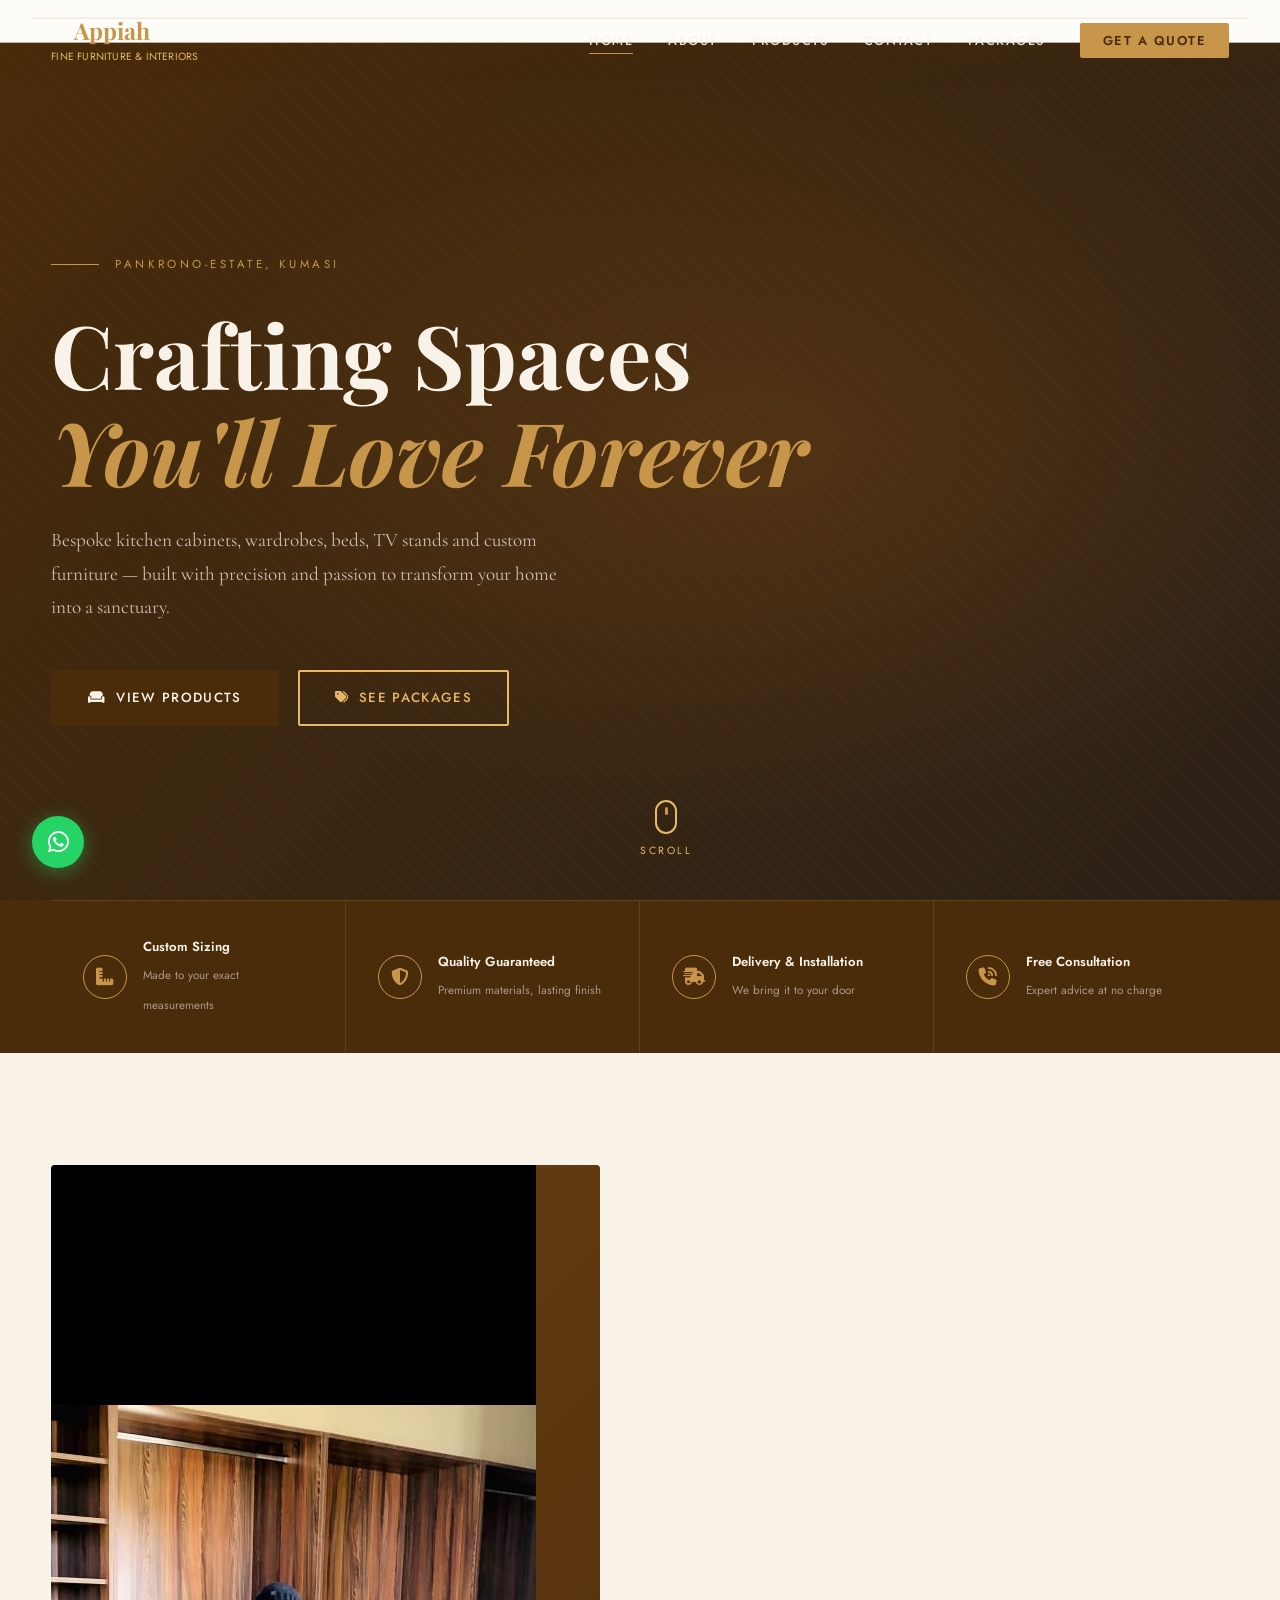
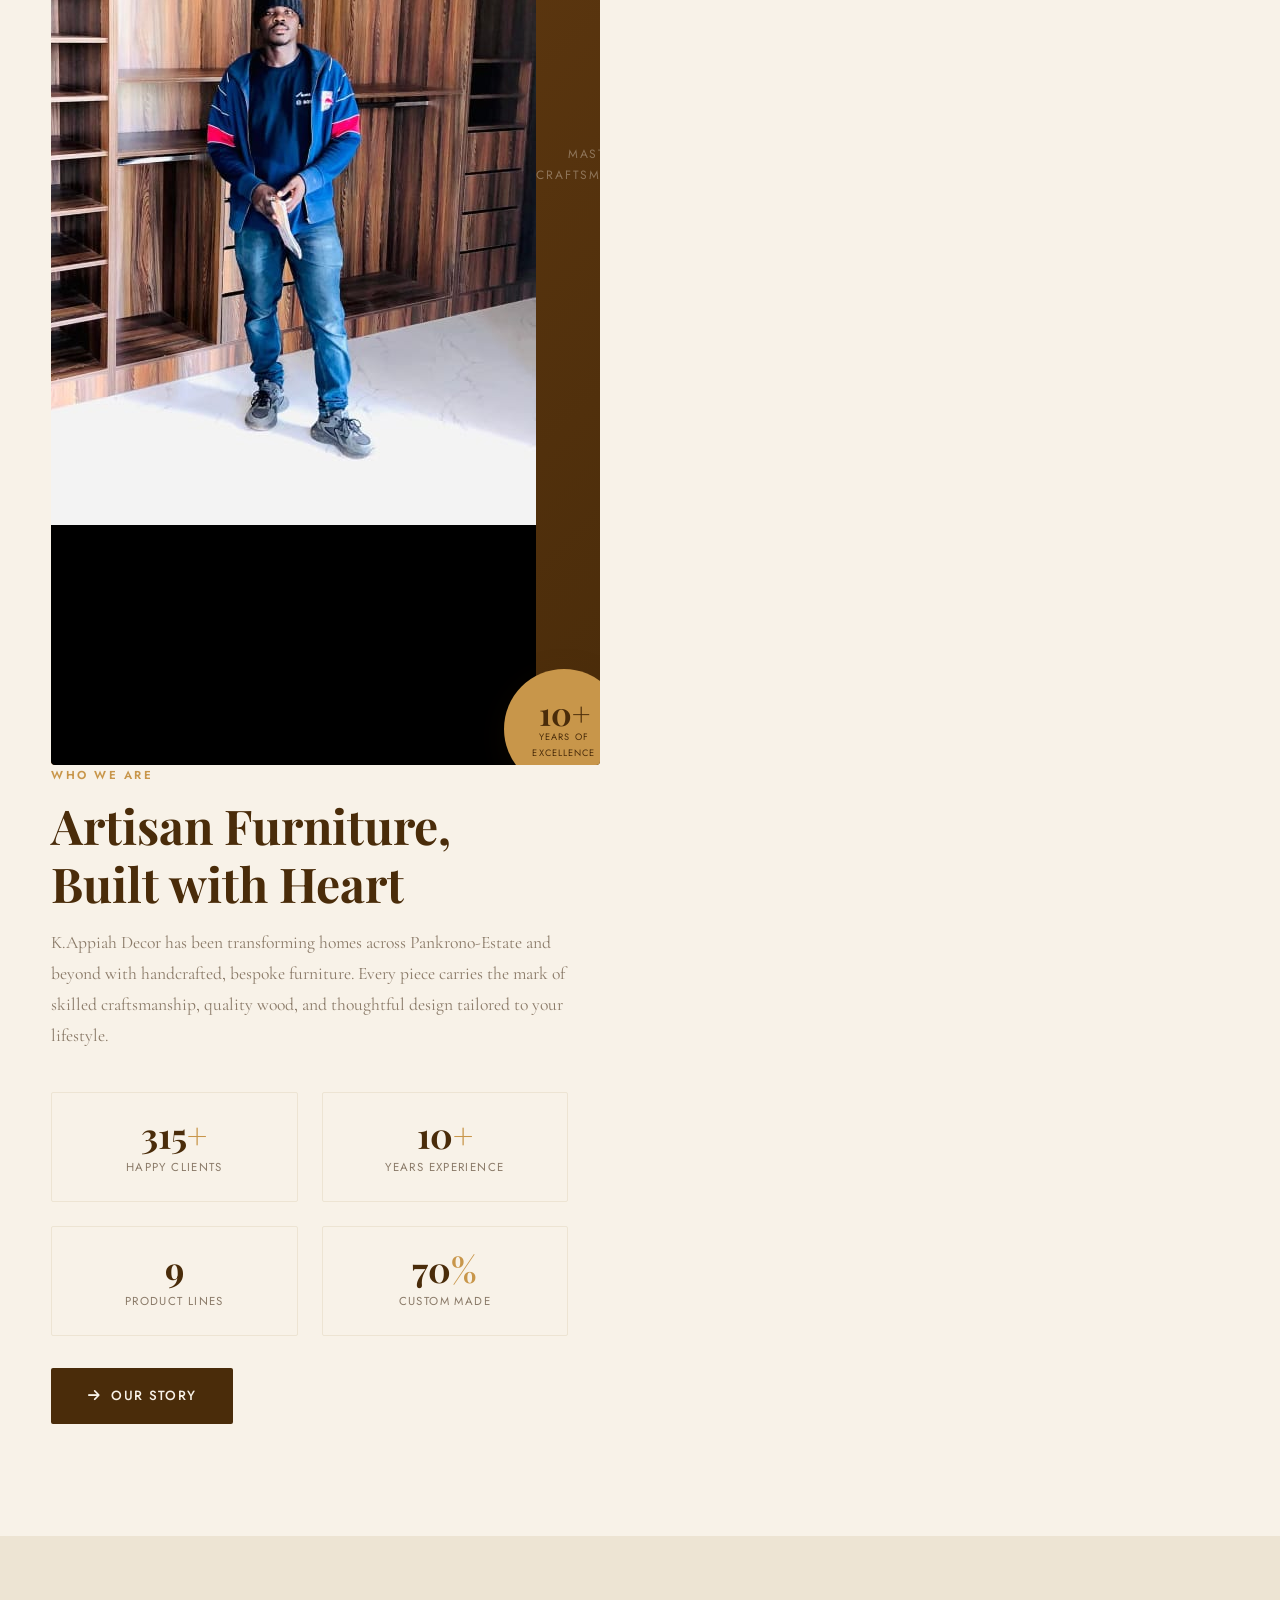
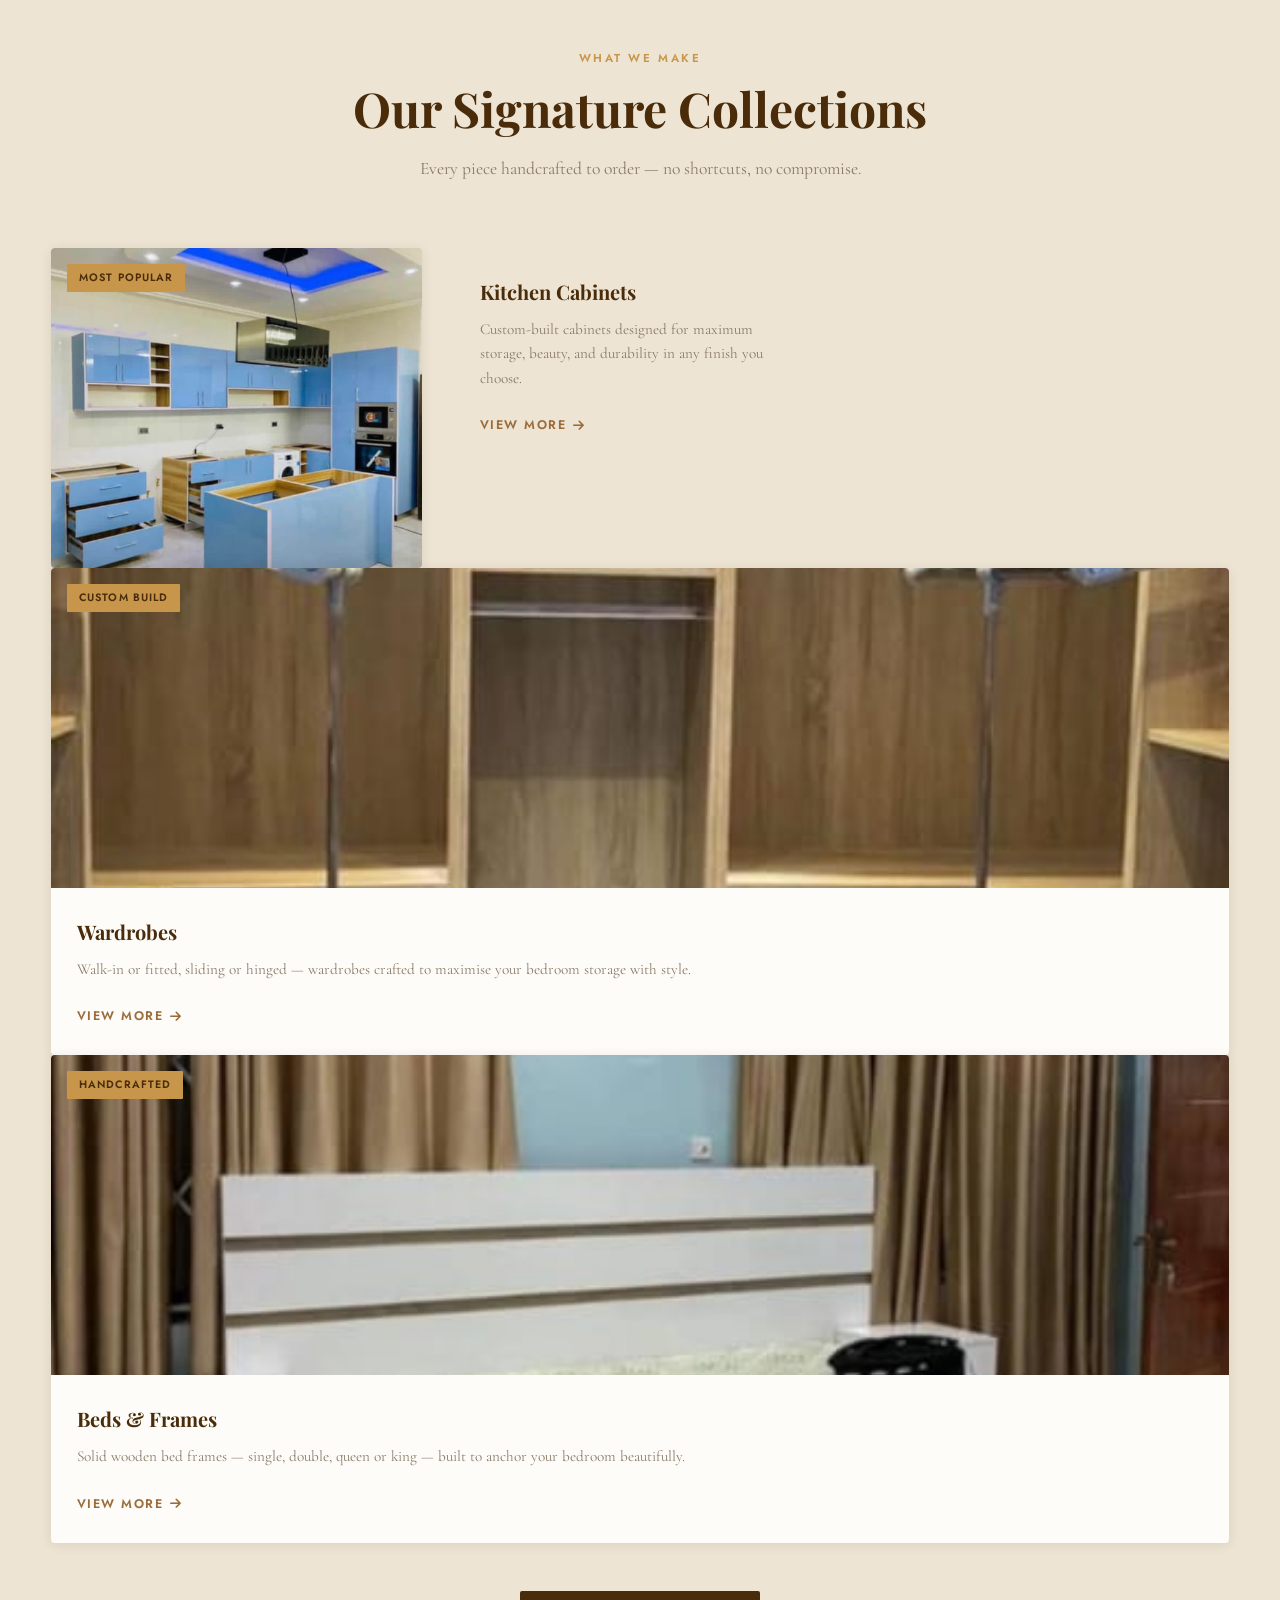
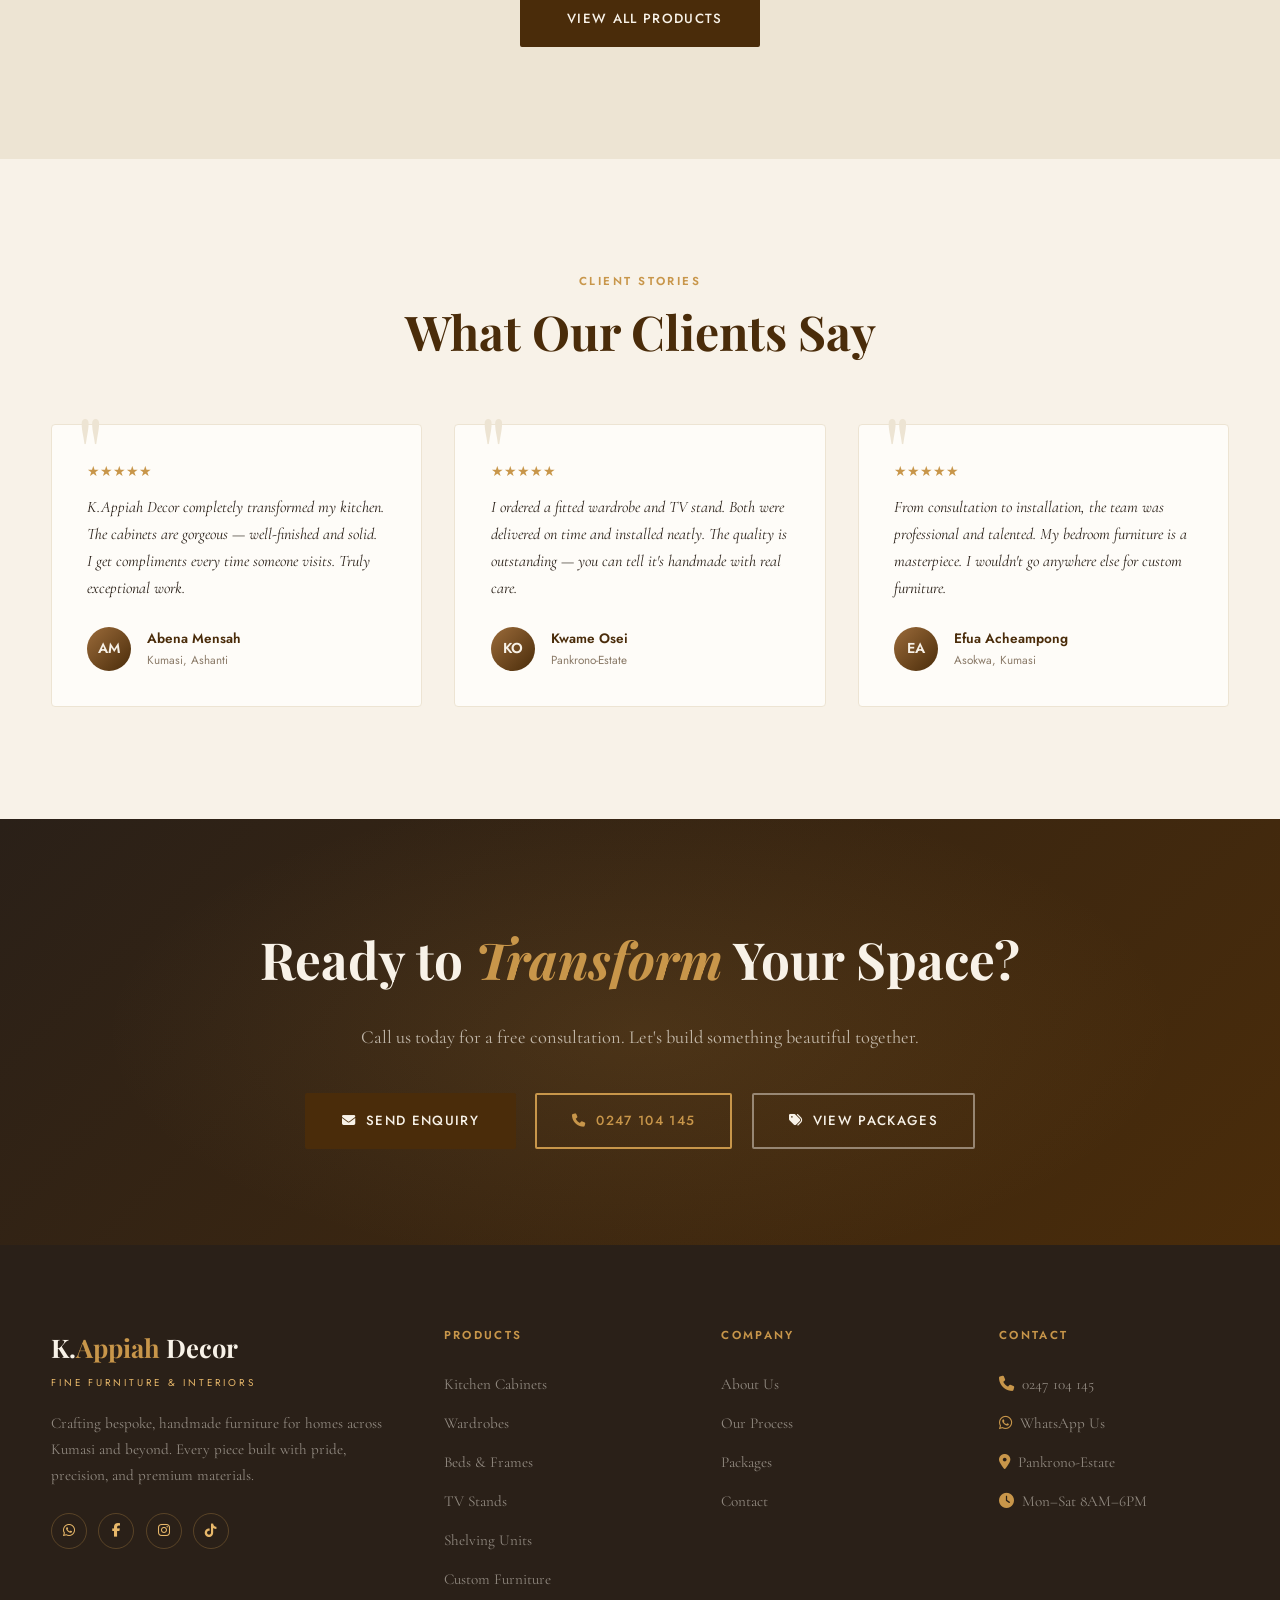
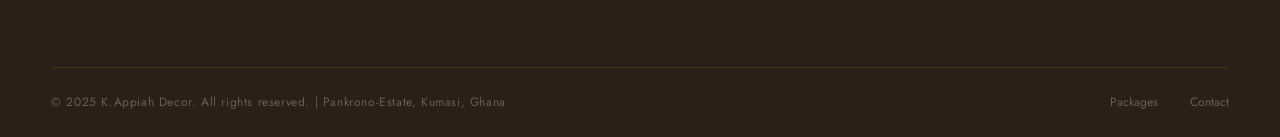
<file: index.html>
<!DOCTYPE html>
<html lang="en">
<head>
  <meta charset="UTF-8" />
  <meta name="viewport" content="width=device-width, initial-scale=1.0"/>
  <title>K.Appiah Decor | Premium Furniture — Pankrono-Estate</title>
  <meta name="description" content="K.Appiah Decor offers bespoke kitchen cabinets, wardrobes, beds, TV stands and custom furniture at Pankrono-Estate. Call 0247104145."/>
  <link rel="icon" type="image/svg+xml" href="data:image/svg+xml,<svg xmlns='http://www.w3.org/2000/svg' viewBox='0 0 100 100'><text y='.9em' font-size='90'>🪵</text></svg>"/>
  <link rel="stylesheet" href="https://cdnjs.cloudflare.com/ajax/libs/font-awesome/6.5.0/css/all.min.css"/>
  <link rel="stylesheet" href="style.css"/>
  <link rel="stylesheet" href="pages.css"/>
</head>
<body>

<!-- PRELOADER -->
<div id="preloader">
  <div class="pre-logo">K.<span>Appiah</span> Decor</div>
  <div class="pre-bar"></div>
</div>

<!-- NAVBAR -->
<nav id="navbar">
  <div class="container nav-inner">
    <a href="index.html" class="nav-logo">
      <span class="nav-logo-main">K.<span>Appiah</span> Decor</span>
      <span class="nav-logo-sub">Fine Furniture &amp; Interiors</span>
    </a>
    <ul class="nav-links">
      <li><a href="index.html"    class="active" data-sec="hero">Home</a></li>
      <li><a href="about.html"    data-sec="about">About</a></li>
      <li><a href="products.html" data-sec="products">Products</a></li>
      <li><a href="contact.html"  data-sec="contact">Contact</a></li>
      <li><a href="packages.html">Packages</a></li>
      <li><a href="contact.html" class="nav-cta">Get a Quote</a></li>
    </ul>
    <div class="nav-toggle" id="navToggle"><span></span><span></span><span></span></div>
  </div>
</nav>
<div class="nav-mobile" id="mobileNav">
  <a href="index.html">Home</a>
  <a href="about.html">About</a>
  <a href="products.html">Products</a>
  <a href="contact.html">Contact</a>
  <a href="packages.html">Packages</a>
  <a href="contact.html">Get a Quote</a>
</div>

<!-- HERO -->
<section id="hero">
  <div class="hero-bg"></div>
  <div class="hero-pattern"></div>
  <div class="container hero-content">
    <div class="hero-eyebrow"><span>Pankrono-Estate, Kumasi</span></div>
    <h1 class="hero-title">
      Crafting Spaces<br/>
      <em>You'll Love Forever</em>
    </h1>
    <p class="hero-desc">
      Bespoke kitchen cabinets, wardrobes, beds, TV stands and custom furniture —
      built with precision and passion to transform your home into a sanctuary.
    </p>
    <div class="hero-actions">
      <a href="products.html" class="btn-primary"><i class="fa-solid fa-couch"></i> View Products</a>
      <a href="packages.html" class="btn-outline" style="color:var(--gold-light);border-color:var(--gold-light);">
        <i class="fa-solid fa-tags"></i> See Packages
      </a>
    </div>
  </div>
  <div class="hero-scroll">
    <div class="scroll-mouse"><div class="scroll-dot"></div></div>
    <span>Scroll</span>
  </div>
</section>

<!-- FEATURES STRIP -->
<div id="features-strip">
  <div class="container">
    <div class="strip-inner">
      <div class="strip-item">
        <div class="strip-icon"><i class="fa-solid fa-ruler-combined"></i></div>
        <div class="strip-text"><strong>Custom Sizing</strong><span>Made to your exact measurements</span></div>
      </div>
      <div class="strip-item">
        <div class="strip-icon"><i class="fa-solid fa-shield-halved"></i></div>
        <div class="strip-text"><strong>Quality Guaranteed</strong><span>Premium materials, lasting finish</span></div>
      </div>
      <div class="strip-item">
        <div class="strip-icon"><i class="fa-solid fa-truck-fast"></i></div>
        <div class="strip-text"><strong>Delivery &amp; Installation</strong><span>We bring it to your door</span></div>
      </div>
      <div class="strip-item">
        <div class="strip-icon"><i class="fa-solid fa-phone-volume"></i></div>
        <div class="strip-text"><strong>Free Consultation</strong><span>Expert advice at no charge</span></div>
      </div>
    </div>
  </div>
</div>

<!-- WELCOME / ABOUT SNIPPET -->
<section id="welcome">
  <div class="container">
    <div class="welcome-grid">
      <div class="welcome-visual reveal">
        <div class="welcome-img">
          <div class="welcome-img-placeholder">
            <div class="welcome-img">
             <img src="master.jpeg" alt="Master Craftmanship" class="welcome-image">
              <div class-"welcome-img-overlay">
            <p>Master Craftsmanship</p>
            </div>
          </div>
        </div>
        <div class="welcome-badge">
          <span class="yr">10+</span>
          <span class="yl">Years of<br/>Excellence</span>
        </div>
      </div>
      <div class="welcome-content">
        <span class="section-label reveal">Who We Are</span>
        <h2 class="section-title reveal rd1">Artisan Furniture,<br/>Built with Heart</h2>
        <p class="section-sub reveal rd2">
          K.Appiah Decor has been transforming homes across Pankrono-Estate and beyond with
          handcrafted, bespoke furniture. Every piece carries the mark of skilled craftsmanship,
          quality wood, and thoughtful design tailored to your lifestyle.
        </p>
        <div class="welcome-stats reveal rd3">
          <div class="stat-box">
            <div class="stat-num" data-count="500" data-suffix="+">0<span>+</span></div>
            <div class="stat-lbl">Happy Clients</div>
          </div>
          <div class="stat-box">
            <div class="stat-num" data-count="10" data-suffix="+">0<span>+</span></div>
            <div class="stat-lbl">Years Experience</div>
          </div>
          <div class="stat-box">
            <div class="stat-num" data-count="9" data-suffix="">0</div>
            <div class="stat-lbl">Product Lines</div>
          </div>
          <div class="stat-box">
            <div class="stat-num" data-count="100" data-suffix="%">0<span>%</span></div>
            <div class="stat-lbl">Custom Made</div>
          </div>
        </div>
        <div style="margin-top:2rem;" class="reveal rd4">
          <a href="about.html" class="btn-primary"><i class="fa-solid fa-arrow-right"></i> Our Story</a>
        </div>
      </div>
    </div>
  </div>
</section>

<!-- FEATURED PRODUCTS -->
<section id="featured">
  <div class="container">
    <div class="featured-header">
      <span class="section-label reveal">What We Make</span>
      <h2 class="section-title reveal rd1">Our Signature Collections</h2>
      <p class="section-sub reveal rd2">Every piece handcrafted to order — no shortcuts, no compromise.</p>
    </div>
    <div class="featured-grid">
      <div class="prod-card reveal">
        <div class="prod-img">
  <img src="kitchen.jpeg" alt="kitchen cabinet" class="prod-image">
</div>
          <span class="prod-tag">Most Popular</span>
        </div>
        <div class="prod-body">
          <h3 class="prod-title">Kitchen Cabinets</h3>
          <p class="prod-desc">Custom-built cabinets designed for maximum storage, beauty, and durability in any finish you choose.</p>
          <a href="products.html" class="prod-link">View More <i class="fa-solid fa-arrow-right"></i></a>
        </div>
      </div>
      <div class="prod-card reveal rd1">
        <div class="prod-img">
           <img src="wardrobe1.jpeg" alt="wardrobes" class="prod-image">
          <span class="prod-tag">Custom Build</span>
        </div>
        <div class="prod-body">
          <h3 class="prod-title">Wardrobes</h3>
          <p class="prod-desc">Walk-in or fitted, sliding or hinged — wardrobes crafted to maximise your bedroom storage with style.</p>
          <a href="products.html" class="prod-link">View More <i class="fa-solid fa-arrow-right"></i></a>
        </div>
      </div>
      <div class="prod-card reveal rd2">
        <div class="prod-img">
           <img src="bed.jpeg" alt="Beds" class="prod-image">
          <span class="prod-tag">Handcrafted</span>
        </div>
        <div class="prod-body">
          <h3 class="prod-title">Beds &amp; Frames</h3>
          <p class="prod-desc">Solid wooden bed frames — single, double, queen or king — built to anchor your bedroom beautifully.</p>
          <a href="products.html" class="prod-link">View More <i class="fa-solid fa-arrow-right"></i></a>
        </div>
      </div>
    </div>
    <div style="text-align:center;margin-top:3rem;" class="reveal">
      <a href="products.html" class="btn-primary"><i class="fa-solid fa-grid-2"></i> View All Products</a>
    </div>
  </div>
</section>

<!-- TESTIMONIALS -->
<section id="testimonials">
  <div class="container">
    <div class="testi-header">
      <span class="section-label reveal">Client Stories</span>
      <h2 class="section-title reveal rd1">What Our Clients Say</h2>
    </div>
    <div class="testi-grid">
      <div class="testi-card reveal">
        <div class="stars">★★★★★</div>
        <p class="testi-text">K.Appiah Decor completely transformed my kitchen. The cabinets are gorgeous — well-finished and solid. I get compliments every time someone visits. Truly exceptional work.</p>
        <div class="testi-author">
          <div class="author-av">AM</div>
          <div><div class="author-name">Abena Mensah</div><div class="author-loc">Kumasi, Ashanti</div></div>
        </div>
      </div>
      <div class="testi-card reveal rd1">
        <div class="stars">★★★★★</div>
        <p class="testi-text">I ordered a fitted wardrobe and TV stand. Both were delivered on time and installed neatly. The quality is outstanding — you can tell it's handmade with real care.</p>
        <div class="testi-author">
          <div class="author-av">KO</div>
          <div><div class="author-name">Kwame Osei</div><div class="author-loc">Pankrono-Estate</div></div>
        </div>
      </div>
      <div class="testi-card reveal rd2">
        <div class="stars">★★★★★</div>
        <p class="testi-text">From consultation to installation, the team was professional and talented. My bedroom furniture is a masterpiece. I wouldn't go anywhere else for custom furniture.</p>
        <div class="testi-author">
          <div class="author-av">EA</div>
          <div><div class="author-name">Efua Acheampong</div><div class="author-loc">Asokwa, Kumasi</div></div>
        </div>
      </div>
    </div>
  </div>
</section>

<!-- HOME CTA -->
<section id="home-cta">
  <div class="container home-cta-inner">
    <h2 class="cta-title reveal">Ready to <em>Transform</em> Your Space?</h2>
    <p class="cta-sub reveal rd1">Call us today for a free consultation. Let's build something beautiful together.</p>
    <div class="cta-actions reveal rd2">
      <a href="contact.html" class="btn-primary"><i class="fa-solid fa-envelope"></i> Send Enquiry</a>
      <a href="tel:0247104145" class="cta-phone"><i class="fa-solid fa-phone"></i> 0247 104 145</a>
      <a href="packages.html" class="btn-outline" style="color:var(--cream);border-color:rgba(248,242,232,0.45);">
        <i class="fa-solid fa-tags"></i> View Packages
      </a>
    </div>
  </div>
</section>

<!-- FOOTER -->
<footer id="footer">
  <div class="container">
    <div class="footer-grid">
      <div>
        <div class="footer-brand-name">K.<span>Appiah</span> Decor</div>
        <div class="footer-brand-tag">Fine Furniture &amp; Interiors</div>
        <p class="footer-about">Crafting bespoke, handmade furniture for homes across Kumasi and beyond. Every piece built with pride, precision, and premium materials.</p>
        <div class="footer-socials">
          <a href="https://wa.me/233247104145" target="_blank" class="social-btn"><i class="fa-brands fa-whatsapp"></i></a>
          <a href="#" class="social-btn"><i class="fa-brands fa-facebook-f"></i></a>
          <a href="#" class="social-btn"><i class="fa-brands fa-instagram"></i></a>
          <a href="#" class="social-btn"><i class="fa-brands fa-tiktok"></i></a>
        </div>
      </div>
      <div class="footer-col">
        <h4 class="footer-col-title">Products</h4>
        <ul>
          <li><a href="products.html">Kitchen Cabinets</a></li>
          <li><a href="products.html">Wardrobes</a></li>
          <li><a href="products.html">Beds &amp; Frames</a></li>
          <li><a href="products.html">TV Stands</a></li>
          <li><a href="products.html">Shelving Units</a></li>
          <li><a href="products.html">Custom Furniture</a></li>
        </ul>
      </div>
      <div class="footer-col">
        <h4 class="footer-col-title">Company</h4>
        <ul>
          <li><a href="about.html">About Us</a></li>
          <li><a href="about.html#about-process">Our Process</a></li>
          <li><a href="packages.html">Packages</a></li>
          <li><a href="contact.html">Contact</a></li>
        </ul>
      </div>
      <div class="footer-col">
        <h4 class="footer-col-title">Contact</h4>
        <ul>
          <li><a href="tel:0247104145"><i class="fa-solid fa-phone" style="color:var(--gold);margin-right:.5rem"></i>0247 104 145</a></li>
          <li><a href="https://wa.me/233247104145" target="_blank"><i class="fa-brands fa-whatsapp" style="color:var(--gold);margin-right:.5rem"></i>WhatsApp Us</a></li>
          <li><a href="contact.html"><i class="fa-solid fa-location-dot" style="color:var(--gold);margin-right:.5rem"></i>Pankrono-Estate</a></li>
          <li><a href="contact.html"><i class="fa-solid fa-clock" style="color:var(--gold);margin-right:.5rem"></i>Mon–Sat 8AM–6PM</a></li>
        </ul>
      </div>
    </div>
    <div class="footer-bottom">
      <p class="footer-copy">&copy; 2025 K.Appiah Decor. All rights reserved. | Pankrono-Estate, Kumasi, Ghana</p>
      <div class="footer-bottom-links">
        <a href="packages.html">Packages</a>
        <a href="contact.html">Contact</a>
      </div>
    </div>
  </div>
</footer>

<button id="wa-float" aria-label="WhatsApp"><i class="fa-brands fa-whatsapp"></i></button>
<button id="back-top" aria-label="Back to top"><i class="fa-solid fa-arrow-up"></i></button>
<script src="main.js"></script>
</body>
</html>
</file>
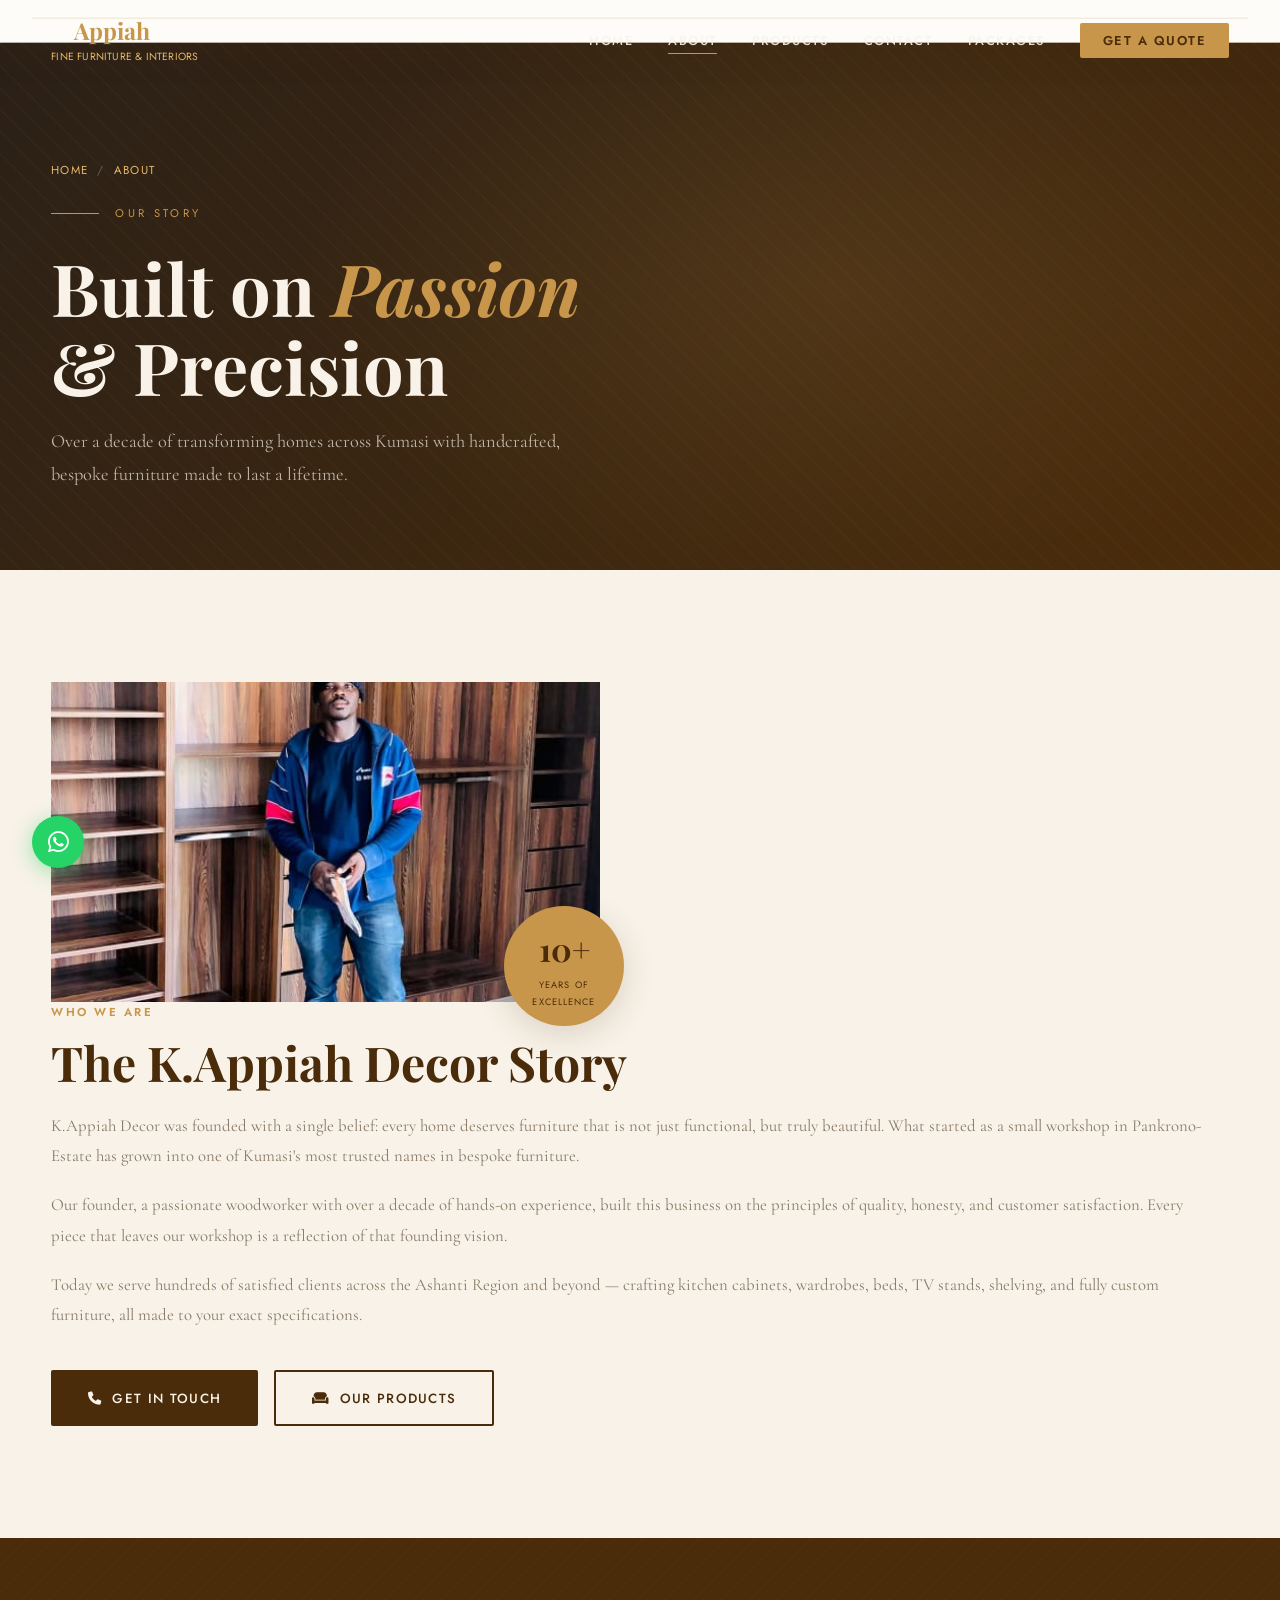
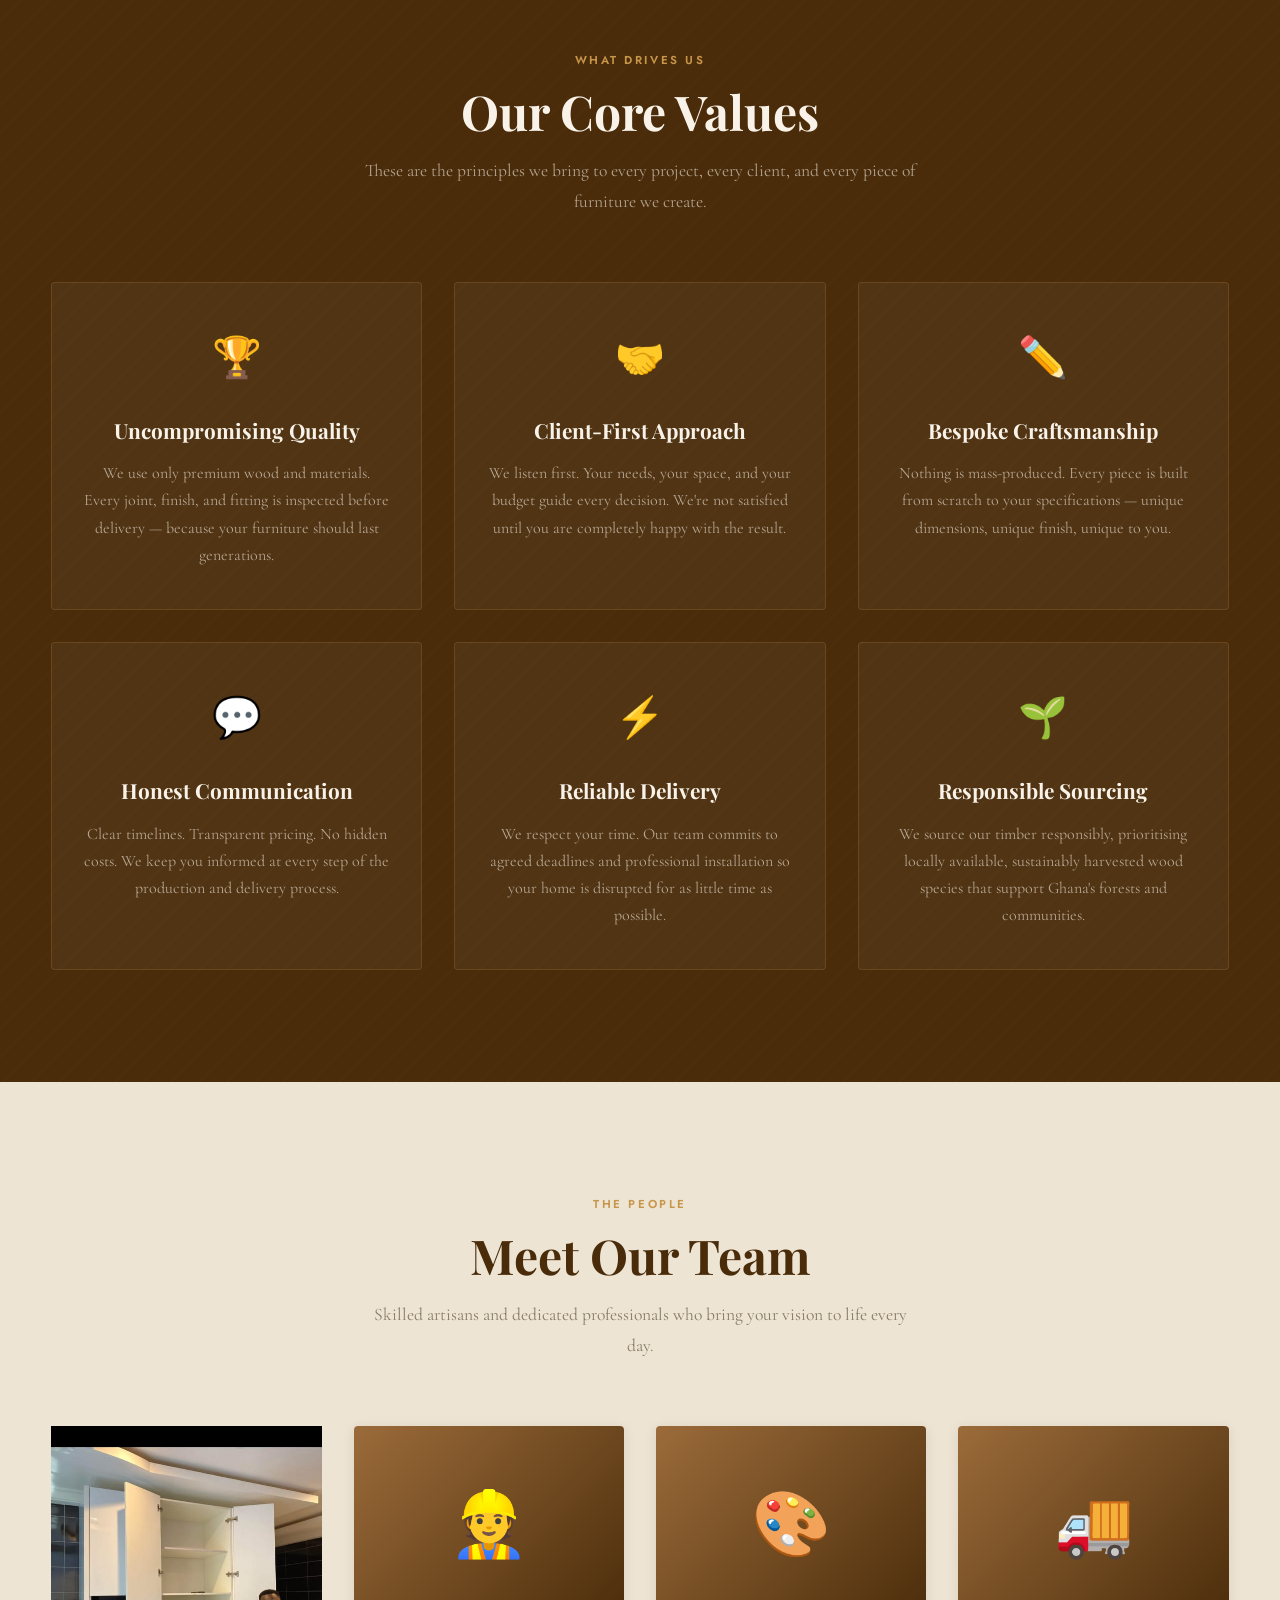
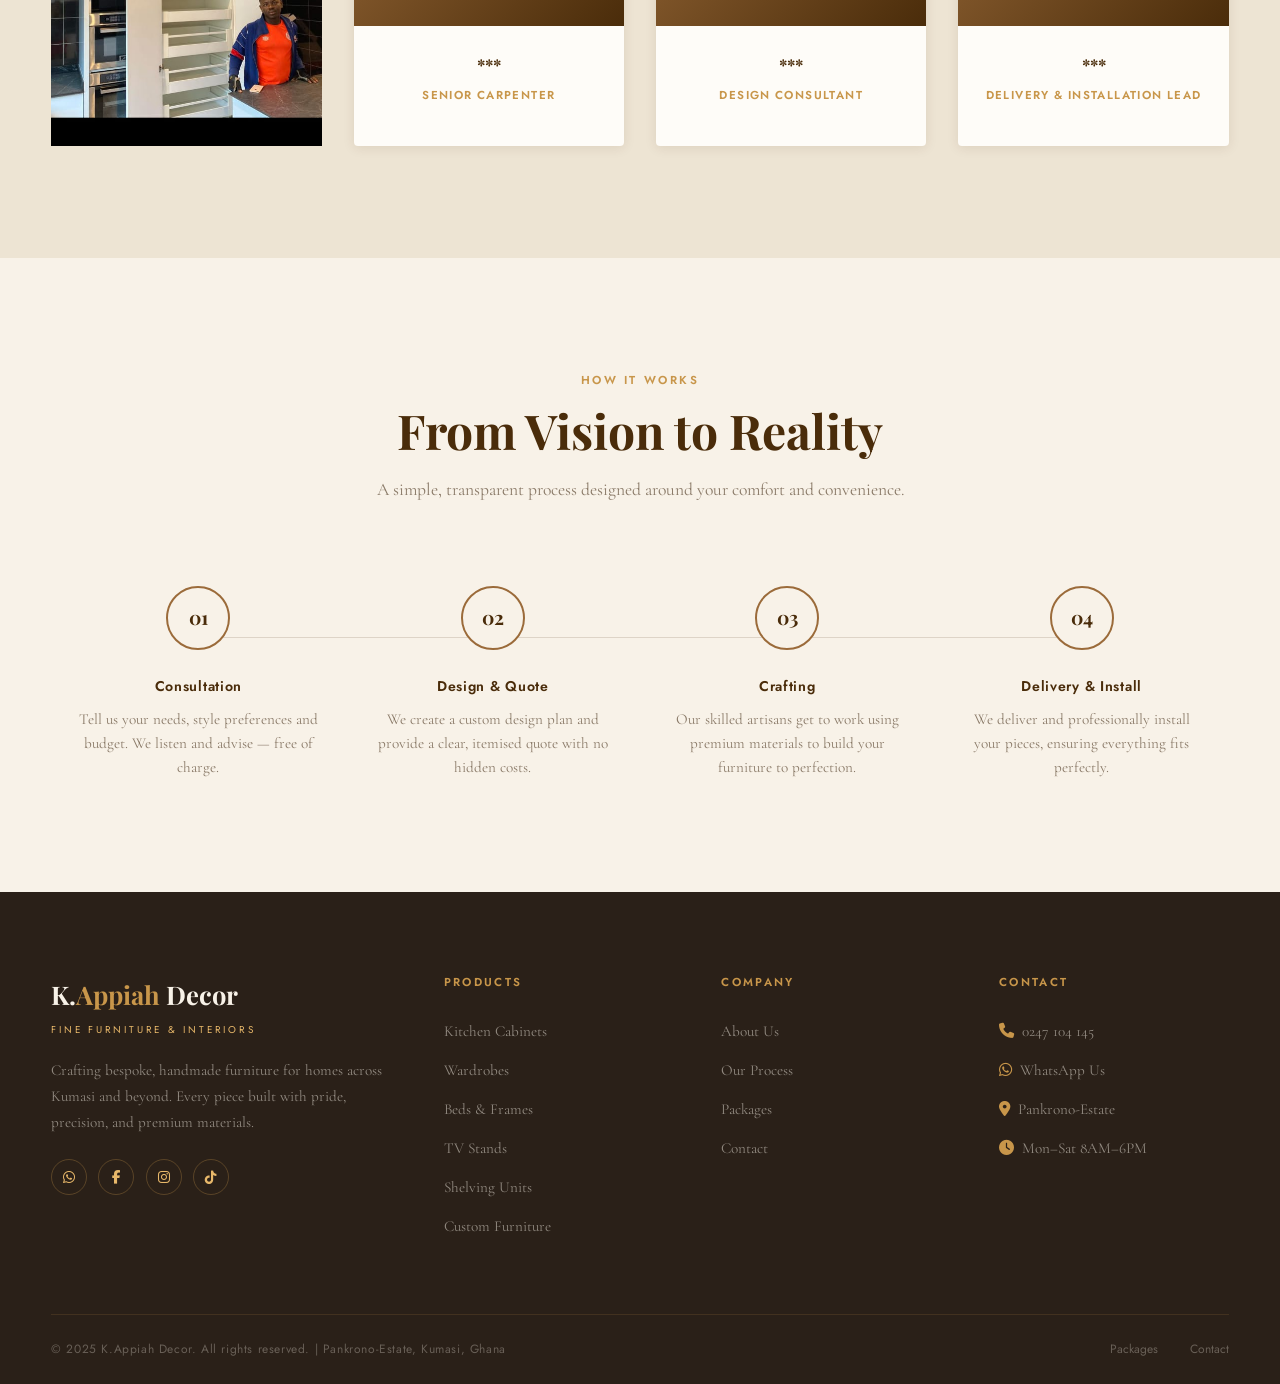
<file: about.html>
<!DOCTYPE html>
<html lang="en">
<head>
  <meta charset="UTF-8"/>
  <meta name="viewport" content="width=device-width, initial-scale=1.0"/>
  <title>About Us | K.Appiah Decor</title>
  <meta name="description" content="Learn the story behind K.Appiah Decor — our craftsmanship, values, team, and process. Based at Pankrono-Estate, Kumasi."/>
  <link rel="icon" type="image/svg+xml" href="data:image/svg+xml,<svg xmlns='http://www.w3.org/2000/svg' viewBox='0 0 100 100'><text y='.9em' font-size='90'>🪵</text></svg>"/>
  <link rel="stylesheet" href="https://cdnjs.cloudflare.com/ajax/libs/font-awesome/6.5.0/css/all.min.css"/>
  <link rel="stylesheet" href="style.css"/>
  <link rel="stylesheet" href="pages.css"/>
</head>
<body>


<nav id="navbar">
  <div class="container nav-inner">
    <a href="index.html" class="nav-logo">
      <span class="nav-logo-main">K.<span>Appiah</span> Decor</span>
      <span class="nav-logo-sub">Fine Furniture &amp; Interiors</span>
    </a>
    <ul class="nav-links">
      <li><a href="index.html">Home</a></li>
      <li><a href="about.html" class="active">About</a></li>
      <li><a href="products.html">Products</a></li>
      <li><a href="contact.html">Contact</a></li>
      <li><a href="packages.html">Packages</a></li>
      <li><a href="contact.html" class="nav-cta">Get a Quote</a></li>
    </ul>
    <div class="nav-toggle" id="navToggle"><span></span><span></span><span></span></div>
  </div>
</nav>
<div class="nav-mobile" id="mobileNav">
  <a href="index.html">Home</a>
  <a href="about.html">About</a>
  <a href="products.html">Products</a>
  <a href="contact.html">Contact</a>
  <a href="packages.html">Packages</a>
  <a href="contact.html">Get a Quote</a>
</div>

<!-- PAGE HERO -->
<section class="page-hero">
  <div class="container">
    <div class="page-hero-inner">
      <div class="breadcrumb">
        <a href="index.html">Home</a><span>/</span><span style="color:var(--gold-light)">About</span>
      </div>
      <div class="page-hero-eyebrow"><span>Our Story</span></div>
      <h1 class="page-hero-title">Built on <em>Passion</em><br/>& Precision</h1>
      <p class="page-hero-sub">Over a decade of transforming homes across Kumasi with handcrafted, bespoke furniture made to last a lifetime.</p>
    </div>
  </div>
</section>

<!-- OUR STORY -->
<section id="about-story">
  <div class="container">
    <div class="story-grid">
      <div class="reveal">
        <div class="prod-img">
     <img src="master.jpeg" alt="founder" class="prod-image">
      </div>
       
          <div class="story-badge"><span class="yr">10+</span><span class="yl">Years of<br/>Excellence</span></div>
        </div>
      </div>
      <div class="story-content">
        <span class="section-label reveal">Who We Are</span>
        <h2 class="section-title reveal rd1">The K.Appiah Decor Story</h2>
        <p class="reveal rd2">K.Appiah Decor was founded with a single belief: every home deserves furniture that is not just functional, but truly beautiful. What started as a small workshop in Pankrono-Estate has grown into one of Kumasi's most trusted names in bespoke furniture.</p>
        <p class="reveal rd3">Our founder, a passionate woodworker with over a decade of hands-on experience, built this business on the principles of quality, honesty, and customer satisfaction. Every piece that leaves our workshop is a reflection of that founding vision.</p>
        <p class="reveal rd4">Today we serve hundreds of satisfied clients across the Ashanti Region and beyond — crafting kitchen cabinets, wardrobes, beds, TV stands, shelving, and fully custom furniture, all made to your exact specifications.</p>
        <div style="margin-top:2.5rem;display:flex;gap:1rem;flex-wrap:wrap;" class="reveal">
          <a href="contact.html" class="btn-primary"><i class="fa-solid fa-phone"></i> Get in Touch</a>
          <a href="products.html" class="btn-outline"><i class="fa-solid fa-couch"></i> Our Products</a>
        </div>
      </div>
    </div>
  </div>
</section>

<!-- VALUES -->
<section id="about-values">
  <div class="container">
    <div class="values-header">
      <span class="section-label reveal">What Drives Us</span>
      <h2 class="section-title reveal rd1">Our Core Values</h2>
      <p class="section-sub reveal rd2">These are the principles we bring to every project, every client, and every piece of furniture we create.</p>
    </div>
    <div class="values-grid">
      <div class="value-card reveal">
        <div class="value-icon">🏆</div>
        <h3 class="value-title">Uncompromising Quality</h3>
        <p class="value-desc">We use only premium wood and materials. Every joint, finish, and fitting is inspected before delivery — because your furniture should last generations.</p>
      </div>
      <div class="value-card reveal rd1">
        <div class="value-icon">🤝</div>
        <h3 class="value-title">Client-First Approach</h3>
        <p class="value-desc">We listen first. Your needs, your space, and your budget guide every decision. We're not satisfied until you are completely happy with the result.</p>
      </div>
      <div class="value-card reveal rd2">
        <div class="value-icon">✏️</div>
        <h3 class="value-title">Bespoke Craftsmanship</h3>
        <p class="value-desc">Nothing is mass-produced. Every piece is built from scratch to your specifications — unique dimensions, unique finish, unique to you.</p>
      </div>
      <div class="value-card reveal">
        <div class="value-icon">💬</div>
        <h3 class="value-title">Honest Communication</h3>
        <p class="value-desc">Clear timelines. Transparent pricing. No hidden costs. We keep you informed at every step of the production and delivery process.</p>
      </div>
      <div class="value-card reveal rd1">
        <div class="value-icon">⚡</div>
        <h3 class="value-title">Reliable Delivery</h3>
        <p class="value-desc">We respect your time. Our team commits to agreed deadlines and professional installation so your home is disrupted for as little time as possible.</p>
      </div>
      <div class="value-card reveal rd2">
        <div class="value-icon">🌱</div>
        <h3 class="value-title">Responsible Sourcing</h3>
        <p class="value-desc">We source our timber responsibly, prioritising locally available, sustainably harvested wood species that support Ghana's forests and communities.</p>
      </div>
    </div>
  </div>
</section>

<!-- TEAM -->
<section id="about-team">
  <div class="container">
    <div class="team-header">
      <span class="section-label reveal">The People</span>
      <h2 class="section-title reveal rd1">Meet Our Team</h2>
      <p class="section-sub reveal rd2" style="margin-inline:auto;">Skilled artisans and dedicated professionals who bring your vision to life every day.</p>
    </div>
    <div class="team-grid">
      <div class="prod-img">
     <img src="wardrobe3.jpeg" alt="founder" class="prod-image">
      
        <div class="team-body">
          <div class="team-name">K. Appiah</div>
          <div class="team-role">Founder &amp; Master Craftsman</div>
        </div>
      </div>
      <div class="team-card reveal rd1">
        <div class="team-avatar">👷</div>
        <div class="team-body">
          <div class="team-name">***</div>
          <div class="team-role">Senior Carpenter</div>
        </div>
      </div>
      <div class="team-card reveal rd2">
        <div class="team-avatar">🎨</div>
        <div class="team-body">
          <div class="team-name">***</div>
          <div class="team-role">Design Consultant</div>
        </div>
      </div>
      <div class="team-card reveal rd3">
        <div class="team-avatar">🚚</div>
        <div class="team-body">
          <div class="team-name">***</div>
          <div class="team-role">Delivery &amp; Installation Lead</div>
        </div>
      </div>
    </div>
  </div>
</section>

<!-- OUR PROCESS -->
<section id="about-process">
  <div class="container">
    <div class="process-header">
      <span class="section-label reveal">How It Works</span>
      <h2 class="section-title reveal rd1">From Vision to Reality</h2>
      <p class="section-sub reveal rd2" style="margin-inline:auto;">A simple, transparent process designed around your comfort and convenience.</p>
    </div>
    <div class="process-steps">
      <div class="proc-step reveal">
        <div class="proc-num">01</div>
        <h3 class="proc-title">Consultation</h3>
        <p class="proc-desc">Tell us your needs, style preferences and budget. We listen and advise — free of charge.</p>
      </div>
      <div class="proc-step reveal rd1">
        <div class="proc-num">02</div>
        <h3 class="proc-title">Design &amp; Quote</h3>
        <p class="proc-desc">We create a custom design plan and provide a clear, itemised quote with no hidden costs.</p>
      </div>
      <div class="proc-step reveal rd2">
        <div class="proc-num">03</div>
        <h3 class="proc-title">Crafting</h3>
        <p class="proc-desc">Our skilled artisans get to work using premium materials to build your furniture to perfection.</p>
      </div>
      <div class="proc-step reveal rd3">
        <div class="proc-num">04</div>
        <h3 class="proc-title">Delivery &amp; Install</h3>
        <p class="proc-desc">We deliver and professionally install your pieces, ensuring everything fits perfectly.</p>
      </div>
    </div>
  </div>
</section>

<!-- FOOTER -->
<footer id="footer">
  <div class="container">
    <div class="footer-grid">
      <div>
        <div class="footer-brand-name">K.<span>Appiah</span> Decor</div>
        <div class="footer-brand-tag">Fine Furniture &amp; Interiors</div>
        <p class="footer-about">Crafting bespoke, handmade furniture for homes across Kumasi and beyond. Every piece built with pride, precision, and premium materials.</p>
        <div class="footer-socials">
          <a href="https://wa.me/233247104145" target="_blank" class="social-btn"><i class="fa-brands fa-whatsapp"></i></a>
          <a href="#" class="social-btn"><i class="fa-brands fa-facebook-f"></i></a>
          <a href="#" class="social-btn"><i class="fa-brands fa-instagram"></i></a>
          <a href="#" class="social-btn"><i class="fa-brands fa-tiktok"></i></a>
        </div>
      </div>
      <div class="footer-col">
        <h4 class="footer-col-title">Products</h4>
        <ul>
          <li><a href="products.html">Kitchen Cabinets</a></li>
          <li><a href="products.html">Wardrobes</a></li>
          <li><a href="products.html">Beds &amp; Frames</a></li>
          <li><a href="products.html">TV Stands</a></li>
          <li><a href="products.html">Shelving Units</a></li>
          <li><a href="products.html">Custom Furniture</a></li>
        </ul>
      </div>
      <div class="footer-col">
        <h4 class="footer-col-title">Company</h4>
        <ul>
          <li><a href="about.html">About Us</a></li>
          <li><a href="about.html#about-process">Our Process</a></li>
          <li><a href="packages.html">Packages</a></li>
          <li><a href="contact.html">Contact</a></li>
        </ul>
      </div>
      <div class="footer-col">
        <h4 class="footer-col-title">Contact</h4>
        <ul>
          <li><a href="tel:0247104145"><i class="fa-solid fa-phone" style="color:var(--gold);margin-right:.5rem"></i>0247 104 145</a></li>
          <li><a href="https://wa.me/233247104145" target="_blank"><i class="fa-brands fa-whatsapp" style="color:var(--gold);margin-right:.5rem"></i>WhatsApp Us</a></li>
          <li><a href="contact.html"><i class="fa-solid fa-location-dot" style="color:var(--gold);margin-right:.5rem"></i>Pankrono-Estate</a></li>
          <li><a href="contact.html"><i class="fa-solid fa-clock" style="color:var(--gold);margin-right:.5rem"></i>Mon–Sat 8AM–6PM</a></li>
        </ul>
      </div>
    </div>
    <div class="footer-bottom">
      <p class="footer-copy">&copy; 2025 K.Appiah Decor. All rights reserved. | Pankrono-Estate, Kumasi, Ghana</p>
      <div class="footer-bottom-links"><a href="packages.html">Packages</a><a href="contact.html">Contact</a></div>
    </div>
  </div>
</footer>

<button id="wa-float" aria-label="WhatsApp"><i class="fa-brands fa-whatsapp"></i></button>
<button id="back-top" aria-label="Back to top"><i class="fa-solid fa-arrow-up"></i></button>
<script src="main.js"></script>
</body>
</html>
</file>
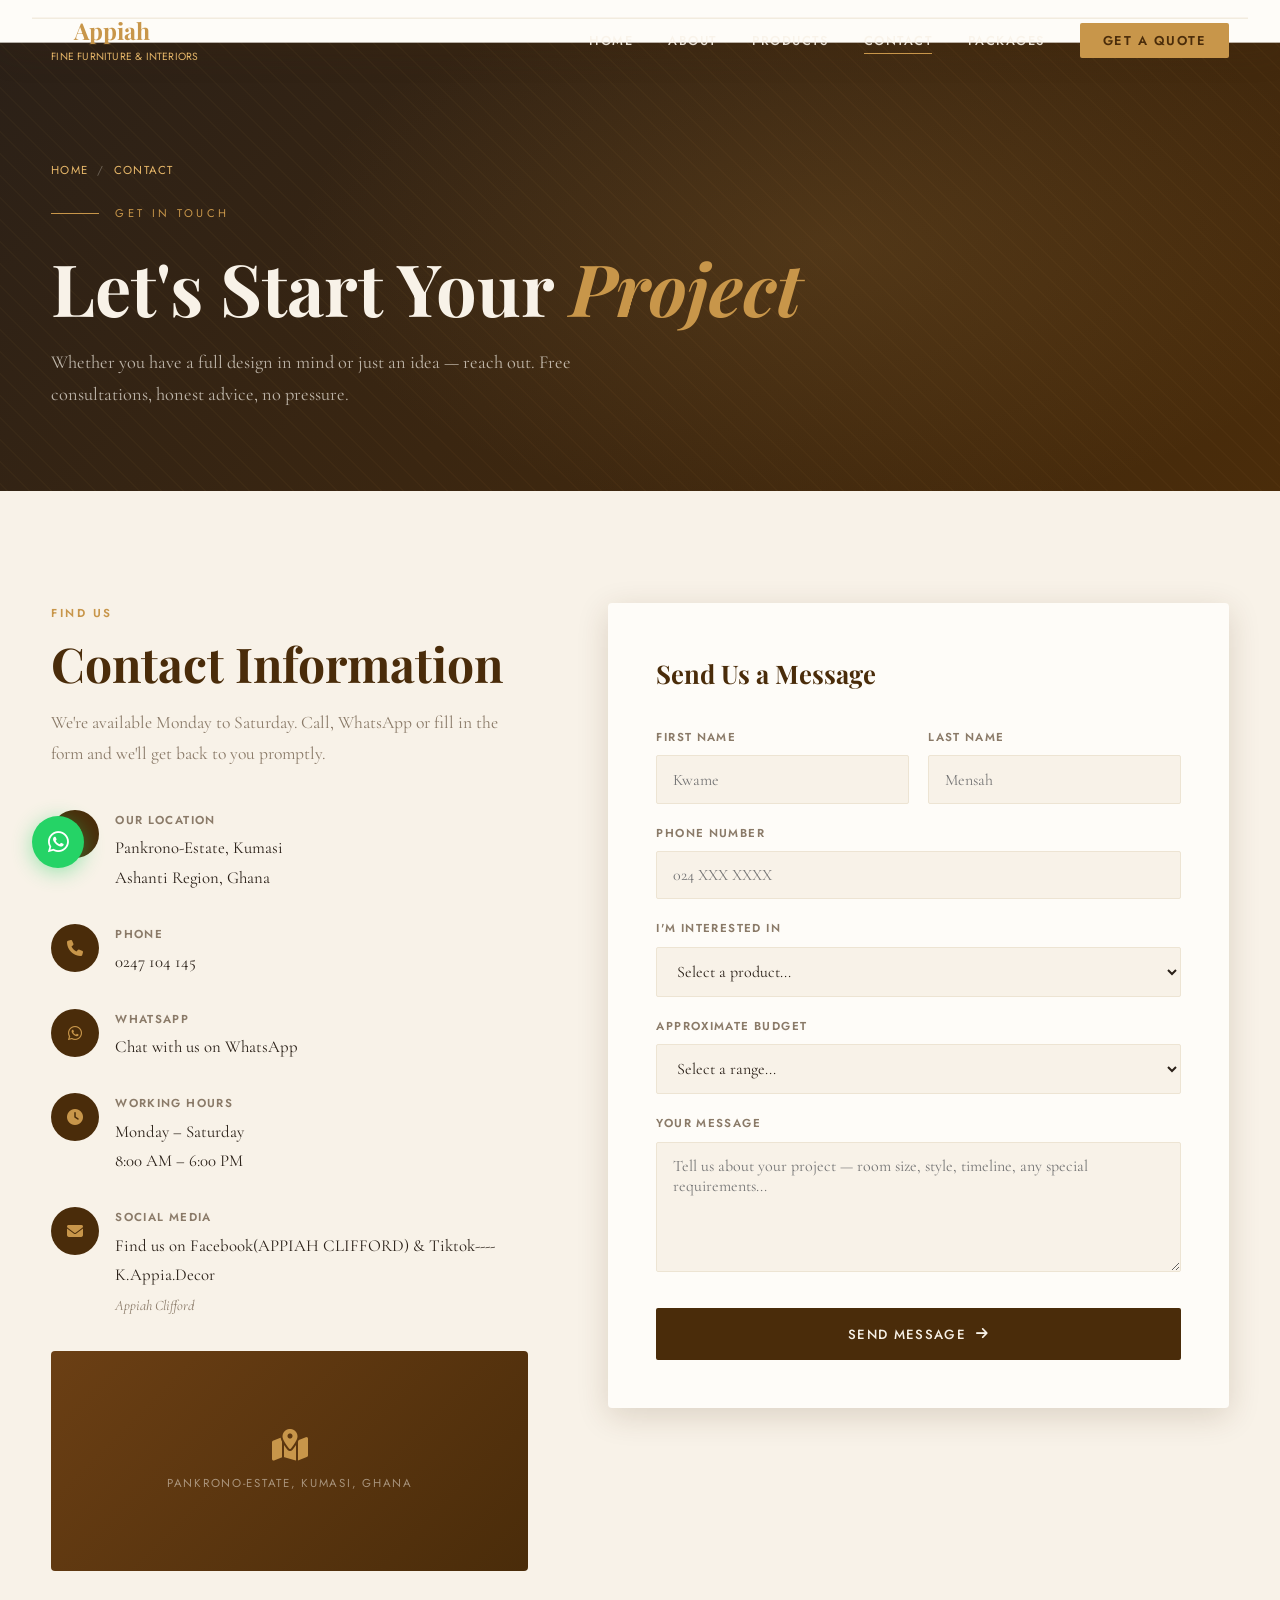
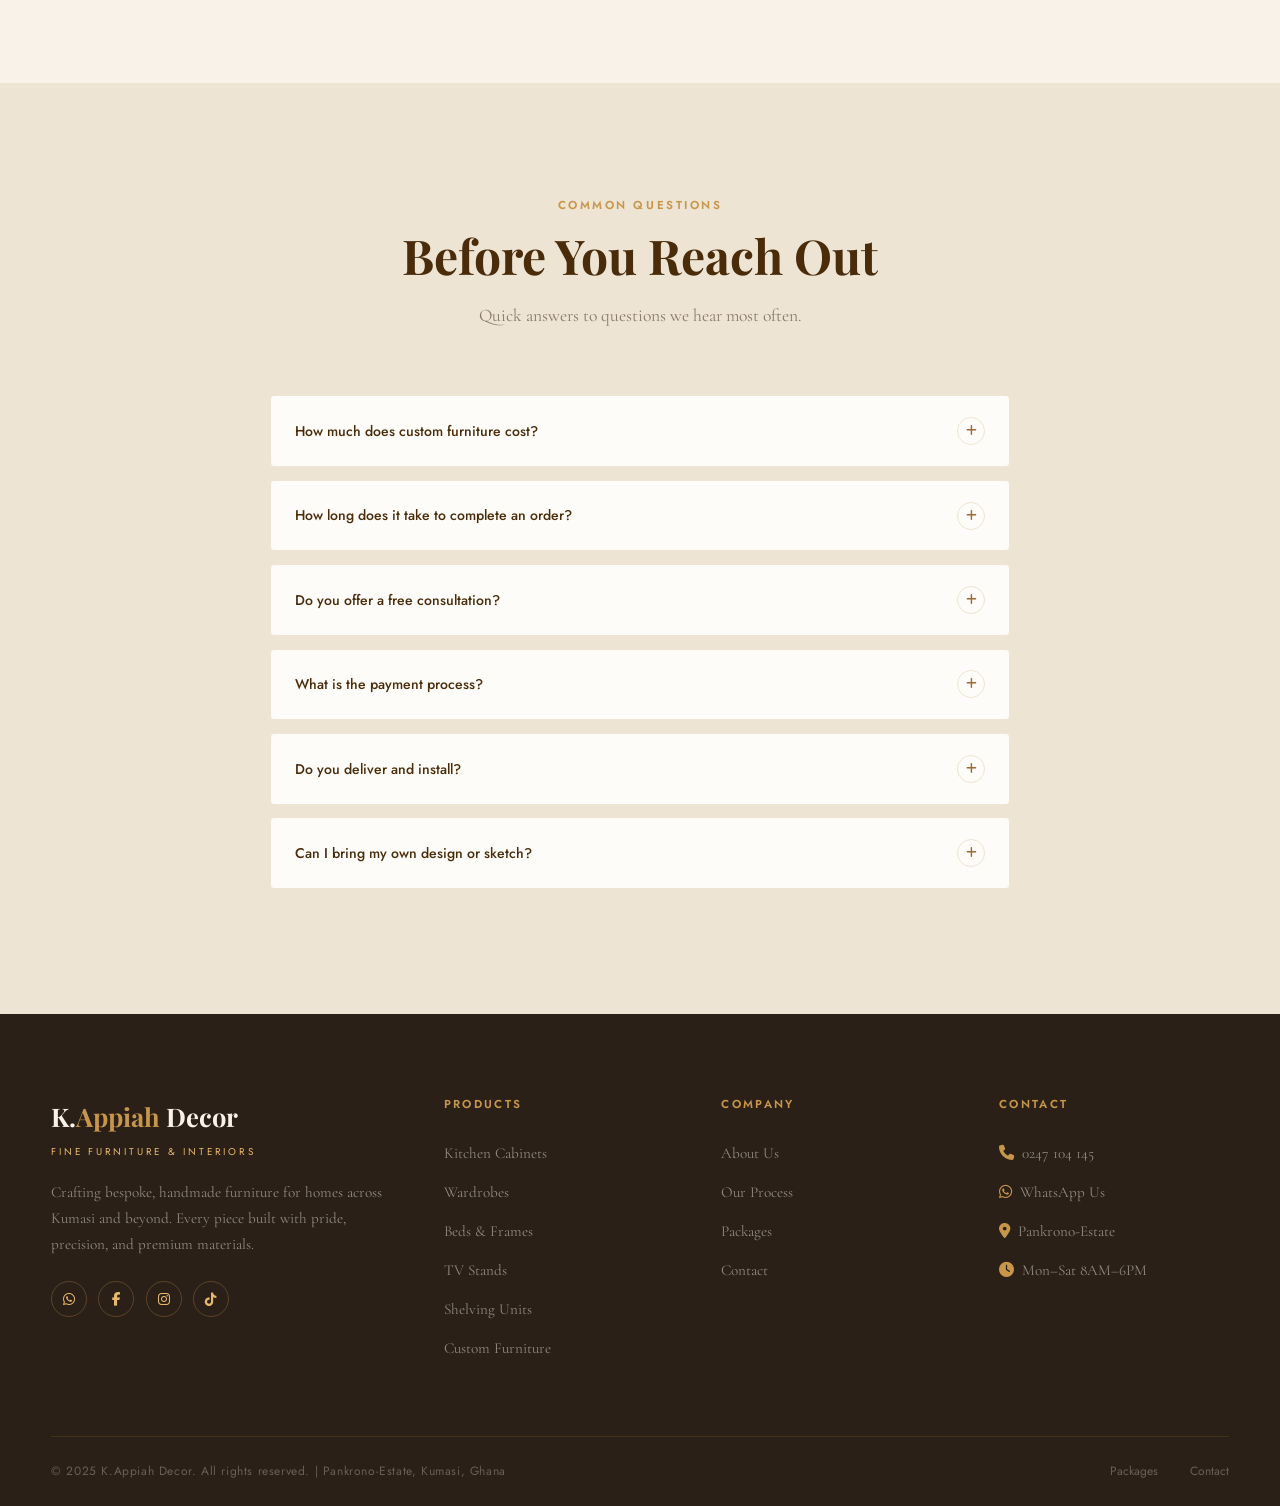
<file: contact.html>
<!DOCTYPE html>
<html lang="en">
<head>
  <meta charset="UTF-8"/>
  <meta name="viewport" content="width=device-width, initial-scale=1.0"/>
  <title>Contact Us | K.Appiah Decor</title>
  <meta name="description" content="Get in touch with K.Appiah Decor. Located at Pankrono-Estate, Kumasi. Call 0247104145 or send a message for a free consultation."/>
  <link rel="icon" type="image/svg+xml" href="data:image/svg+xml,<svg xmlns='http://www.w3.org/2000/svg' viewBox='0 0 100 100'><text y='.9em' font-size='90'>🪵</text></svg>"/>
  <link rel="stylesheet" href="https://cdnjs.cloudflare.com/ajax/libs/font-awesome/6.5.0/css/all.min.css"/>
  <link rel="stylesheet" href="style.css"/>
  <link rel="stylesheet" href="pages.css"/>
</head>
<body>



<nav id="navbar">
  <div class="container nav-inner">
    <a href="index.html" class="nav-logo">
      <span class="nav-logo-main">K.<span>Appiah</span> Decor</span>
      <span class="nav-logo-sub">Fine Furniture &amp; Interiors</span>
    </a>
    <ul class="nav-links">
      <li><a href="index.html">Home</a></li>
      <li><a href="about.html">About</a></li>
      <li><a href="products.html">Products</a></li>
      <li><a href="contact.html" class="active">Contact</a></li>
      <li><a href="packages.html">Packages</a></li>
      <li><a href="contact.html" class="nav-cta">Get a Quote</a></li>
    </ul>
    <div class="nav-toggle" id="navToggle"><span></span><span></span><span></span></div>
  </div>
</nav>
<div class="nav-mobile" id="mobileNav">
  <a href="index.html">Home</a>
  <a href="about.html">About</a>
  <a href="products.html">Products</a>
  <a href="contact.html">Contact</a>
  <a href="packages.html">Packages</a>
  <a href="contact.html">Get a Quote</a>
</div>

<!-- PAGE HERO -->
<section class="page-hero">
  <div class="container">
    <div class="page-hero-inner">
      <div class="breadcrumb">
        <a href="index.html">Home</a><span>/</span><span style="color:var(--gold-light)">Contact</span>
      </div>
      <div class="page-hero-eyebrow"><span>Get In Touch</span></div>
      <h1 class="page-hero-title">Let's Start Your <em>Project</em></h1>
      <p class="page-hero-sub">Whether you have a full design in mind or just an idea — reach out. Free consultations, honest advice, no pressure.</p>
    </div>
  </div>
</section>

<!-- CONTACT MAIN -->
<section id="contact-main">
  <div class="container">
    <div class="contact-grid">

      <!-- Info Column -->
      <div class="contact-info-col">
        <span class="section-label reveal">Find Us</span>
        <h2 class="section-title reveal rd1">Contact Information</h2>
        <p class="section-sub reveal rd2">We're available Monday to Saturday. Call, WhatsApp or fill in the form and we'll get back to you promptly.</p>

        <div class="contact-detail reveal rd2">
          <div class="cd-icon"><i class="fa-solid fa-location-dot"></i></div>
          <div>
            <div class="cd-label">Our Location</div>
            <div class="cd-value">Pankrono-Estate, Kumasi<br/>Ashanti Region, Ghana</div>
          </div>
        </div>

        <div class="contact-detail reveal rd3">
          <div class="cd-icon"><i class="fa-solid fa-phone"></i></div>
          <div>
            <div class="cd-label">Phone</div>
            <div class="cd-value"><a href="tel:0247104145">0247 104 145</a></div>
          </div>
        </div>

        <div class="contact-detail reveal rd3">
          <div class="cd-icon"><i class="fa-brands fa-whatsapp"></i></div>
          <div>
            <div class="cd-label">WhatsApp</div>
            <div class="cd-value"><a href="https://wa.me/233247104145" target="_blank">Chat with us on WhatsApp</a></div>
          </div>
        </div>

        <div class="contact-detail reveal rd4">
          <div class="cd-icon"><i class="fa-solid fa-clock"></i></div>
          <div>
            <div class="cd-label">Working Hours</div>
            <div class="cd-value">Monday – Saturday<br/>8:00 AM – 6:00 PM</div>
          </div>
        </div>

        <div class="contact-detail reveal rd4">
          <div class="cd-icon"><i class="fa-solid fa-envelope"></i></div>
          <div>
            <div class="cd-label">Social Media</div>
            <div class="cd-value">Find us on Facebook(APPIAH CLIFFORD) &amp; Tiktok----  K.Appia.Decor <br/><em style="font-size:.9rem;color:var(--warm-gray)">Appiah Clifford</em></div>
          </div>
        </div>

        <!-- Map placeholder -->
        <div class="map-placeholder reveal">
          <i class="fa-solid fa-map-location-dot"></i>
          <span>Pankrono-Estate, Kumasi, Ghana</span>
        </div>
      </div>

      <!-- Form Column -->
      <div class="contact-form-box reveal rd1">
        <h3 class="form-title">Send Us a Message</h3>
        <form id="contactForm" novalidate>
          <div class="form-row">
            <div class="form-group">
              <label for="fname">First Name</label>
              <input type="text" id="fname" placeholder="Kwame" required/>
            </div>
            <div class="form-group">
              <label for="lname">Last Name</label>
              <input type="text" id="lname" placeholder="Mensah" required/>
            </div>
          </div>
          <div class="form-group">
            <label for="phone">Phone Number</label>
            <input type="tel" id="phone" placeholder="024 XXX XXXX"/>
          </div>
          <div class="form-group">
            <label for="interest">I'm Interested In</label>
            <select id="interest">
              <option value="">Select a product...</option>
              <option>Kitchen Cabinets</option>
              <option>Wardrobes</option>
              <option>Beds &amp; Bed Frames</option>
              <option>TV Stands &amp; Units</option>
              <option>Shelving &amp; Bookcases</option>
              <option>Dining Table &amp; Chairs</option>
              <option>Office Furniture</option>
              <option>Children's Furniture</option>
              <option>Custom / Bespoke Furniture</option>
              <option>Full Home Package</option>
            </select>
          </div>
          <div class="form-group">
            <label for="budget">Approximate Budget</label>
            <select id="budget">
              <option value="">Select a range...</option>
              <option>Under GH₵ 2,000</option>
              <option>GH₵ 2,000 – 5,000</option>
              <option>GH₵ 5,000 – 10,000</option>
              <option>GH₵ 10,000 – 20,000</option>
              <option>Above GH₵ 20,000</option>
            </select>
          </div>
          <div class="form-group">
            <label for="message">Your Message</label>
            <textarea id="message" placeholder="Tell us about your project — room size, style, timeline, any special requirements..."></textarea>
          </div>
          <button type="submit" class="btn-primary form-submit">
            Send Message <i class="fa-solid fa-arrow-right"></i>
          </button>
        </form>
      </div>

    </div>
  </div>
</section>

<!-- FAQ -->
<section id="contact-faq">
  <div class="container">
    <div class="cfaq-header">
      <span class="section-label reveal">Common Questions</span>
      <h2 class="section-title reveal rd1">Before You Reach Out</h2>
      <p class="section-sub reveal rd2" style="margin-inline:auto;">Quick answers to questions we hear most often.</p>
    </div>
    <div class="cfaq-list">

      <div class="cfaq-item reveal">
        <div class="cfaq-q">How much does custom furniture cost?<span class="cfaq-icon"><i class="fa-solid fa-plus"></i></span></div>
        <div class="cfaq-a">Prices depend on size, wood type, finish and complexity. Our packages start from GH₵ 3,500 for bedroom sets and GH₵ 4,800 for kitchen cabinets. We always provide a free, itemised quote before any work begins.</div>
      </div>

      <div class="cfaq-item reveal rd1">
        <div class="cfaq-q">How long does it take to complete an order?<span class="cfaq-icon"><i class="fa-solid fa-plus"></i></span></div>
        <div class="cfaq-a">Production time is typically 2–6 weeks depending on the product and complexity. After your consultation and deposit, we'll confirm your exact timeline. We always aim to deliver on or before the agreed date.</div>
      </div>

      <div class="cfaq-item reveal rd2">
        <div class="cfaq-q">Do you offer a free consultation?<span class="cfaq-icon"><i class="fa-solid fa-plus"></i></span></div>
        <div class="cfaq-a">Yes — absolutely free. You can call us, WhatsApp us, or fill in the form above. For larger projects we can arrange a site visit to take measurements and discuss your vision in person.</div>
      </div>

      <div class="cfaq-item reveal">
        <div class="cfaq-q">What is the payment process?<span class="cfaq-icon"><i class="fa-solid fa-plus"></i></span></div>
        <div class="cfaq-a">We require a 50% deposit to begin production. The remaining 50% is due upon delivery and installation. For larger full-home projects, flexible payment plans can be discussed.</div>
      </div>

      <div class="cfaq-item reveal rd1">
        <div class="cfaq-q">Do you deliver and install?<span class="cfaq-icon"><i class="fa-solid fa-plus"></i></span></div>
        <div class="cfaq-a">Yes. Delivery and professional installation is included in all our packages within Kumasi. We also deliver across the Ashanti Region and other regions — delivery cost outside Kumasi will be included in your quote.</div>
      </div>

      <div class="cfaq-item reveal rd2">
        <div class="cfaq-q">Can I bring my own design or sketch?<span class="cfaq-icon"><i class="fa-solid fa-plus"></i></span></div>
        <div class="cfaq-a">We love it when clients come with ideas! You can bring a sketch, a photo, a Pinterest board — anything that helps us understand your vision. We'll work with you to make it a reality.</div>
      </div>

    </div>
  </div>
</section>

<!-- FOOTER -->
<footer id="footer">
  <div class="container">
    <div class="footer-grid">
      <div>
        <div class="footer-brand-name">K.<span>Appiah</span> Decor</div>
        <div class="footer-brand-tag">Fine Furniture &amp; Interiors</div>
        <p class="footer-about">Crafting bespoke, handmade furniture for homes across Kumasi and beyond. Every piece built with pride, precision, and premium materials.</p>
        <div class="footer-socials">
          <a href="https://wa.me/233247104145" target="_blank" class="social-btn"><i class="fa-brands fa-whatsapp"></i></a>
          <a href="#" class="social-btn"><i class="fa-brands fa-facebook-f"></i></a>
          <a href="#" class="social-btn"><i class="fa-brands fa-instagram"></i></a>
          <a href="#" class="social-btn"><i class="fa-brands fa-tiktok"></i></a>
        </div>
      </div>
      <div class="footer-col">
        <h4 class="footer-col-title">Products</h4>
        <ul>
          <li><a href="products.html">Kitchen Cabinets</a></li>
          <li><a href="products.html">Wardrobes</a></li>
          <li><a href="products.html">Beds &amp; Frames</a></li>
          <li><a href="products.html">TV Stands</a></li>
          <li><a href="products.html">Shelving Units</a></li>
          <li><a href="products.html">Custom Furniture</a></li>
        </ul>
      </div>
      <div class="footer-col">
        <h4 class="footer-col-title">Company</h4>
        <ul>
          <li><a href="about.html">About Us</a></li>
          <li><a href="about.html#about-process">Our Process</a></li>
          <li><a href="packages.html">Packages</a></li>
          <li><a href="contact.html">Contact</a></li>
        </ul>
      </div>
      <div class="footer-col">
        <h4 class="footer-col-title">Contact</h4>
        <ul>
          <li><a href="tel:0247104145"><i class="fa-solid fa-phone" style="color:var(--gold);margin-right:.5rem"></i>0247 104 145</a></li>
          <li><a href="https://wa.me/233247104145" target="_blank"><i class="fa-brands fa-whatsapp" style="color:var(--gold);margin-right:.5rem"></i>WhatsApp Us</a></li>
          <li><a href="contact.html"><i class="fa-solid fa-location-dot" style="color:var(--gold);margin-right:.5rem"></i>Pankrono-Estate</a></li>
          <li><a href="contact.html"><i class="fa-solid fa-clock" style="color:var(--gold);margin-right:.5rem"></i>Mon–Sat 8AM–6PM</a></li>
        </ul>
      </div>
    </div>
    <div class="footer-bottom">
      <p class="footer-copy">&copy; 2025 K.Appiah Decor. All rights reserved. | Pankrono-Estate, Kumasi, Ghana</p>
      <div class="footer-bottom-links"><a href="packages.html">Packages</a><a href="contact.html">Contact</a></div>
    </div>
  </div>
</footer>

<button id="wa-float" aria-label="WhatsApp"><i class="fa-brands fa-whatsapp"></i></button>
<button id="back-top" aria-label="Back to top"><i class="fa-solid fa-arrow-up"></i></button>
<script src="main.js"></script>
</body>
</html>
</file>
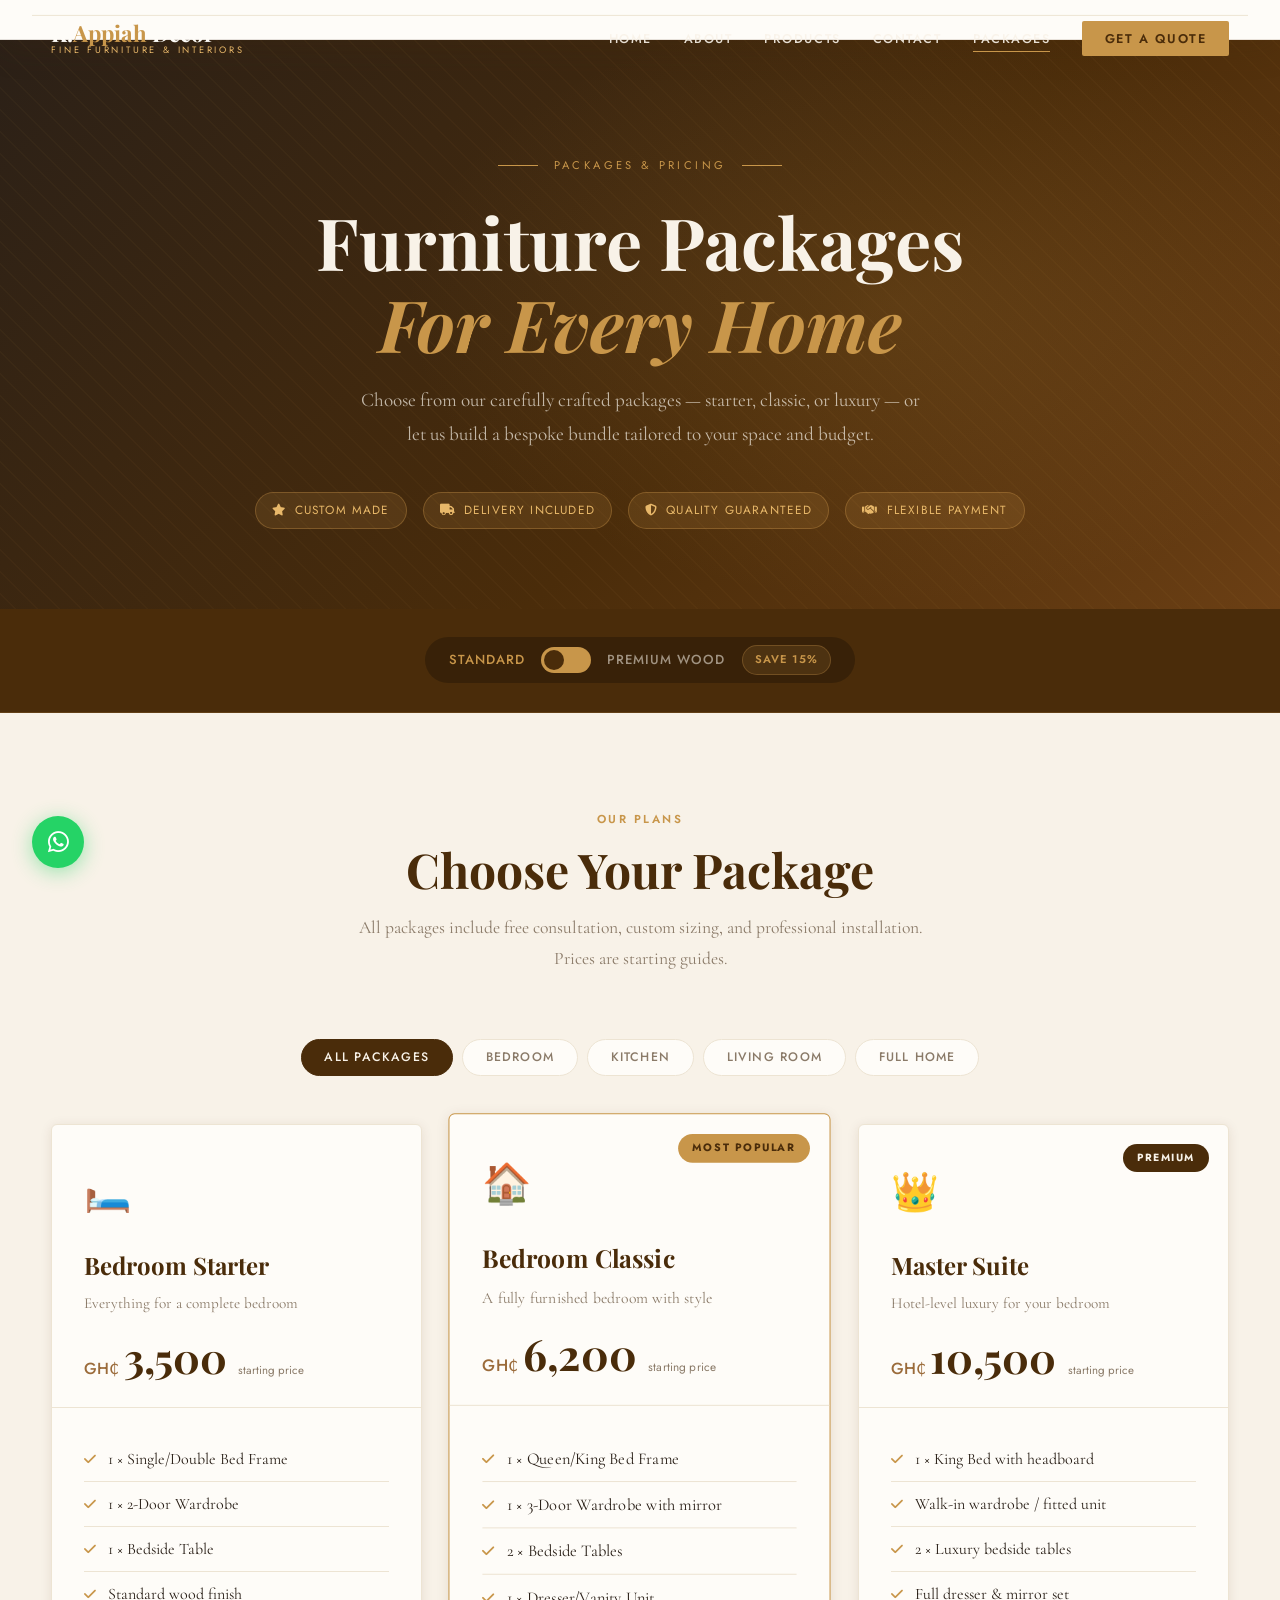
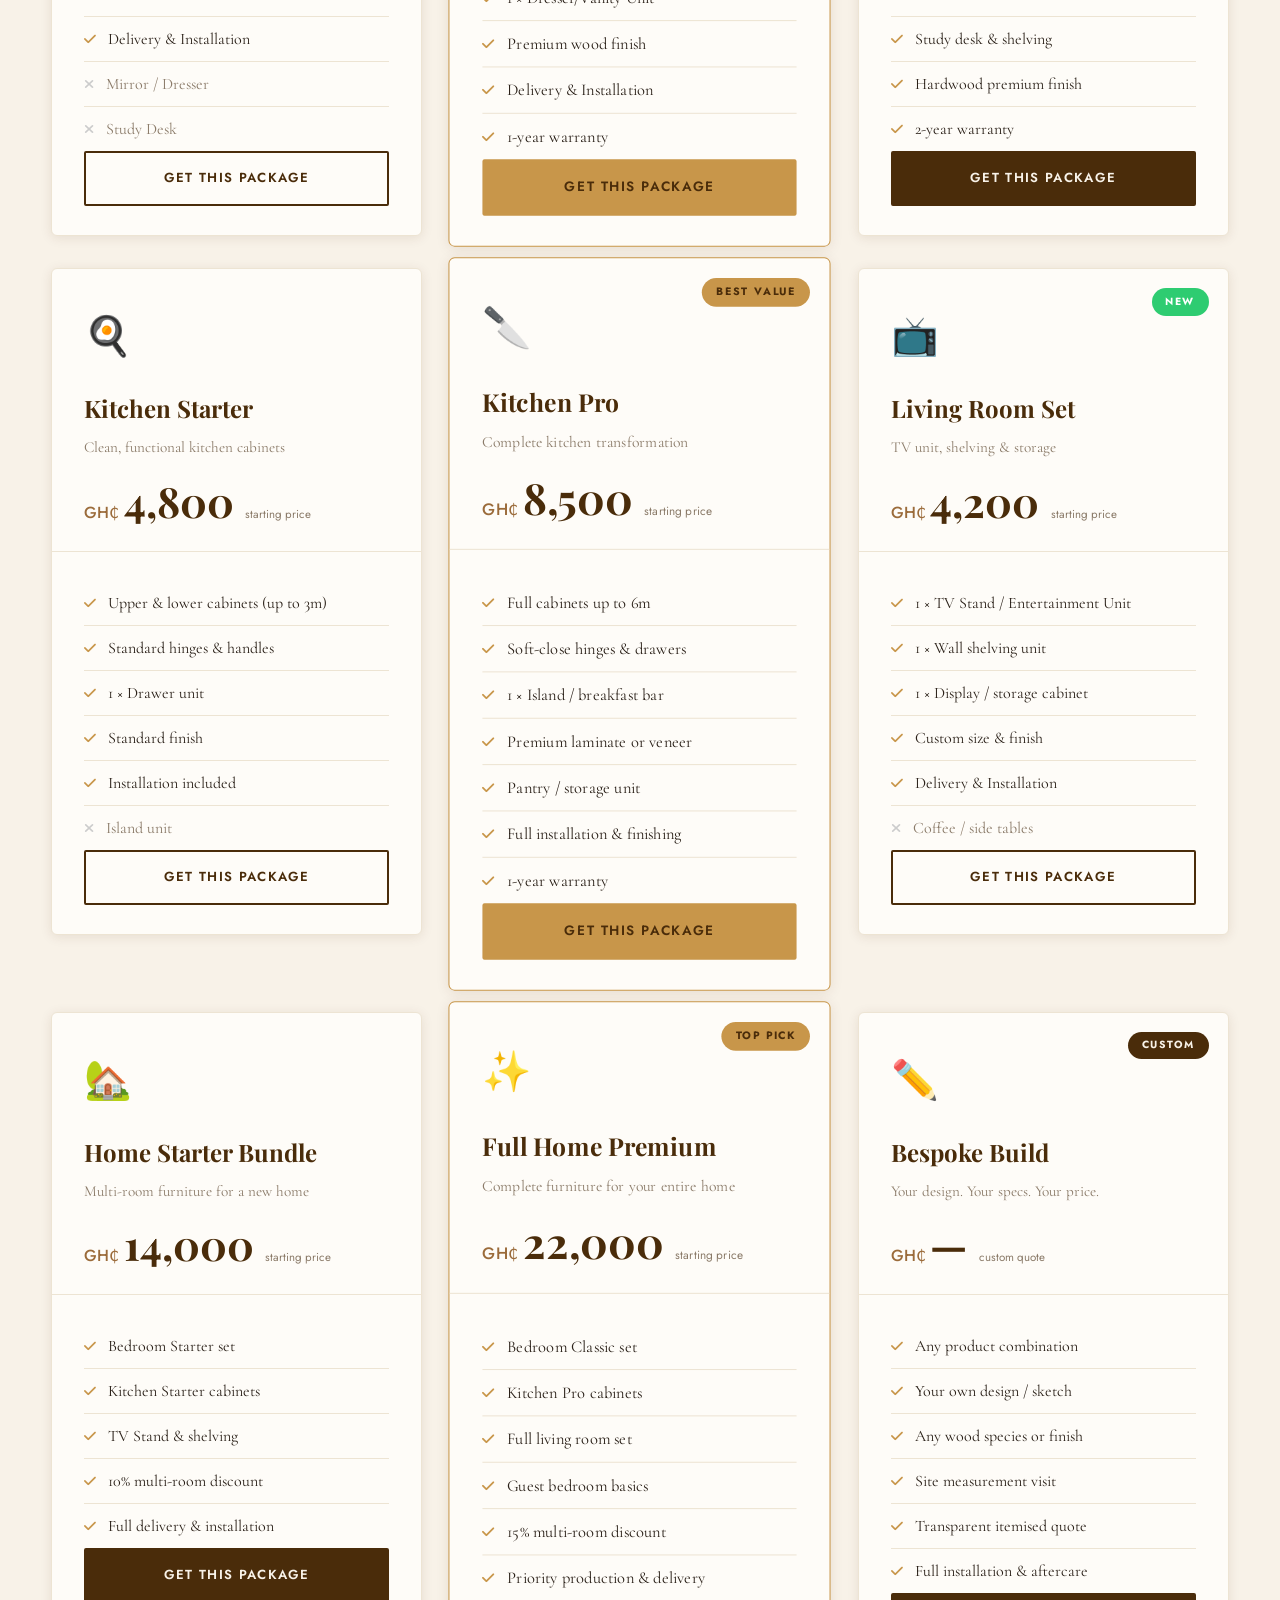
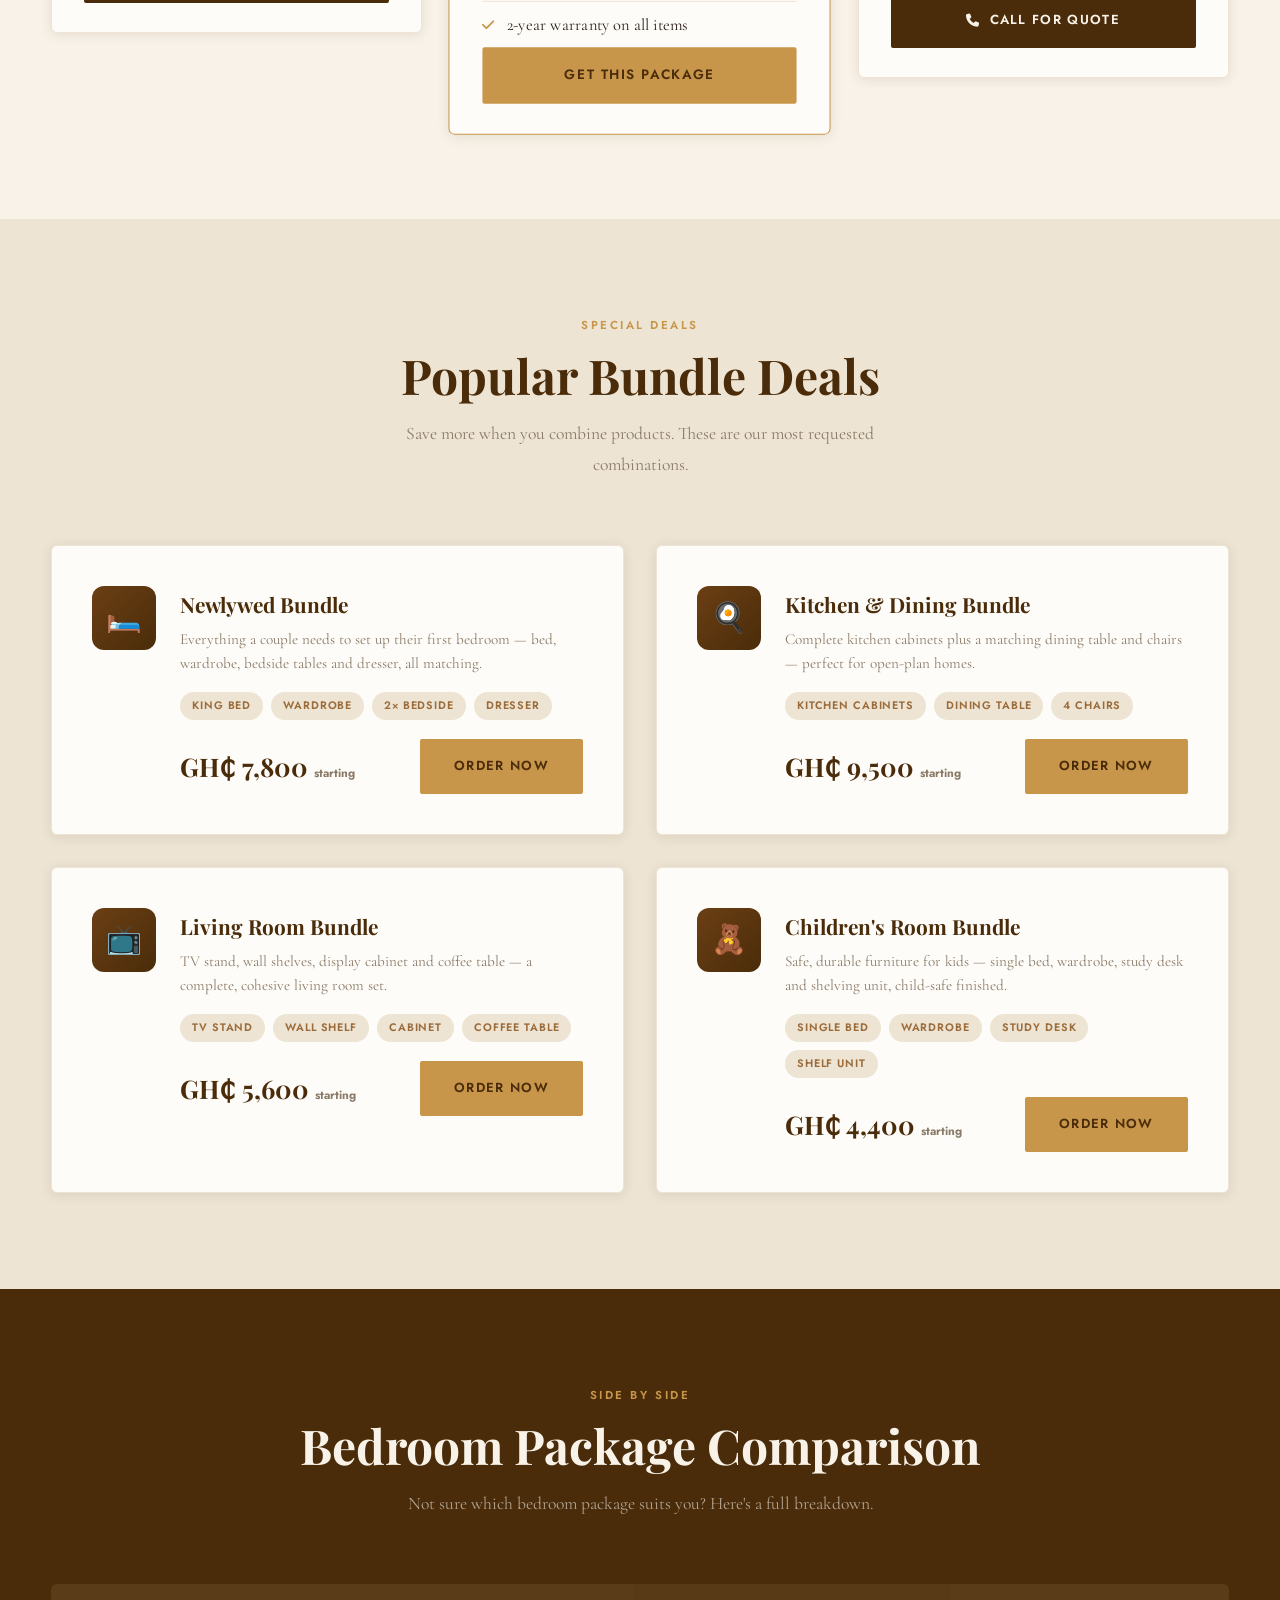
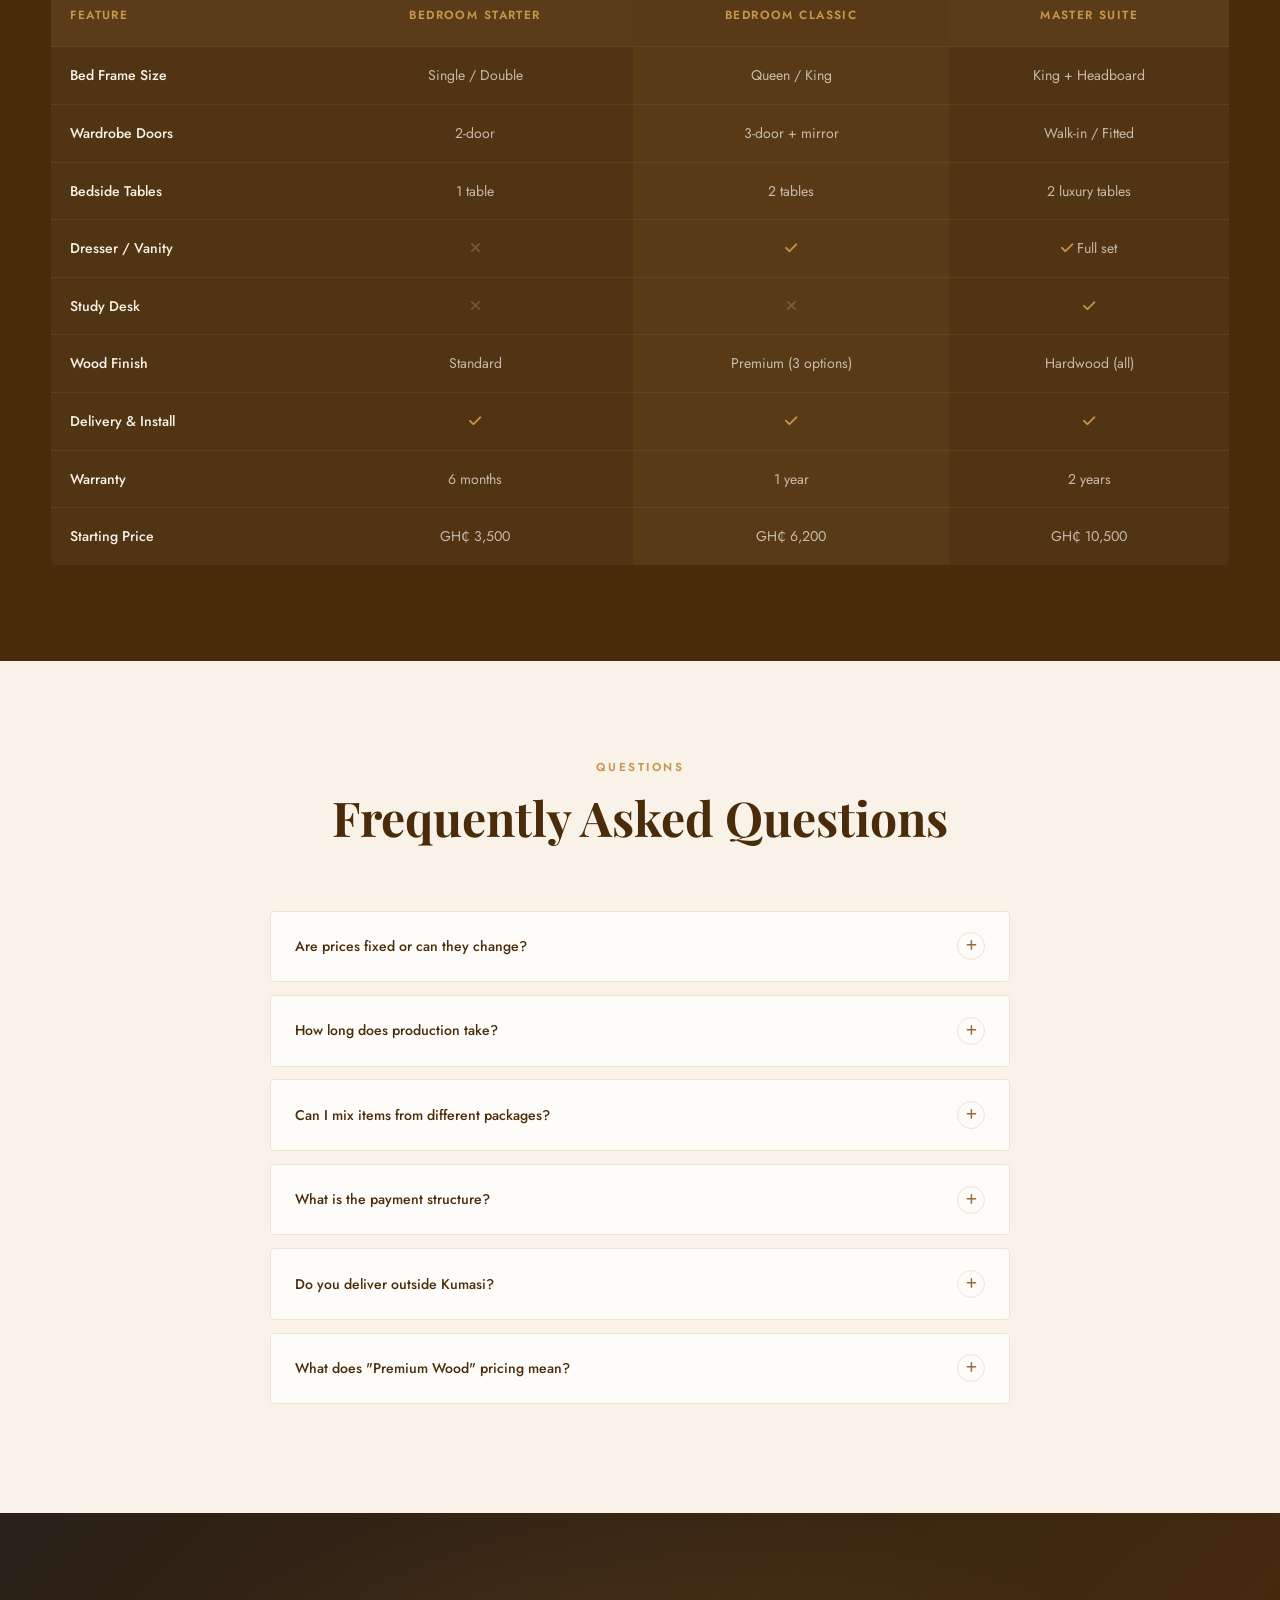
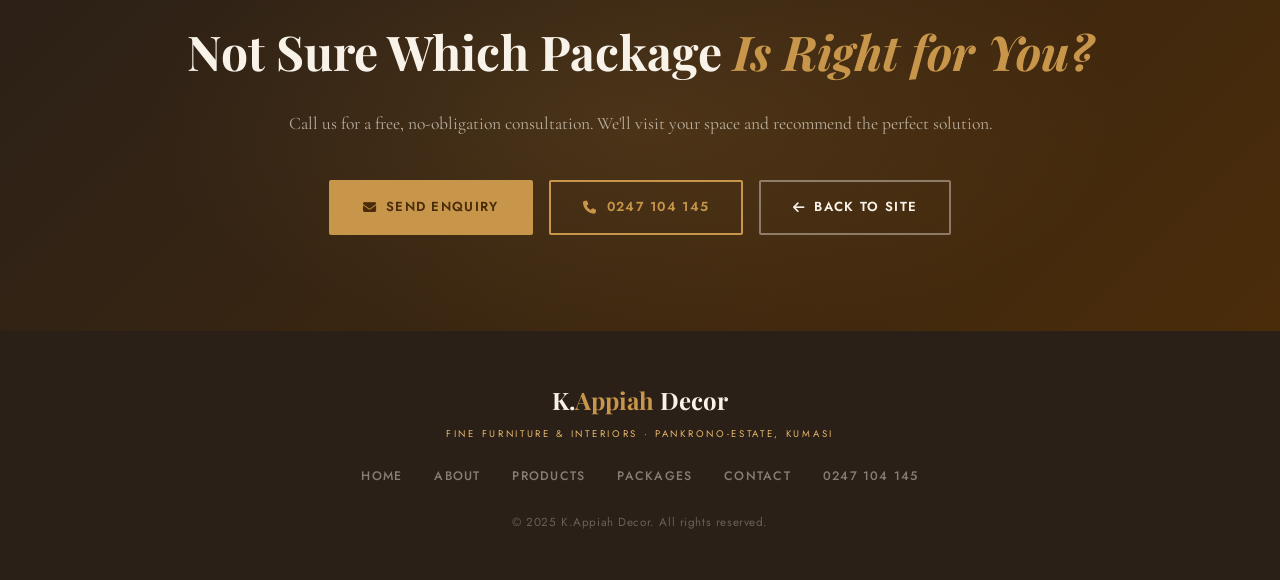
<file: packages.html>
<!DOCTYPE html>
<html lang="en">
<head>
  <meta charset="UTF-8"/>
  <meta name="viewport" content="width=device-width, initial-scale=1.0"/>
  <title>Packages & Pricing | K.Appiah Decor</title>
  <meta name="description" content="Explore K.Appiah Decor's furniture packages — starter, classic, luxury and full home bundles. Call 0247104145 for a custom quote."/>
  <link rel="icon" type="image/svg+xml" href="data:image/svg+xml,<svg xmlns='http://www.w3.org/2000/svg' viewBox='0 0 100 100'><text y='.9em' font-size='90'>🪵</text></svg>"/>
  <link rel="stylesheet" href="https://cdnjs.cloudflare.com/ajax/libs/font-awesome/6.5.0/css/all.min.css"/>

<style>
@import url('https://fonts.googleapis.com/css2?family=Playfair+Display:ital,wght@0,400;0,600;0,700;1,400&family=Cormorant+Garamond:wght@300;400;500&family=Jost:wght@300;400;500;600&display=swap');

:root {
  --walnut:#4A2C0A; --walnut-mid:#6B3F14; --walnut-light:#9B6B3A;
  --cream:#F8F2E8; --cream-dark:#EDE4D3; --gold:#C8964A; --gold-light:#E8B86A;
  --charcoal:#2A2018; --warm-gray:#8A7A68; --white:#FEFCF8;
  --fd:'Playfair Display',Georgia,serif; --fb:'Cormorant Garamond',Georgia,serif; --fu:'Jost',sans-serif;
  --nav-h:76px; --tr:0.35s cubic-bezier(0.4,0,0.2,1);
  --sm:0 2px 12px rgba(74,44,10,.10); --md:0 8px 32px rgba(74,44,10,.16); --lg:0 20px 60px rgba(74,44,10,.22);
}
*,*::before,*::after{box-sizing:border-box;margin:0;padding:0}
html{scroll-behavior:smooth}
body{background:var(--cream);color:var(--charcoal);font-family:var(--fb);line-height:1.75;overflow-x:hidden}
a{text-decoration:none;color:inherit} ul{list-style:none} img{max-width:100%;display:block}

.container{width:min(1200px,92%);margin-inline:auto}
.lbl{font-family:var(--fu);font-size:.72rem;font-weight:600;letter-spacing:.22em;text-transform:uppercase;color:var(--gold);display:block;margin-bottom:.75rem}
.ttl{font-family:var(--fd);font-size:clamp(2rem,4vw,3rem);font-weight:700;color:var(--walnut);line-height:1.2}
.sub{font-family:var(--fb);font-size:1.1rem;color:var(--warm-gray);margin-top:.9rem}

/* Buttons */
.btn{display:inline-flex;align-items:center;gap:.55rem;font-family:var(--fu);font-size:.82rem;font-weight:600;letter-spacing:.1em;text-transform:uppercase;padding:.88rem 2rem;border-radius:2px;border:2px solid transparent;cursor:pointer;transition:var(--tr)}
.btn-dark{background:var(--walnut);color:var(--cream);border-color:var(--walnut)} .btn-dark:hover{background:var(--walnut-mid);transform:translateY(-2px);box-shadow:var(--md)}
.btn-gold{background:var(--gold);color:var(--walnut);border-color:var(--gold)} .btn-gold:hover{background:var(--gold-light);transform:translateY(-2px);box-shadow:var(--md)}
.btn-ol{background:transparent;color:var(--walnut);border-color:var(--walnut)} .btn-ol:hover{background:var(--walnut);color:var(--cream)}
.btn-full{width:100%;justify-content:center}

/* Preloader */
#pre{position:fixed;inset:0;background:var(--walnut);display:flex;flex-direction:column;align-items:center;justify-content:center;z-index:9999;transition:opacity .6s,visibility .6s}
#pre.gone{opacity:0;visibility:hidden}
.pre-logo{font-family:var(--fd);font-size:2.1rem;color:var(--cream);margin-bottom:1.8rem} .pre-logo span{color:var(--gold)}
.pre-bar{width:170px;height:2px;background:rgba(255,255,255,.15);border-radius:1px;overflow:hidden}
.pre-bar::after{content:'';display:block;width:0;height:100%;background:var(--gold);animation:lb 1.7s ease forwards}
@keyframes lb{to{width:100%}}

/* Navbar */
#nav{position:fixed;top:0;width:100%;height:var(--nav-h);z-index:1000;transition:var(--tr)}
#nav.s{background:rgba(248,242,232,.96);backdrop-filter:blur(14px);box-shadow:var(--sm)}
.ni{height:var(--nav-h);display:flex;align-items:center;justify-content:space-between}
.nl{display:flex;flex-direction:column;line-height:1}
.nl-m{font-family:var(--fd);font-size:1.4rem;font-weight:700;color:var(--white);transition:var(--tr)} .nl-m span{color:var(--gold)}
.nl-s{font-family:var(--fu);font-size:.58rem;letter-spacing:.3em;text-transform:uppercase;color:var(--gold-light);transition:var(--tr)}
#nav.s .nl-m{color:var(--walnut)} #nav.s .nl-s{color:var(--walnut-light)}
.nlinks{display:flex;gap:2rem;align-items:center}
.nlinks a{font-family:var(--fu);font-size:.79rem;font-weight:500;letter-spacing:.12em;text-transform:uppercase;color:rgba(248,242,232,.9);transition:var(--tr);position:relative}
.nlinks a::after{content:'';position:absolute;bottom:-4px;left:0;width:0;height:1px;background:var(--gold);transition:var(--tr)}
.nlinks a:hover::after,.nlinks a.act::after{width:100%}
#nav.s .nlinks a{color:var(--walnut)}
.ncta{background:var(--gold)!important;color:var(--walnut)!important;padding:.5rem 1.4rem;border-radius:2px;font-weight:600!important}
.ncta::after{display:none!important} .ncta:hover{background:var(--gold-light)!important}
.ntog{display:none;flex-direction:column;gap:5px;cursor:pointer}
.ntog span{display:block;width:26px;height:2px;background:var(--cream);transition:var(--tr);border-radius:1px}
#nav.s .ntog span{background:var(--walnut)}
.nmob{position:fixed;top:var(--nav-h);left:0;width:100%;background:var(--white);padding:1.5rem 2rem;transform:translateY(-110%);transition:var(--tr);box-shadow:var(--md);z-index:999}
.nmob.o{transform:translateY(0)}
.nmob a{display:block;font-family:var(--fu);font-size:.93rem;letter-spacing:.1em;text-transform:uppercase;color:var(--walnut);padding:.8rem 0;border-bottom:1px solid var(--cream-dark);transition:var(--tr)}
.nmob a:hover{color:var(--gold);padding-left:6px}

/* Hero */
#hero{min-height:62vh;background:linear-gradient(135deg,var(--charcoal) 0%,var(--walnut) 60%,var(--walnut-mid) 100%);display:flex;align-items:center;padding-top:var(--nav-h);position:relative;overflow:hidden}
#hero::before{content:'';position:absolute;inset:0;opacity:.04;background-image:repeating-linear-gradient(45deg,var(--gold) 0,var(--gold) 1px,transparent 0,transparent 50%);background-size:22px 22px}
#hero::after{content:'';position:absolute;inset:0;background:radial-gradient(ellipse 55% 70% at 70% 50%,rgba(200,150,74,.14) 0%,transparent 70%)}
.hi{position:relative;z-index:1;padding:5rem 0;text-align:center}
.heb{display:flex;align-items:center;justify-content:center;gap:1rem;margin-bottom:1.5rem;animation:fu .8s .2s both}
.heb::before,.heb::after{content:'';width:40px;height:1px;background:var(--gold)}
.heb span{font-family:var(--fu);font-size:.7rem;letter-spacing:.3em;text-transform:uppercase;color:var(--gold)}
.ht{font-family:var(--fd);font-size:clamp(2.5rem,6vw,4.5rem);font-weight:700;color:var(--cream);line-height:1.15;margin-bottom:1.2rem;animation:fu .8s .35s both}
.ht em{font-style:italic;color:var(--gold);display:block}
.hs{font-family:var(--fb);font-size:1.2rem;color:rgba(248,242,232,.7);max-width:560px;margin:0 auto 2.5rem;animation:fu .8s .5s both}
.hbadges{display:flex;gap:1rem;justify-content:center;flex-wrap:wrap;animation:fu .8s .65s both}
.hbadge{display:inline-flex;align-items:center;gap:.5rem;background:rgba(200,150,74,.15);border:1px solid rgba(200,150,74,.35);color:var(--gold-light);font-family:var(--fu);font-size:.74rem;letter-spacing:.1em;text-transform:uppercase;padding:.45rem 1rem;border-radius:100px}

/* Toggle bar */
#togbar{background:var(--walnut);padding:1.8rem 0;text-align:center;border-bottom:1px solid rgba(200,150,74,.2)}
.tw{display:inline-flex;align-items:center;gap:1rem;background:rgba(0,0,0,.25);padding:.5rem 1.5rem;border-radius:100px}
.tlbl{font-family:var(--fu);font-size:.82rem;font-weight:500;letter-spacing:.08em;text-transform:uppercase;color:rgba(248,242,232,.55);cursor:pointer;transition:var(--tr)}
.tlbl.on{color:var(--gold)}
.tsw{width:50px;height:26px;background:var(--gold);border-radius:13px;position:relative;cursor:pointer;transition:var(--tr);border:none;outline:none}
.tsw::after{content:'';position:absolute;width:20px;height:20px;background:var(--walnut);border-radius:50%;top:3px;left:3px;transition:var(--tr)}
.tsw.ann::after{left:27px}
.tsave{font-family:var(--fu);font-size:.7rem;font-weight:600;letter-spacing:.1em;text-transform:uppercase;color:var(--gold);background:rgba(200,150,74,.15);padding:.25rem .75rem;border-radius:100px;border:1px solid rgba(200,150,74,.3)}

/* Filter tabs */
.filters{display:flex;gap:.6rem;justify-content:center;flex-wrap:wrap;margin-bottom:3rem}
.fb{font-family:var(--fu);font-size:.77rem;font-weight:500;letter-spacing:.1em;text-transform:uppercase;padding:.55rem 1.4rem;border-radius:100px;border:1px solid var(--cream-dark);background:var(--white);color:var(--warm-gray);cursor:pointer;transition:var(--tr)}
.fb:hover,.fb.on{background:var(--walnut);color:var(--cream);border-color:var(--walnut)}

/* Packages section */
#pkgs{padding:6rem 0;background:var(--cream)}
.ph{text-align:center;margin-bottom:4rem}
.ph .sub{max-width:580px;margin-inline:auto}
.pgrid{display:grid;grid-template-columns:repeat(3,1fr);gap:2rem;align-items:start}

/* Package card */
.pc{background:var(--white);border-radius:6px;overflow:hidden;border:1px solid var(--cream-dark);box-shadow:var(--sm);transition:var(--tr);position:relative;display:none}
.pc.show{display:block}
.pc:hover{transform:translateY(-6px);box-shadow:var(--lg)}
.pc.feat{border-color:var(--gold);transform:scale(1.03)}
.pc.feat:hover{transform:scale(1.03) translateY(-6px)}
.pbadge{position:absolute;top:1.2rem;right:1.2rem;font-family:var(--fu);font-size:.65rem;font-weight:700;letter-spacing:.15em;text-transform:uppercase;padding:.3rem .85rem;border-radius:100px}
.bp{background:var(--gold);color:var(--walnut)} .bn{background:#2ecc71;color:#fff} .bv{background:var(--walnut);color:var(--cream)}
.phead{padding:2.2rem 2rem 1.5rem;border-bottom:1px solid var(--cream-dark)}
.pico{font-size:2.4rem;margin-bottom:1rem}
.pname{font-family:var(--fd);font-size:1.5rem;font-weight:700;color:var(--walnut);margin-bottom:.3rem}
.ptag{font-family:var(--fb);font-size:.95rem;color:var(--warm-gray);margin-bottom:1.2rem}
.pprice-row{display:flex;align-items:baseline;gap:.3rem}
.pcur{font-family:var(--fu);font-size:1rem;font-weight:500;color:var(--walnut-light);margin-top:.3rem}
.pprice{font-family:var(--fd);font-size:2.6rem;font-weight:700;color:var(--walnut);line-height:1}
.pnote{font-family:var(--fu);font-size:.72rem;color:var(--warm-gray);margin-left:.4rem}
.pbody{padding:1.8rem 2rem}
.pfeats li{display:flex;align-items:flex-start;gap:.75rem;font-family:var(--fb);font-size:1rem;color:var(--charcoal);padding:.5rem 0;border-bottom:1px solid var(--cream-dark)}
.pfeats li:last-child{border-bottom:none}
.pfeats li.dim{color:var(--warm-gray)}
.ck{color:var(--gold);font-size:.85rem;margin-top:.2rem;flex-shrink:0}
.cx{color:#ccc;font-size:.85rem;margin-top:.2rem;flex-shrink:0}

/* Bundles */
#bundles{padding:6rem 0;background:var(--cream-dark)}
.bh{text-align:center;margin-bottom:4rem}
.bgrid{display:grid;grid-template-columns:repeat(2,1fr);gap:2rem}
.bcard{background:var(--white);border-radius:6px;padding:2.5rem;border:1px solid var(--cream-dark);box-shadow:var(--sm);transition:var(--tr);display:grid;grid-template-columns:auto 1fr;gap:1.5rem;align-items:start}
.bcard:hover{border-color:var(--gold);box-shadow:var(--md);transform:translateY(-4px)}
.bico{width:64px;height:64px;background:linear-gradient(135deg,var(--walnut-mid),var(--walnut));border-radius:12px;display:flex;align-items:center;justify-content:center;font-size:1.8rem;flex-shrink:0}
.bname{font-family:var(--fd);font-size:1.3rem;font-weight:700;color:var(--walnut);margin-bottom:.3rem}
.bdesc{font-family:var(--fb);font-size:.95rem;color:var(--warm-gray);margin-bottom:1rem;line-height:1.6}
.btags{display:flex;flex-wrap:wrap;gap:.5rem;margin-bottom:1.2rem}
.btag{font-family:var(--fu);font-size:.68rem;font-weight:600;letter-spacing:.08em;text-transform:uppercase;background:var(--cream-dark);color:var(--walnut-light);padding:.28rem .75rem;border-radius:100px}
.bpr{display:flex;align-items:center;justify-content:space-between;flex-wrap:wrap;gap:1rem}
.bprice{font-family:var(--fd);font-size:1.6rem;font-weight:700;color:var(--walnut)}
.bprice small{font-size:.74rem;color:var(--warm-gray);font-family:var(--fu)}

/* Compare table */
#compare{padding:6rem 0;background:var(--walnut)}
.ch{text-align:center;margin-bottom:4rem}
.ch .ttl{color:var(--cream)} .ch .sub{color:rgba(248,242,232,.6);margin-inline:auto;max-width:520px}
.ctw{overflow-x:auto}
.ct{width:100%;border-collapse:collapse;background:rgba(255,255,255,.04);border-radius:6px;overflow:hidden}
.ct th,.ct td{padding:1rem 1.2rem;text-align:center;border-bottom:1px solid rgba(200,150,74,.12);font-family:var(--fu)}
.ct th{font-size:.74rem;font-weight:600;letter-spacing:.12em;text-transform:uppercase;color:var(--gold);background:rgba(200,150,74,.08);padding:1.3rem 1.2rem}
.ct th.fc,.ct td.fc{text-align:left}
.ct td{font-size:.88rem;color:rgba(248,242,232,.7)}
.ct td.fc{color:var(--cream);font-weight:500}
.ct tr:last-child td{border-bottom:none}
.ct tr:hover td{background:rgba(200,150,74,.05)}
.ct .hl{background:rgba(200,150,74,.06)}
.ck2{color:var(--gold)} .cx2{color:rgba(248,242,232,.2)}

/* FAQ */
#faq{padding:6rem 0;background:var(--cream)}
.fh{text-align:center;margin-bottom:4rem}
.fl{max-width:740px;margin-inline:auto}
.fi{border:1px solid var(--cream-dark);border-radius:4px;margin-bottom:.8rem;overflow:hidden;background:var(--white);transition:var(--tr)}
.fi.o{border-color:var(--gold);box-shadow:var(--sm)}
.fq{display:flex;justify-content:space-between;align-items:center;gap:1rem;padding:1.3rem 1.5rem;cursor:pointer;font-family:var(--fu);font-size:.88rem;font-weight:500;color:var(--walnut);transition:var(--tr)}
.fq:hover{color:var(--gold)}
.ficon{width:28px;height:28px;border-radius:50%;border:1px solid var(--cream-dark);display:flex;align-items:center;justify-content:center;font-size:.75rem;color:var(--walnut-light);transition:var(--tr);flex-shrink:0}
.fi.o .ficon{background:var(--gold);border-color:var(--gold);color:var(--walnut);transform:rotate(45deg)}
.fa2{max-height:0;overflow:hidden;transition:max-height .4s ease,padding .3s ease;font-family:var(--fb);font-size:1rem;color:var(--warm-gray);padding:0 1.5rem;line-height:1.75}
.fi.o .fa2{max-height:300px;padding:0 1.5rem 1.3rem}

/* CTA */
#cta{padding:6rem 0;background:linear-gradient(135deg,var(--charcoal) 0%,var(--walnut) 100%);text-align:center;position:relative;overflow:hidden}
#cta::before{content:'';position:absolute;inset:0;background:radial-gradient(ellipse 55% 80% at 50% 50%,rgba(200,150,74,.12) 0%,transparent 70%)}
.ci{position:relative;z-index:1}
.ct2{font-family:var(--fd);font-size:clamp(1.8rem,4vw,3rem);color:var(--cream);font-weight:700;margin-bottom:1rem}
.ct2 em{font-style:italic;color:var(--gold)}
.cs{font-family:var(--fb);font-size:1.1rem;color:rgba(248,242,232,.65);margin-bottom:2.5rem}
.cbtns{display:flex;gap:1rem;justify-content:center;flex-wrap:wrap}
.cph{display:inline-flex;align-items:center;gap:.6rem;font-family:var(--fu);font-size:.82rem;font-weight:600;letter-spacing:.1em;text-transform:uppercase;color:var(--gold);border:2px solid var(--gold);padding:.88rem 2rem;border-radius:2px;transition:var(--tr)}
.cph:hover{background:var(--gold);color:var(--walnut);transform:translateY(-2px)}

/* Footer */
#ft{background:var(--charcoal);padding:3rem 0;text-align:center}
.flogo{font-family:var(--fd);font-size:1.5rem;font-weight:700;color:var(--cream);margin-bottom:.3rem} .flogo span{color:var(--gold)}
.fsub{font-family:var(--fu);font-size:.6rem;letter-spacing:.28em;text-transform:uppercase;color:var(--gold-light);margin-bottom:1.5rem}
.flinks{display:flex;gap:2rem;justify-content:center;flex-wrap:wrap;margin-bottom:1.5rem}
.flinks a{font-family:var(--fu);font-size:.77rem;font-weight:500;letter-spacing:.1em;text-transform:uppercase;color:rgba(248,242,232,.45);transition:var(--tr)}
.flinks a:hover{color:var(--gold-light)}
.fcopy{font-family:var(--fu);font-size:.73rem;color:rgba(248,242,232,.3);letter-spacing:.05em}

/* Floats */
#waf{position:fixed;bottom:2rem;left:2rem;width:52px;height:52px;background:#25D366;color:#fff;border:none;border-radius:50%;font-size:1.5rem;display:flex;align-items:center;justify-content:center;cursor:pointer;z-index:800;box-shadow:0 4px 20px rgba(37,211,102,.45);transition:var(--tr)}
#waf:hover{transform:scale(1.1)}
#btt{position:fixed;bottom:2rem;right:2rem;width:46px;height:46px;background:var(--walnut);color:var(--cream);border:none;border-radius:50%;font-size:1rem;display:flex;align-items:center;justify-content:center;cursor:pointer;z-index:800;box-shadow:var(--md);opacity:0;transform:translateY(20px);transition:var(--tr)}
#btt.s{opacity:1;transform:translateY(0)} #btt:hover{background:var(--gold);color:var(--walnut)}

/* Reveal */
@keyframes fu{from{opacity:0;transform:translateY(28px)}to{opacity:1;transform:translateY(0)}}
.rv{opacity:0;transform:translateY(28px);transition:opacity .7s ease,transform .7s ease}
.rv.vis{opacity:1;transform:translateY(0)}
.d1{transition-delay:.1s} .d2{transition-delay:.2s} .d3{transition-delay:.3s}

/* Responsive */
@media(max-width:1024px){.pgrid{grid-template-columns:repeat(2,1fr)}.pc.feat{transform:none}.pc.feat:hover{transform:translateY(-6px)}.bgrid{grid-template-columns:1fr}}
@media(max-width:768px){.nlinks{display:none}.ntog{display:flex}.pgrid{grid-template-columns:1fr}.ct th,.ct td{padding:.8rem;font-size:.77rem}.bcard{grid-template-columns:1fr}.cbtns{flex-direction:column;align-items:center}}
</style>
</head>
<body>

<div id="pre"><div class="pre-logo">K.<span>Appiah</span> Decor</div><div class="pre-bar"></div></div>

<nav id="nav">
  <div class="container ni">
    <a href="index.html" class="nl"><span class="nl-m">K.<span>Appiah</span> Decor</span><span class="nl-s">Fine Furniture &amp; Interiors</span></a>
    <ul class="nlinks">
      <li><a href="index.html">Home</a></li>
      <li><a href="about.html">About</a></li>
      <li><a href="products.html">Products</a></li>
      <li><a href="contact.html">Contact</a></li>
      <li><a href="packages.html" class="act">Packages</a></li>
      <li><a href="contact.html" class="ncta">Get a Quote</a></li>
    </ul>
    <div class="ntog" id="tog"><span></span><span></span><span></span></div>
  </div>
</nav>
<div class="nmob" id="mob">
  <a href="index.html">Home</a><a href="about.html">About</a>
  <a href="products.html">Products</a><a href="contact.html">Contact</a>
  <a href="packages.html">Packages</a><a href="contact.html">Get a Quote</a>
</div>

<!-- HERO -->
<section id="hero">
  <div class="container"><div class="hi">
    <div class="heb"><span>Packages &amp; Pricing</span></div>
    <h1 class="ht">Furniture Packages<br/><em>For Every Home</em></h1>
    <p class="hs">Choose from our carefully crafted packages — starter, classic, or luxury — or let us build a bespoke bundle tailored to your space and budget.</p>
    <div class="hbadges">
      <span class="hbadge"><i class="fa-solid fa-star"></i> Custom Made</span>
      <span class="hbadge"><i class="fa-solid fa-truck"></i> Delivery Included</span>
      <span class="hbadge"><i class="fa-solid fa-shield-halved"></i> Quality Guaranteed</span>
      <span class="hbadge"><i class="fa-solid fa-handshake"></i> Flexible Payment</span>
    </div>
  </div></div>
</section>

<!-- TOGGLE -->
<div id="togbar">
  <div class="tw">
    <span class="tlbl on" id="lm">Standard</span>
    <button class="tsw" id="tsw"></button>
    <span class="tlbl" id="la">Premium Wood</span>
    <span class="tsave">Save 15%</span>
  </div>
</div>

<!-- PACKAGES -->
<section id="pkgs">
  <div class="container">
    <div class="ph rv"><span class="lbl">Our Plans</span><h2 class="ttl">Choose Your Package</h2><p class="sub">All packages include free consultation, custom sizing, and professional installation. Prices are starting guides.</p></div>

    <div class="filters rv d1">
      <button class="fb on" data-f="all">All Packages</button>
      <button class="fb" data-f="bedroom">Bedroom</button>
      <button class="fb" data-f="kitchen">Kitchen</button>
      <button class="fb" data-f="living">Living Room</button>
      <button class="fb" data-f="full">Full Home</button>
    </div>

    <div class="pgrid">

      <div class="pc show" data-cat="bedroom">
        <div class="phead"><div class="pico">🛏️</div><div class="pname">Bedroom Starter</div><div class="ptag">Everything for a complete bedroom</div>
        <div class="pprice-row"><span class="pcur">GH₵</span><span class="pprice" data-s="3500" data-p="2975">3,500</span><span class="pnote">starting price</span></div></div>
        <div class="pbody"><ul class="pfeats">
          <li><span class="ck"><i class="fa-solid fa-check"></i></span>1 × Single/Double Bed Frame</li>
          <li><span class="ck"><i class="fa-solid fa-check"></i></span>1 × 2-Door Wardrobe</li>
          <li><span class="ck"><i class="fa-solid fa-check"></i></span>1 × Bedside Table</li>
          <li><span class="ck"><i class="fa-solid fa-check"></i></span>Standard wood finish</li>
          <li><span class="ck"><i class="fa-solid fa-check"></i></span>Delivery &amp; Installation</li>
          <li class="dim"><span class="cx"><i class="fa-solid fa-xmark"></i></span>Mirror / Dresser</li>
          <li class="dim"><span class="cx"><i class="fa-solid fa-xmark"></i></span>Study Desk</li>
        </ul><a href="contact.html" class="btn btn-ol btn-full">Get This Package</a></div>
      </div>

      <div class="pc show feat" data-cat="bedroom">
        <span class="pbadge bp">Most Popular</span>
        <div class="phead"><div class="pico">🏠</div><div class="pname">Bedroom Classic</div><div class="ptag">A fully furnished bedroom with style</div>
        <div class="pprice-row"><span class="pcur">GH₵</span><span class="pprice" data-s="6200" data-p="5270">6,200</span><span class="pnote">starting price</span></div></div>
        <div class="pbody"><ul class="pfeats">
          <li><span class="ck"><i class="fa-solid fa-check"></i></span>1 × Queen/King Bed Frame</li>
          <li><span class="ck"><i class="fa-solid fa-check"></i></span>1 × 3-Door Wardrobe with mirror</li>
          <li><span class="ck"><i class="fa-solid fa-check"></i></span>2 × Bedside Tables</li>
          <li><span class="ck"><i class="fa-solid fa-check"></i></span>1 × Dresser/Vanity Unit</li>
          <li><span class="ck"><i class="fa-solid fa-check"></i></span>Premium wood finish</li>
          <li><span class="ck"><i class="fa-solid fa-check"></i></span>Delivery &amp; Installation</li>
          <li><span class="ck"><i class="fa-solid fa-check"></i></span>1-year warranty</li>
        </ul><a href="contact.html" class="btn btn-gold btn-full">Get This Package</a></div>
      </div>

      <div class="pc show" data-cat="bedroom">
        <span class="pbadge bv">Premium</span>
        <div class="phead"><div class="pico">👑</div><div class="pname">Master Suite</div><div class="ptag">Hotel-level luxury for your bedroom</div>
        <div class="pprice-row"><span class="pcur">GH₵</span><span class="pprice" data-s="10500" data-p="8925">10,500</span><span class="pnote">starting price</span></div></div>
        <div class="pbody"><ul class="pfeats">
          <li><span class="ck"><i class="fa-solid fa-check"></i></span>1 × King Bed with headboard</li>
          <li><span class="ck"><i class="fa-solid fa-check"></i></span>Walk-in wardrobe / fitted unit</li>
          <li><span class="ck"><i class="fa-solid fa-check"></i></span>2 × Luxury bedside tables</li>
          <li><span class="ck"><i class="fa-solid fa-check"></i></span>Full dresser &amp; mirror set</li>
          <li><span class="ck"><i class="fa-solid fa-check"></i></span>Study desk &amp; shelving</li>
          <li><span class="ck"><i class="fa-solid fa-check"></i></span>Hardwood premium finish</li>
          <li><span class="ck"><i class="fa-solid fa-check"></i></span>2-year warranty</li>
        </ul><a href="contact.html" class="btn btn-dark btn-full">Get This Package</a></div>
      </div>

      <div class="pc show" data-cat="kitchen">
        <div class="phead"><div class="pico">🍳</div><div class="pname">Kitchen Starter</div><div class="ptag">Clean, functional kitchen cabinets</div>
        <div class="pprice-row"><span class="pcur">GH₵</span><span class="pprice" data-s="4800" data-p="4080">4,800</span><span class="pnote">starting price</span></div></div>
        <div class="pbody"><ul class="pfeats">
          <li><span class="ck"><i class="fa-solid fa-check"></i></span>Upper &amp; lower cabinets (up to 3m)</li>
          <li><span class="ck"><i class="fa-solid fa-check"></i></span>Standard hinges &amp; handles</li>
          <li><span class="ck"><i class="fa-solid fa-check"></i></span>1 × Drawer unit</li>
          <li><span class="ck"><i class="fa-solid fa-check"></i></span>Standard finish</li>
          <li><span class="ck"><i class="fa-solid fa-check"></i></span>Installation included</li>
          <li class="dim"><span class="cx"><i class="fa-solid fa-xmark"></i></span>Island unit</li>
        </ul><a href="contact.html" class="btn btn-ol btn-full">Get This Package</a></div>
      </div>

      <div class="pc show feat" data-cat="kitchen">
        <span class="pbadge bp">Best Value</span>
        <div class="phead"><div class="pico">🔪</div><div class="pname">Kitchen Pro</div><div class="ptag">Complete kitchen transformation</div>
        <div class="pprice-row"><span class="pcur">GH₵</span><span class="pprice" data-s="8500" data-p="7225">8,500</span><span class="pnote">starting price</span></div></div>
        <div class="pbody"><ul class="pfeats">
          <li><span class="ck"><i class="fa-solid fa-check"></i></span>Full cabinets up to 6m</li>
          <li><span class="ck"><i class="fa-solid fa-check"></i></span>Soft-close hinges &amp; drawers</li>
          <li><span class="ck"><i class="fa-solid fa-check"></i></span>1 × Island / breakfast bar</li>
          <li><span class="ck"><i class="fa-solid fa-check"></i></span>Premium laminate or veneer</li>
          <li><span class="ck"><i class="fa-solid fa-check"></i></span>Pantry / storage unit</li>
          <li><span class="ck"><i class="fa-solid fa-check"></i></span>Full installation &amp; finishing</li>
          <li><span class="ck"><i class="fa-solid fa-check"></i></span>1-year warranty</li>
        </ul><a href="contact.html" class="btn btn-gold btn-full">Get This Package</a></div>
      </div>

      <div class="pc show" data-cat="living">
        <span class="pbadge bn">New</span>
        <div class="phead"><div class="pico">📺</div><div class="pname">Living Room Set</div><div class="ptag">TV unit, shelving &amp; storage</div>
        <div class="pprice-row"><span class="pcur">GH₵</span><span class="pprice" data-s="4200" data-p="3570">4,200</span><span class="pnote">starting price</span></div></div>
        <div class="pbody"><ul class="pfeats">
          <li><span class="ck"><i class="fa-solid fa-check"></i></span>1 × TV Stand / Entertainment Unit</li>
          <li><span class="ck"><i class="fa-solid fa-check"></i></span>1 × Wall shelving unit</li>
          <li><span class="ck"><i class="fa-solid fa-check"></i></span>1 × Display / storage cabinet</li>
          <li><span class="ck"><i class="fa-solid fa-check"></i></span>Custom size &amp; finish</li>
          <li><span class="ck"><i class="fa-solid fa-check"></i></span>Delivery &amp; Installation</li>
          <li class="dim"><span class="cx"><i class="fa-solid fa-xmark"></i></span>Coffee / side tables</li>
        </ul><a href="contact.html" class="btn btn-ol btn-full">Get This Package</a></div>
      </div>

      <div class="pc show" data-cat="full">
        <div class="phead"><div class="pico">🏡</div><div class="pname">Home Starter Bundle</div><div class="ptag">Multi-room furniture for a new home</div>
        <div class="pprice-row"><span class="pcur">GH₵</span><span class="pprice" data-s="14000" data-p="11900">14,000</span><span class="pnote">starting price</span></div></div>
        <div class="pbody"><ul class="pfeats">
          <li><span class="ck"><i class="fa-solid fa-check"></i></span>Bedroom Starter set</li>
          <li><span class="ck"><i class="fa-solid fa-check"></i></span>Kitchen Starter cabinets</li>
          <li><span class="ck"><i class="fa-solid fa-check"></i></span>TV Stand &amp; shelving</li>
          <li><span class="ck"><i class="fa-solid fa-check"></i></span>10% multi-room discount</li>
          <li><span class="ck"><i class="fa-solid fa-check"></i></span>Full delivery &amp; installation</li>
        </ul><a href="contact.html" class="btn btn-dark btn-full">Get This Package</a></div>
      </div>

      <div class="pc show feat" data-cat="full">
        <span class="pbadge bp">Top Pick</span>
        <div class="phead"><div class="pico">✨</div><div class="pname">Full Home Premium</div><div class="ptag">Complete furniture for your entire home</div>
        <div class="pprice-row"><span class="pcur">GH₵</span><span class="pprice" data-s="22000" data-p="18700">22,000</span><span class="pnote">starting price</span></div></div>
        <div class="pbody"><ul class="pfeats">
          <li><span class="ck"><i class="fa-solid fa-check"></i></span>Bedroom Classic set</li>
          <li><span class="ck"><i class="fa-solid fa-check"></i></span>Kitchen Pro cabinets</li>
          <li><span class="ck"><i class="fa-solid fa-check"></i></span>Full living room set</li>
          <li><span class="ck"><i class="fa-solid fa-check"></i></span>Guest bedroom basics</li>
          <li><span class="ck"><i class="fa-solid fa-check"></i></span>15% multi-room discount</li>
          <li><span class="ck"><i class="fa-solid fa-check"></i></span>Priority production &amp; delivery</li>
          <li><span class="ck"><i class="fa-solid fa-check"></i></span>2-year warranty on all items</li>
        </ul><a href="contact.html" class="btn btn-gold btn-full">Get This Package</a></div>
      </div>

      <div class="pc show" data-cat="full">
        <span class="pbadge bv">Custom</span>
        <div class="phead"><div class="pico">✏️</div><div class="pname">Bespoke Build</div><div class="ptag">Your design. Your specs. Your price.</div>
        <div class="pprice-row"><span class="pcur">GH₵</span><span class="pprice" data-s="—" data-p="—">—</span><span class="pnote">custom quote</span></div></div>
        <div class="pbody"><ul class="pfeats">
          <li><span class="ck"><i class="fa-solid fa-check"></i></span>Any product combination</li>
          <li><span class="ck"><i class="fa-solid fa-check"></i></span>Your own design / sketch</li>
          <li><span class="ck"><i class="fa-solid fa-check"></i></span>Any wood species or finish</li>
          <li><span class="ck"><i class="fa-solid fa-check"></i></span>Site measurement visit</li>
          <li><span class="ck"><i class="fa-solid fa-check"></i></span>Transparent itemised quote</li>
          <li><span class="ck"><i class="fa-solid fa-check"></i></span>Full installation &amp; aftercare</li>
        </ul><a href="tel:0247104145" class="btn btn-dark btn-full"><i class="fa-solid fa-phone"></i> Call for Quote</a></div>
      </div>

    </div>
  </div>
</section>

<!-- BUNDLES -->
<section id="bundles">
  <div class="container">
    <div class="bh"><span class="lbl rv">Special Deals</span><h2 class="ttl rv d1">Popular Bundle Deals</h2><p class="sub rv d2" style="max-width:560px;margin-inline:auto;">Save more when you combine products. These are our most requested combinations.</p></div>
    <div class="bgrid">
      <div class="bcard rv"><div class="bico">🛏️</div><div><div class="bname">Newlywed Bundle</div><div class="bdesc">Everything a couple needs to set up their first bedroom — bed, wardrobe, bedside tables and dresser, all matching.</div><div class="btags"><span class="btag">King Bed</span><span class="btag">Wardrobe</span><span class="btag">2× Bedside</span><span class="btag">Dresser</span></div><div class="bpr"><div class="bprice">GH₵ 7,800 <small>starting</small></div><a href="contact.html" class="btn btn-gold">Order Now</a></div></div></div>
      <div class="bcard rv d1"><div class="bico">🍳</div><div><div class="bname">Kitchen &amp; Dining Bundle</div><div class="bdesc">Complete kitchen cabinets plus a matching dining table and chairs — perfect for open-plan homes.</div><div class="btags"><span class="btag">Kitchen Cabinets</span><span class="btag">Dining Table</span><span class="btag">4 Chairs</span></div><div class="bpr"><div class="bprice">GH₵ 9,500 <small>starting</small></div><a href="contact.html" class="btn btn-gold">Order Now</a></div></div></div>
      <div class="bcard rv d2"><div class="bico">📺</div><div><div class="bname">Living Room Bundle</div><div class="bdesc">TV stand, wall shelves, display cabinet and coffee table — a complete, cohesive living room set.</div><div class="btags"><span class="btag">TV Stand</span><span class="btag">Wall Shelf</span><span class="btag">Cabinet</span><span class="btag">Coffee Table</span></div><div class="bpr"><div class="bprice">GH₵ 5,600 <small>starting</small></div><a href="contact.html" class="btn btn-gold">Order Now</a></div></div></div>
      <div class="bcard rv d3"><div class="bico">🧸</div><div><div class="bname">Children's Room Bundle</div><div class="bdesc">Safe, durable furniture for kids — single bed, wardrobe, study desk and shelving unit, child-safe finished.</div><div class="btags"><span class="btag">Single Bed</span><span class="btag">Wardrobe</span><span class="btag">Study Desk</span><span class="btag">Shelf Unit</span></div><div class="bpr"><div class="bprice">GH₵ 4,400 <small>starting</small></div><a href="contact.html" class="btn btn-gold">Order Now</a></div></div></div>
    </div>
  </div>
</section>

<!-- COMPARE TABLE -->
<section id="compare">
  <div class="container">
    <div class="ch"><span class="lbl rv">Side by Side</span><h2 class="ttl rv d1">Bedroom Package Comparison</h2><p class="sub rv d2">Not sure which bedroom package suits you? Here's a full breakdown.</p></div>
    <div class="ctw rv">
      <table class="ct">
        <thead><tr><th class="fc">Feature</th><th>Bedroom Starter</th><th class="hl">Bedroom Classic</th><th>Master Suite</th></tr></thead>
        <tbody>
          <tr><td class="fc">Bed Frame Size</td><td>Single / Double</td><td class="hl">Queen / King</td><td>King + Headboard</td></tr>
          <tr><td class="fc">Wardrobe Doors</td><td>2-door</td><td class="hl">3-door + mirror</td><td>Walk-in / Fitted</td></tr>
          <tr><td class="fc">Bedside Tables</td><td>1 table</td><td class="hl">2 tables</td><td>2 luxury tables</td></tr>
          <tr><td class="fc">Dresser / Vanity</td><td><span class="cx2"><i class="fa-solid fa-xmark"></i></span></td><td class="hl"><span class="ck2"><i class="fa-solid fa-check"></i></span></td><td><span class="ck2"><i class="fa-solid fa-check"></i></span> Full set</td></tr>
          <tr><td class="fc">Study Desk</td><td><span class="cx2"><i class="fa-solid fa-xmark"></i></span></td><td class="hl"><span class="cx2"><i class="fa-solid fa-xmark"></i></span></td><td><span class="ck2"><i class="fa-solid fa-check"></i></span></td></tr>
          <tr><td class="fc">Wood Finish</td><td>Standard</td><td class="hl">Premium (3 options)</td><td>Hardwood (all)</td></tr>
          <tr><td class="fc">Delivery &amp; Install</td><td><span class="ck2"><i class="fa-solid fa-check"></i></span></td><td class="hl"><span class="ck2"><i class="fa-solid fa-check"></i></span></td><td><span class="ck2"><i class="fa-solid fa-check"></i></span></td></tr>
          <tr><td class="fc">Warranty</td><td>6 months</td><td class="hl">1 year</td><td>2 years</td></tr>
          <tr><td class="fc">Starting Price</td><td>GH₵ 3,500</td><td class="hl">GH₵ 6,200</td><td>GH₵ 10,500</td></tr>
        </tbody>
      </table>
    </div>
  </div>
</section>

<!-- FAQ -->
<section id="faq">
  <div class="container">
    <div class="fh"><span class="lbl rv">Questions</span><h2 class="ttl rv d1">Frequently Asked Questions</h2></div>
    <div class="fl">
      <div class="fi rv"><div class="fq">Are prices fixed or can they change?<span class="ficon"><i class="fa-solid fa-plus"></i></span></div><div class="fa2">The prices shown are starting guides. Your final quote depends on your exact measurements, wood species, finish and any modifications. We always provide a detailed, itemised quote before work begins — no hidden costs.</div></div>
      <div class="fi rv d1"><div class="fq">How long does production take?<span class="ficon"><i class="fa-solid fa-plus"></i></span></div><div class="fa2">Typically 2–6 weeks depending on the package and complexity. We'll confirm your exact timeline after consultation and deposit. Full Home Premium packages get priority scheduling.</div></div>
      <div class="fi rv d2"><div class="fq">Can I mix items from different packages?<span class="ficon"><i class="fa-solid fa-plus"></i></span></div><div class="fa2">Absolutely! Packages are guides, not rigid rules. You can mix, match, add or remove items. Just call or message us and we'll build a custom quote around your exact needs.</div></div>
      <div class="fi rv"><div class="fq">What is the payment structure?<span class="ficon"><i class="fa-solid fa-plus"></i></span></div><div class="fa2">We require a 50% deposit to commence production, with the remaining 50% due upon delivery and installation. For larger Full Home packages, flexible payment plans can be discussed — call 0247 104 145.</div></div>
      <div class="fi rv d1"><div class="fq">Do you deliver outside Kumasi?<span class="ficon"><i class="fa-solid fa-plus"></i></span></div><div class="fa2">Yes! We deliver across the Ashanti Region and can arrange delivery to other regions for larger orders. Delivery costs outside Kumasi will be quoted transparently upfront.</div></div>
      <div class="fi rv d2"><div class="fq">What does "Premium Wood" pricing mean?<span class="ficon"><i class="fa-solid fa-plus"></i></span></div><div class="fa2">Toggling to "Premium Wood" shows the discounted price for upgrading to hardwood species like mahogany or teak. You save 15% compared to ordering the upgrade separately.</div></div>
    </div>
  </div>
</section>

<!-- CTA -->
<section id="cta">
  <div class="container ci">
    <h2 class="ct2 rv">Not Sure Which Package <em>Is Right for You?</em></h2>
    <p class="cs rv d1">Call us for a free, no-obligation consultation. We'll visit your space and recommend the perfect solution.</p>
    <div class="cbtns rv d2">
      <a href="contact.html" class="btn btn-gold"><i class="fa-solid fa-envelope"></i> Send Enquiry</a>
      <a href="tel:0247104145" class="cph"><i class="fa-solid fa-phone"></i> 0247 104 145</a>
      <a href="index.html" class="btn btn-ol" style="color:var(--cream);border-color:rgba(248,242,232,.4)"><i class="fa-solid fa-arrow-left"></i> Back to Site</a>
    </div>
  </div>
</section>

<!-- FOOTER -->
<footer id="ft">
  <div class="container">
    <div class="flogo">K.<span>Appiah</span> Decor</div>
    <div class="fsub">Fine Furniture &amp; Interiors · Pankrono-Estate, Kumasi</div>
    <div class="flinks">
      <a href="index.html">Home</a><a href="about.html">About</a>
      <a href="products.html">Products</a><a href="packages.html">Packages</a>
      <a href="contact.html">Contact</a><a href="tel:0247104145">0247 104 145</a>
    </div>
    <p class="fcopy">&copy; 2025 K.Appiah Decor. All rights reserved.</p>
  </div>
</footer>

<button id="waf" aria-label="WhatsApp"><i class="fa-brands fa-whatsapp"></i></button>
<button id="btt" aria-label="Back to top"><i class="fa-solid fa-arrow-up"></i></button>

<script>
document.addEventListener('DOMContentLoaded',()=>{
  // Preloader
  setTimeout(()=>document.getElementById('pre').classList.add('gone'),1800);

  // Navbar
  const nav=document.getElementById('nav'),btt=document.getElementById('btt');
  window.addEventListener('scroll',()=>{
    nav.classList.toggle('s',scrollY>50);
    btt.classList.toggle('s',scrollY>500);
  });

  // Mobile toggle
  const tog=document.getElementById('tog'),mob=document.getElementById('mob');
  tog.addEventListener('click',()=>{
    const o=mob.classList.toggle('o');
    const sp=tog.querySelectorAll('span');
    sp[0].style.transform=o?'rotate(45deg) translate(5px,5px)':'';
    sp[1].style.opacity=o?'0':'';
    sp[2].style.transform=o?'rotate(-45deg) translate(5px,-5px)':'';
  });
  mob.querySelectorAll('a').forEach(a=>a.addEventListener('click',()=>{
    mob.classList.remove('o');
    tog.querySelectorAll('span').forEach(s=>{s.style.transform='';s.style.opacity='';});
  }));

  // Back to top
  btt.addEventListener('click',()=>scrollTo({top:0,behavior:'smooth'}));

  // WhatsApp
  document.getElementById('waf').addEventListener('click',()=>{
    open(`https://wa.me/233247104145?text=${encodeURIComponent("Hello K.Appiah Decor! I'm interested in one of your packages.")},'_blank'`);
  });

  // Scroll reveal
  const rvs=document.querySelectorAll('.rv');
  const obs=new IntersectionObserver(es=>{es.forEach(e=>{if(e.isIntersecting){e.target.classList.add('vis');obs.unobserve(e.target);}});},{threshold:.12});
  rvs.forEach(el=>obs.observe(el));

  // Billing toggle
  let isPrem=false;
  const tsw=document.getElementById('tsw'),lm=document.getElementById('lm'),la=document.getElementById('la');
  tsw.addEventListener('click',()=>{
    isPrem=!isPrem;
    tsw.classList.toggle('ann',isPrem);
    lm.classList.toggle('on',!isPrem);
    la.classList.toggle('on',isPrem);
    document.querySelectorAll('.pprice[data-s]').forEach(el=>{
      const v=isPrem?el.dataset.p:el.dataset.s;
      if(v==='—'){el.textContent='—';return;}
      el.textContent=parseInt(v).toLocaleString();
    });
  });

  // Filter tabs
  document.querySelectorAll('.fb').forEach(btn=>{
    btn.addEventListener('click',()=>{
      document.querySelectorAll('.fb').forEach(b=>b.classList.remove('on'));
      btn.classList.add('on');
      const f=btn.dataset.f;
      document.querySelectorAll('.pc').forEach(card=>{
        card.classList.toggle('show',f==='all'||card.dataset.cat===f);
      });
    });
  });

  // FAQ accordion
  document.querySelectorAll('.fi').forEach(item=>{
    item.querySelector('.fq').addEventListener('click',()=>{
      const o=item.classList.contains('o');
      document.querySelectorAll('.fi').forEach(i=>i.classList.remove('o'));
      if(!o)item.classList.add('o');
    });
  });

  // Smooth scroll
  document.querySelectorAll('a[href^="#"]').forEach(a=>{
    a.addEventListener('click',function(e){
      const t=document.querySelector(this.getAttribute('href'));
      if(t){e.preventDefault();t.scrollIntoView({behavior:'smooth'});}
    });
  });
});
</script>
</body>
</html>
</file>
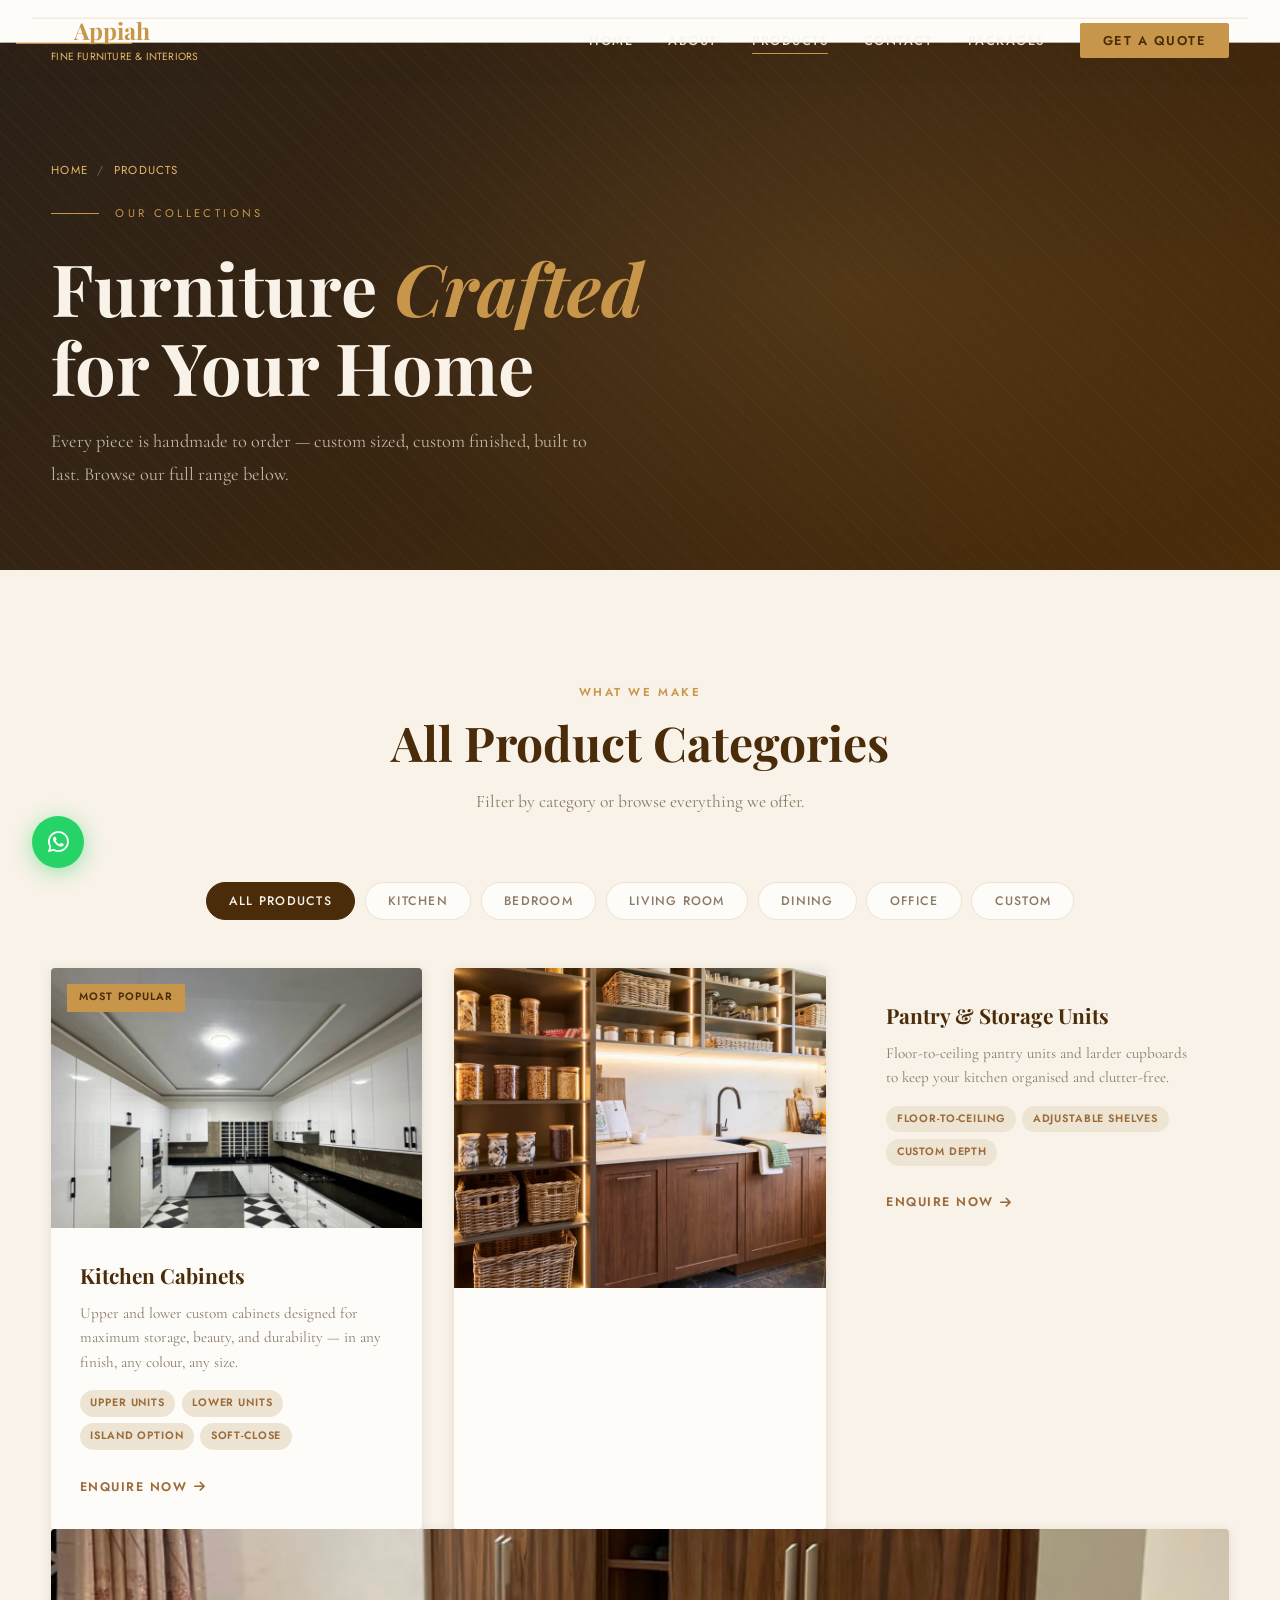
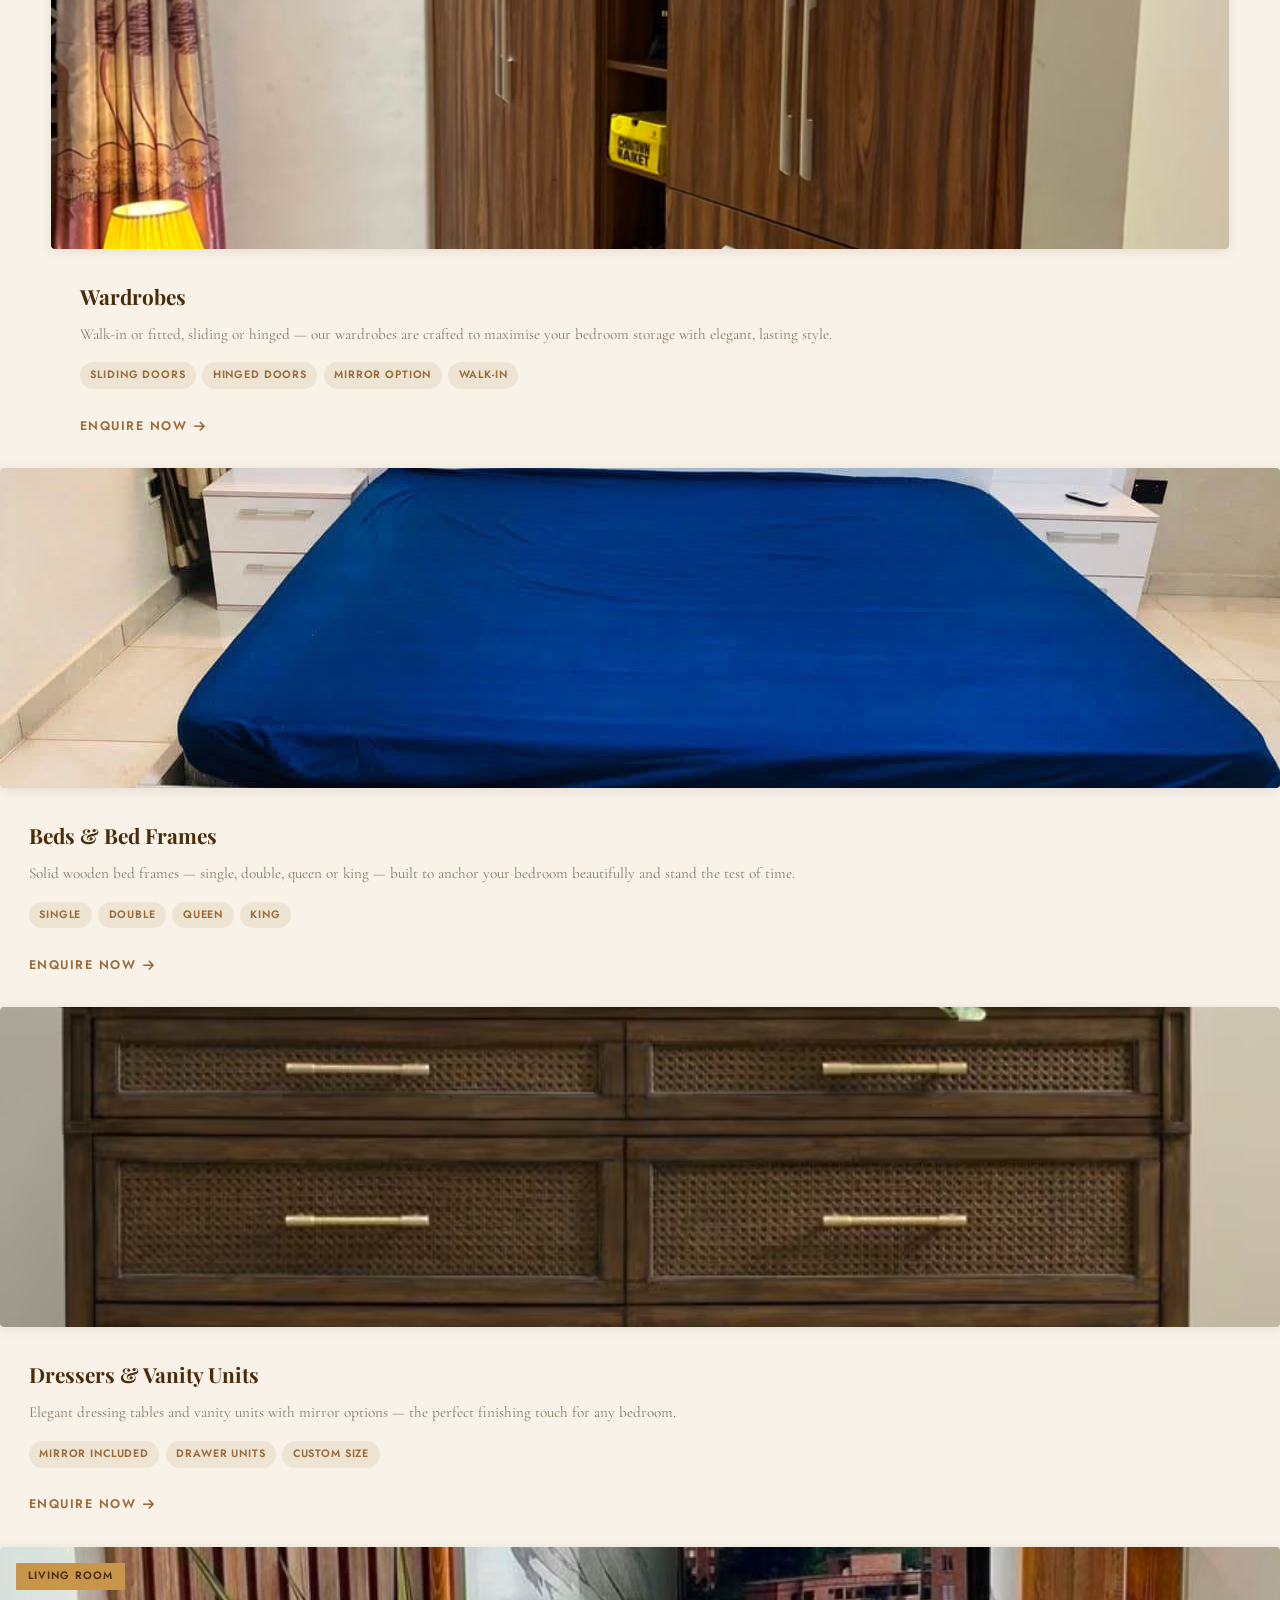
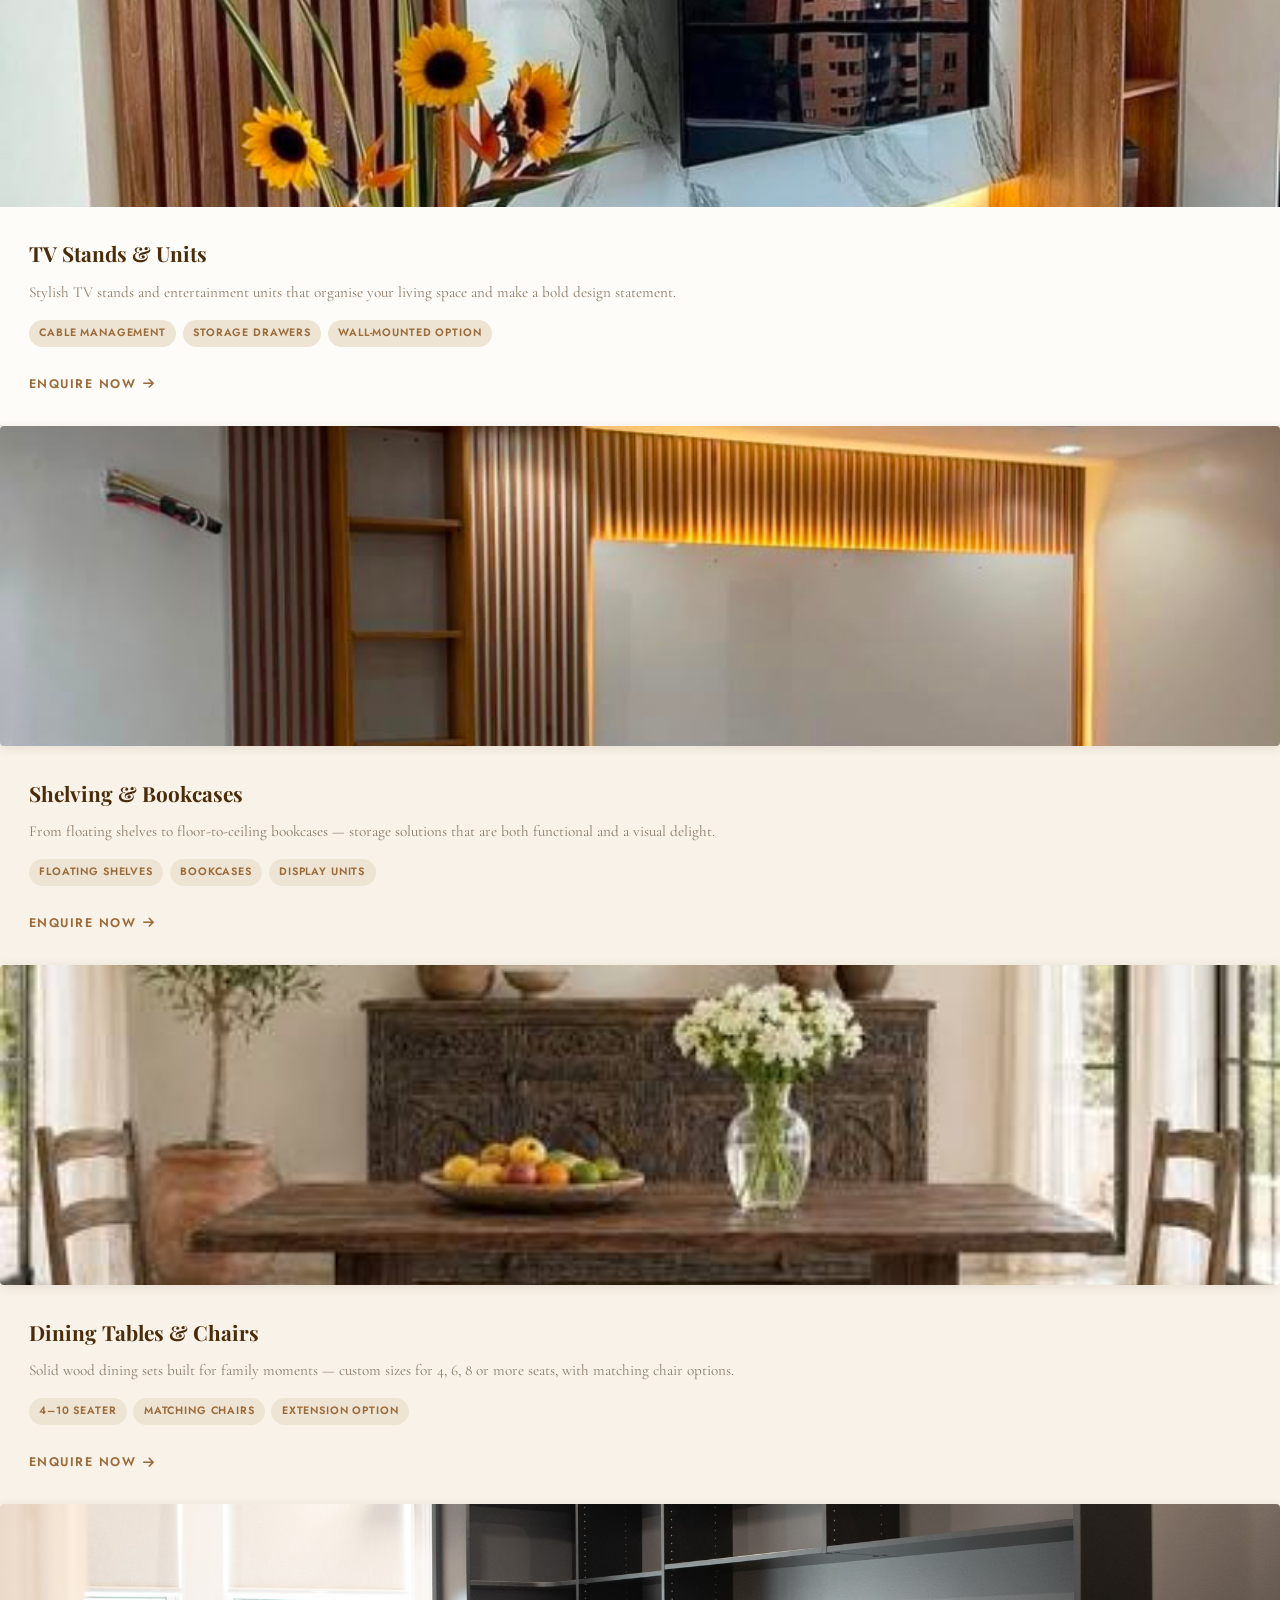
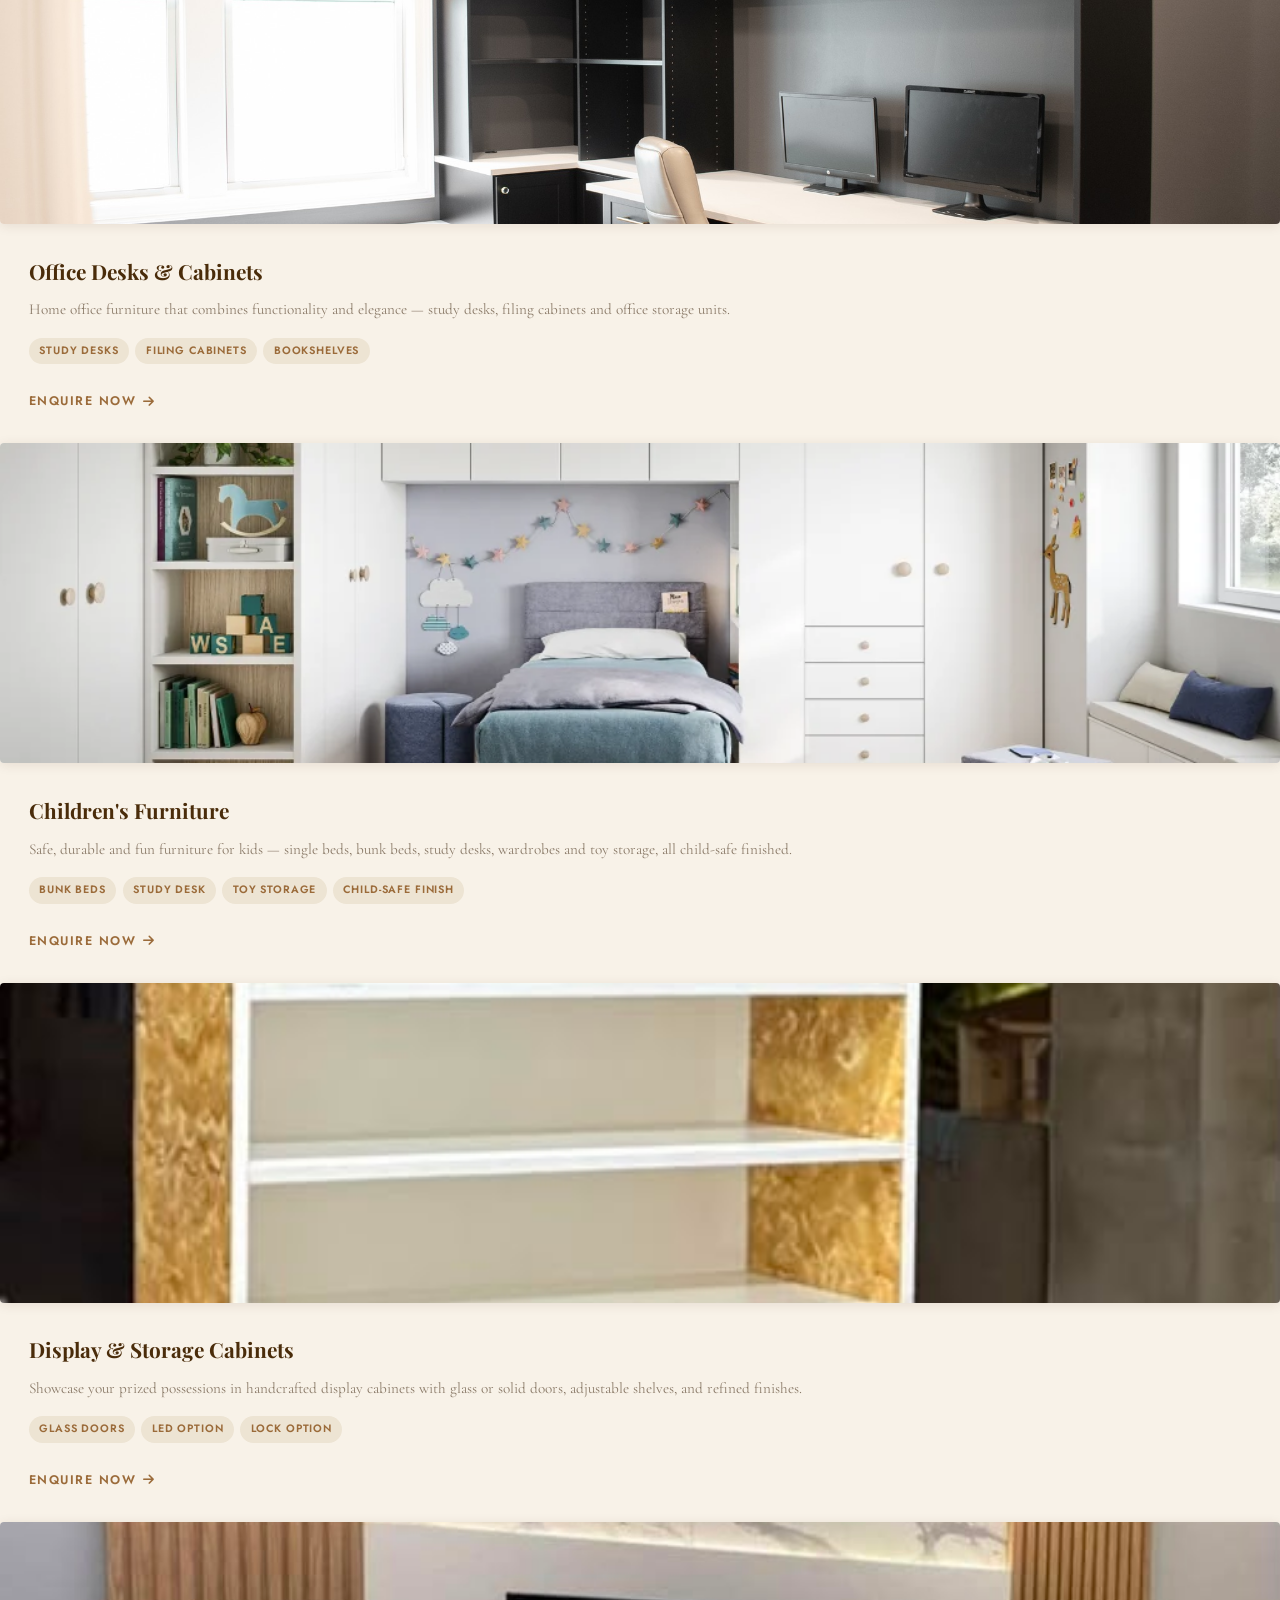
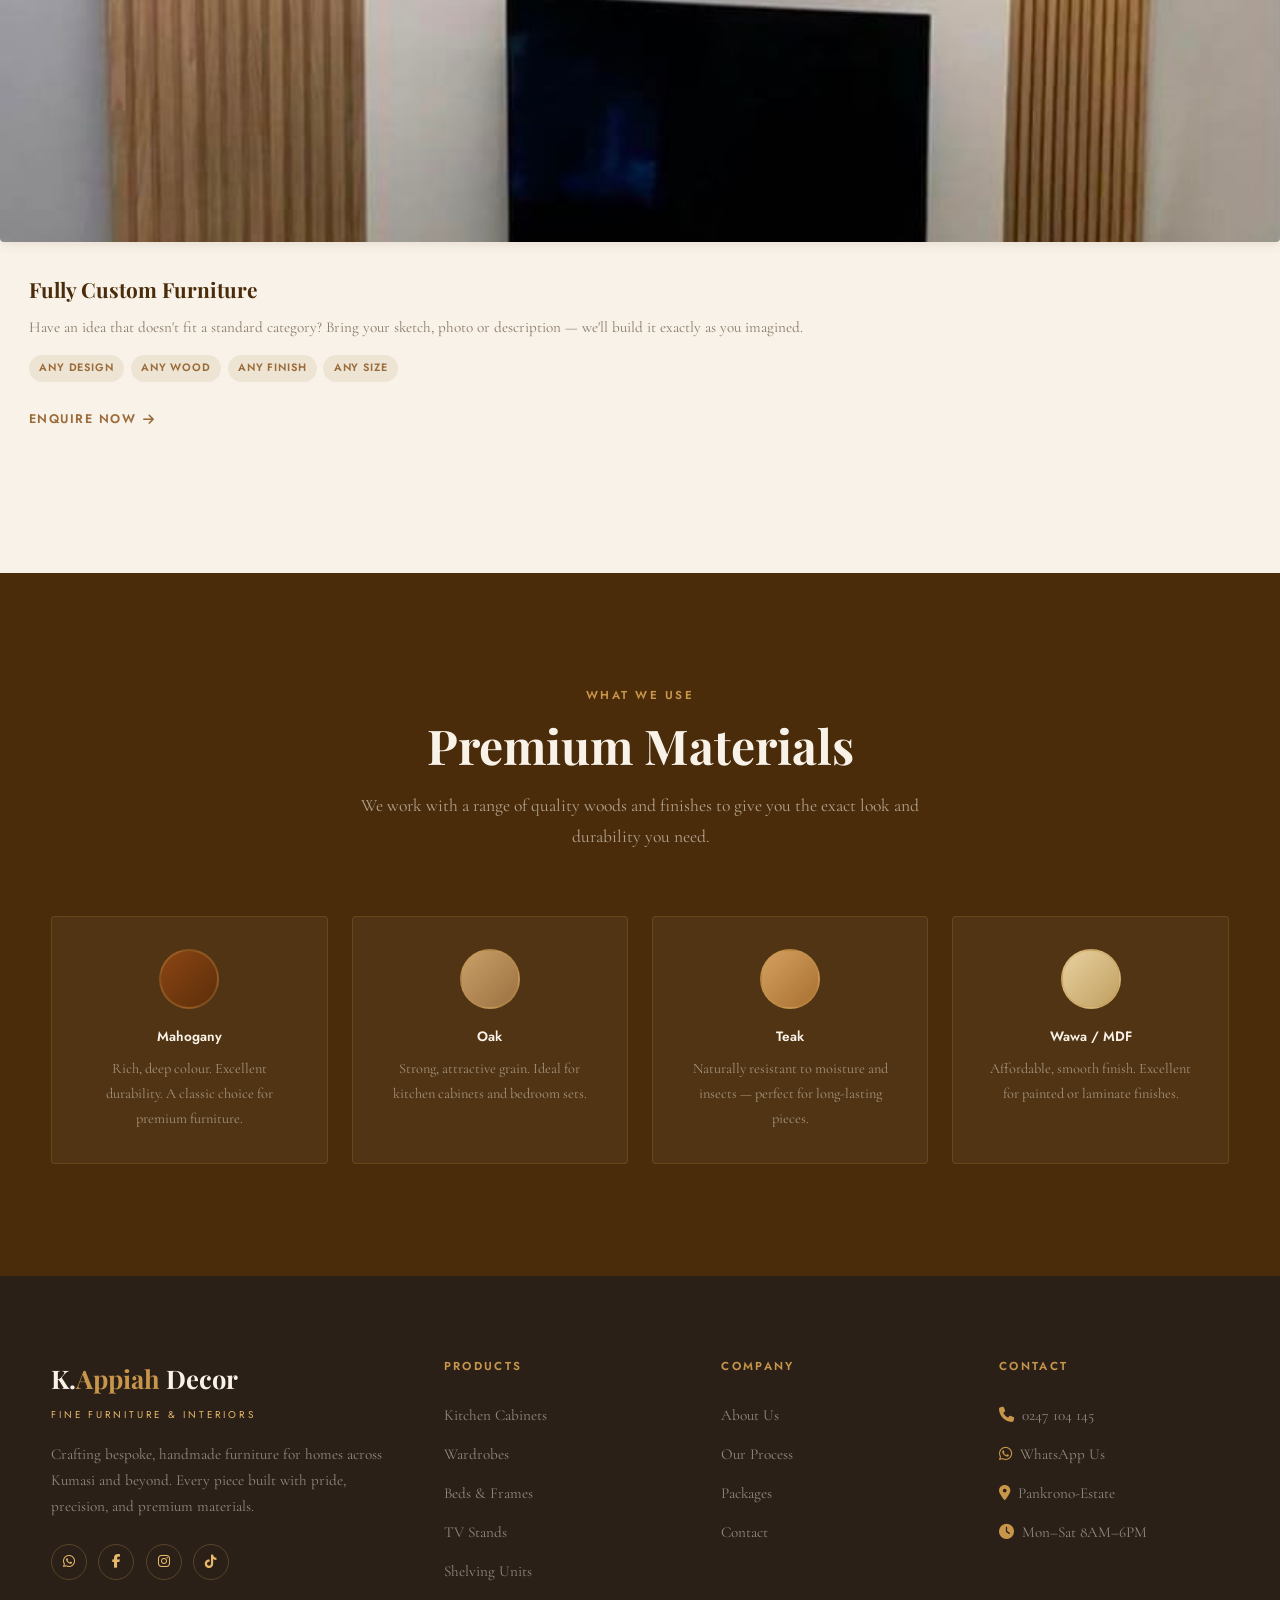
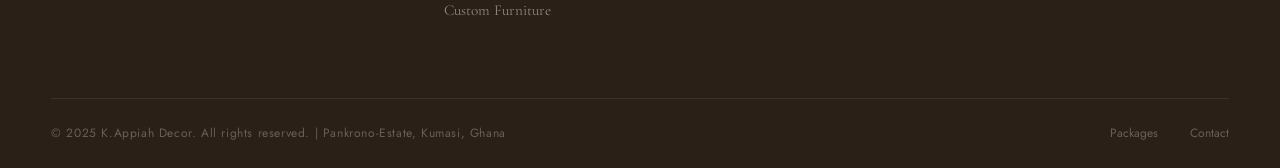
<file: products.html>
<!DOCTYPE html>
<html lang="en">
<head>
  <meta charset="UTF-8"/>
  <meta name="viewport" content="width=device-width, initial-scale=1.0"/>
  <title>Products | K.Appiah Decor</title>
  <meta name="description" content="Browse K.Appiah Decor's full range — kitchen cabinets, wardrobes, beds, TV stands, shelving, dining sets and custom furniture. Pankrono-Estate, Kumasi."/>
  <link rel="icon" type="image/svg+xml" href="data:image/svg+xml,<svg xmlns='http://www.w3.org/2000/svg' viewBox='0 0 100 100'><text y='.9em' font-size='90'>🪵</text></svg>"/>
  <link rel="stylesheet" href="https://cdnjs.cloudflare.com/ajax/libs/font-awesome/6.5.0/css/all.min.css"/>
  <link rel="stylesheet" href="style.css"/>
  <link rel="stylesheet" href="pages.css"/>
</head>
<body>



<nav id="navbar">
  <div class="container nav-inner">
    <a href="index.html" class="nav-logo">
      <span class="nav-logo-main">K.<span>Appiah</span> Decor</span>
      <span class="nav-logo-sub">Fine Furniture &amp; Interiors</span>
    </a>
    <ul class="nav-links">
      <li><a href="index.html">Home</a></li>
      <li><a href="about.html">About</a></li>
      <li><a href="products.html" class="active">Products</a></li>
      <li><a href="contact.html">Contact</a></li>
      <li><a href="packages.html">Packages</a></li>
      <li><a href="contact.html" class="nav-cta">Get a Quote</a></li>
    </ul>
    <div class="nav-toggle" id="navToggle"><span></span><span></span><span></span></div>
  </div>
</nav>
<div class="nav-mobile" id="mobileNav">
  <a href="index.html">Home</a>
  <a href="about.html">About</a>
  <a href="products.html">Products</a>
  <a href="contact.html">Contact</a>
  <a href="packages.html">Packages</a>
  <a href="contact.html">Get a Quote</a>
</div>

<!-- PAGE HERO -->
<section class="page-hero">
  <div class="container">
    <div class="page-hero-inner">
      <div class="breadcrumb">
        <a href="index.html">Home</a><span>/</span><span style="color:var(--gold-light)">Products</span>
      </div>
      <div class="page-hero-eyebrow"><span>Our Collections</span></div>
      <h1 class="page-hero-title">Furniture <em>Crafted</em><br/>for Your Home</h1>
      <p class="page-hero-sub">Every piece is handmade to order — custom sized, custom finished, built to last. Browse our full range below.</p>
    </div>
  </div>
</section>

<!-- ALL PRODUCTS -->
<section id="all-products">
  <div class="container">
    <div class="all-products-header">
      <span class="section-label reveal">What We Make</span>
      <h2 class="section-title reveal rd1">All Product Categories</h2>
      <p class="section-sub reveal rd2" style="margin-inline:auto;">Filter by category or browse everything we offer.</p>
    </div>

    <!-- Filter Buttons -->
    <div class="product-filters reveal">
      <button class="pf-btn active" data-filter="all">All Products</button>
      <button class="pf-btn" data-filter="kitchen">Kitchen</button>
      <button class="pf-btn" data-filter="bedroom">Bedroom</button>
      <button class="pf-btn" data-filter="living">Living Room</button>
      <button class="pf-btn" data-filter="dining">Dining</button>
      <button class="pf-btn" data-filter="office">Office</button>
      <button class="pf-btn" data-filter="custom">Custom</button>
    </div>

    <div class="all-products-grid">

      <!-- Kitchen Cabinets -->
      <div class="full-prod-card show" data-cat="kitchen">
        <div class="fpc-img">
      <div class="prod-img">
     <img src="kitchen2.jpeg" alt="kitchen cabinet" class="prod-image">
      </div>
          <span class="fpc-tag">Most Popular</span>
        </div>
        <div class="fpc-body">
          <h3 class="fpc-title">Kitchen Cabinets</h3>
          <p class="fpc-desc">Upper and lower custom cabinets designed for maximum storage, beauty, and durability — in any finish, any colour, any size.</p>
          <div class="fpc-features">
            <span class="fpc-feat">Upper Units</span>
            <span class="fpc-feat">Lower Units</span>
            <span class="fpc-feat">Island Option</span>
            <span class="fpc-feat">Soft-close</span>
          </div>
          <a href="contact.html" class="fpc-link">Enquire Now <i class="fa-solid fa-arrow-right"></i></a>
        </div>
      </div>

      <!-- Kitchen Pantry -->
      <div class="full-prod-card show" data-cat="kitchen">
          <div class="prod-img">
     <img src="pantry.jpeg" alt="kitchen cabinet" class="prod-image">
      </div>
         
          <span class="fpc-tag">Storage</span>
        </div>
        <div class="fpc-body">
          <h3 class="fpc-title">Pantry &amp; Storage Units</h3>
          <p class="fpc-desc">Floor-to-ceiling pantry units and larder cupboards to keep your kitchen organised and clutter-free.</p>
          <div class="fpc-features">
            <span class="fpc-feat">Floor-to-Ceiling</span>
            <span class="fpc-feat">Adjustable Shelves</span>
            <span class="fpc-feat">Custom Depth</span>
          </div>
          <a href="contact.html" class="fpc-link">Enquire Now <i class="fa-solid fa-arrow-right"></i></a>
        </div>
      </div>

      <!-- Wardrobes -->
      <div class="full-prod-card show" data-cat="bedroom">
          <div class="prod-img">
     <img src="wadrobe7.jpeg" alt="kitchen cabinet" class="prod-image">
      </div>
        
          <span class="fpc-tag">Custom Build</span>
        </div>
        <div class="fpc-body">
          <h3 class="fpc-title">Wardrobes</h3>
          <p class="fpc-desc">Walk-in or fitted, sliding or hinged — our wardrobes are crafted to maximise your bedroom storage with elegant, lasting style.</p>
          <div class="fpc-features">
            <span class="fpc-feat">Sliding Doors</span>
            <span class="fpc-feat">Hinged Doors</span>
            <span class="fpc-feat">Mirror Option</span>
            <span class="fpc-feat">Walk-in</span>
          </div>
          <a href="contact.html" class="fpc-link">Enquire Now <i class="fa-solid fa-arrow-right"></i></a>
        </div>
      </div>

      <!-- Beds -->
      <div class="full-prod-card show" data-cat="bedroom">
            <div class="prod-img">
     <img src="bed3.jpeg" alt="kitchen cabinet" class="prod-image">
      </div>
         
    
          <span class="fpc-tag">Handcrafted</span>
        </div>
        <div class="fpc-body">
          <h3 class="fpc-title">Beds &amp; Bed Frames</h3>
          <p class="fpc-desc">Solid wooden bed frames — single, double, queen or king — built to anchor your bedroom beautifully and stand the test of time.</p>
          <div class="fpc-features">
            <span class="fpc-feat">Single</span>
            <span class="fpc-feat">Double</span>
            <span class="fpc-feat">Queen</span>
            <span class="fpc-feat">King</span>
          </div>
          <a href="contact.html" class="fpc-link">Enquire Now <i class="fa-solid fa-arrow-right"></i></a>
        </div>
      </div>

      <!-- Dressers -->
      <div class="full-prod-card show" data-cat="bedroom">
            <div class="prod-img">
     <img src="dresser.jpeg" alt="kitchen cabinet" class="prod-image">
      </div>
       
          <span class="fpc-tag">Bedroom</span>
        </div>
        <div class="fpc-body">
          <h3 class="fpc-title">Dressers &amp; Vanity Units</h3>
          <p class="fpc-desc">Elegant dressing tables and vanity units with mirror options — the perfect finishing touch for any bedroom.</p>
          <div class="fpc-features">
            <span class="fpc-feat">Mirror Included</span>
            <span class="fpc-feat">Drawer Units</span>
            <span class="fpc-feat">Custom Size</span>
          </div>
          <a href="contact.html" class="fpc-link">Enquire Now <i class="fa-solid fa-arrow-right"></i></a>
        </div>
      </div>

      <!-- TV Stands -->
      <div class="full-prod-card show" data-cat="living">
         
        <div class="fpc-img">
             <div class="prod-img">
     <img src="TvStand1.jpeg" alt="TvStand" class="prod-image">
      </div>
         
          <span class="fpc-tag">Living Room</span>
        </div>
        <div class="fpc-body">
          <h3 class="fpc-title">TV Stands &amp; Units</h3>
          <p class="fpc-desc">Stylish TV stands and entertainment units that organise your living space and make a bold design statement.</p>
          <div class="fpc-features">
            <span class="fpc-feat">Cable Management</span>
            <span class="fpc-feat">Storage Drawers</span>
            <span class="fpc-feat">Wall-mounted Option</span>
          </div>
          <a href="contact.html" class="fpc-link">Enquire Now <i class="fa-solid fa-arrow-right"></i></a>
        </div>
      </div>

      <!-- Shelving -->
      <div class="full-prod-card show" data-cat="living">
            <div class="prod-img">
     <img src="shelve.jpeg" alt="shelves" class="prod-image">
      </div>
       
          <span class="fpc-tag">Space Saver</span>
        </div>
        <div class="fpc-body">
          <h3 class="fpc-title">Shelving &amp; Bookcases</h3>
          <p class="fpc-desc">From floating shelves to floor-to-ceiling bookcases — storage solutions that are both functional and a visual delight.</p>
          <div class="fpc-features">
            <span class="fpc-feat">Floating Shelves</span>
            <span class="fpc-feat">Bookcases</span>
            <span class="fpc-feat">Display Units</span>
          </div>
          <a href="contact.html" class="fpc-link">Enquire Now <i class="fa-solid fa-arrow-right"></i></a>
        </div>
      </div>

      <!-- Dining Table -->
      <div class="full-prod-card show" data-cat="dining">
           <div class="prod-img">
     <img src="dining.jpeg" alt="dining table" class="prod-image">
      </div>
          <span class="fpc-tag">Dining</span>
        </div>
        <div class="fpc-body">
          <h3 class="fpc-title">Dining Tables &amp; Chairs</h3>
          <p class="fpc-desc">Solid wood dining sets built for family moments — custom sizes for 4, 6, 8 or more seats, with matching chair options.</p>
          <div class="fpc-features">
            <span class="fpc-feat">4–10 Seater</span>
            <span class="fpc-feat">Matching Chairs</span>
            <span class="fpc-feat">Extension Option</span>
          </div>
          <a href="contact.html" class="fpc-link">Enquire Now <i class="fa-solid fa-arrow-right"></i></a>
        </div>
      </div>

      <!-- Office Desk -->
      <div class="full-prod-card show" data-cat="office">
         <div class="prod-img">
     <img src="officeDesk.jpeg" alt="office Desk" class="prod-image">
      </div>
          <span class="fpc-tag">Office</span>
        </div>
        <div class="fpc-body">
          <h3 class="fpc-title">Office Desks &amp; Cabinets</h3>
          <p class="fpc-desc">Home office furniture that combines functionality and elegance — study desks, filing cabinets and office storage units.</p>
          <div class="fpc-features">
            <span class="fpc-feat">Study Desks</span>
            <span class="fpc-feat">Filing Cabinets</span>
            <span class="fpc-feat">Bookshelves</span>
          </div>
          <a href="contact.html" class="fpc-link">Enquire Now <i class="fa-solid fa-arrow-right"></i></a>
        </div>
      </div>

      <!-- Kids Furniture -->
      <div class="full-prod-card show" data-cat="bedroom">
          <div class="prod-img">
     <img src="furniture.jpeg" alt="children's furniture" class="prod-image">
      </div>
          <span class="fpc-tag">Kids Room</span>
        </div>
        <div class="fpc-body">
          <h3 class="fpc-title">Children's Furniture</h3>
          <p class="fpc-desc">Safe, durable and fun furniture for kids — single beds, bunk beds, study desks, wardrobes and toy storage, all child-safe finished.</p>
          <div class="fpc-features">
            <span class="fpc-feat">Bunk Beds</span>
            <span class="fpc-feat">Study Desk</span>
            <span class="fpc-feat">Toy Storage</span>
            <span class="fpc-feat">Child-safe Finish</span>
          </div>
          <a href="contact.html" class="fpc-link">Enquire Now <i class="fa-solid fa-arrow-right"></i></a>
        </div>
      </div>

      <!-- Display Cabinet -->
      <div class="full-prod-card show" data-cat="living">
             <div class="prod-img">
     <img src="shelve1.jpeg" alt="storage cabinet" class="prod-image">
      </div>
        
          <span class="fpc-tag">Living Room</span>
        </div>
        <div class="fpc-body">
          <h3 class="fpc-title">Display &amp; Storage Cabinets</h3>
          <p class="fpc-desc">Showcase your prized possessions in handcrafted display cabinets with glass or solid doors, adjustable shelves, and refined finishes.</p>
          <div class="fpc-features">
            <span class="fpc-feat">Glass Doors</span>
            <span class="fpc-feat">LED Option</span>
            <span class="fpc-feat">Lock Option</span>
          </div>
          <a href="contact.html" class="fpc-link">Enquire Now <i class="fa-solid fa-arrow-right"></i></a>
        </div>
      </div>

      <!-- Custom -->
      <div class="full-prod-card show" data-cat="custom">
                <div class="prod-img">
     <img src="TvStand2.jpeg" alt="storage cabinet" class="prod-image">
      </div>
      
          <span class="fpc-tag">Bespoke</span>
        </div>
        <div class="fpc-body">
          <h3 class="fpc-title">Fully Custom Furniture</h3>
          <p class="fpc-desc">Have an idea that doesn't fit a standard category? Bring your sketch, photo or description — we'll build it exactly as you imagined.</p>
          <div class="fpc-features">
            <span class="fpc-feat">Any Design</span>
            <span class="fpc-feat">Any Wood</span>
            <span class="fpc-feat">Any Finish</span>
            <span class="fpc-feat">Any Size</span>
          </div>
          <a href="contact.html" class="fpc-link">Enquire Now <i class="fa-solid fa-arrow-right"></i></a>
        </div>
      </div>

    </div><!-- /grid -->
  </div>
</section>

<!-- MATERIALS -->
<section id="materials">
  <div class="container">
    <div class="materials-header">
      <span class="section-label reveal">What We Use</span>
      <h2 class="section-title reveal rd1">Premium Materials</h2>
      <p class="section-sub reveal rd2">We work with a range of quality woods and finishes to give you the exact look and durability you need.</p>
    </div>
    <div class="materials-grid">
      <div class="material-card reveal">
        <div class="material-swatch" style="background:linear-gradient(135deg,#8B4513,#5C2E0A)"></div>
        <div class="material-name">Mahogany</div>
        <div class="material-desc">Rich, deep colour. Excellent durability. A classic choice for premium furniture.</div>
      </div>
      <div class="material-card reveal rd1">
        <div class="material-swatch" style="background:linear-gradient(135deg,#C8A068,#9B7040)"></div>
        <div class="material-name">Oak</div>
        <div class="material-desc">Strong, attractive grain. Ideal for kitchen cabinets and bedroom sets.</div>
      </div>
      <div class="material-card reveal rd2">
        <div class="material-swatch" style="background:linear-gradient(135deg,#D4A060,#A87030)"></div>
        <div class="material-name">Teak</div>
        <div class="material-desc">Naturally resistant to moisture and insects — perfect for long-lasting pieces.</div>
      </div>
      <div class="material-card reveal rd3">
        <div class="material-swatch" style="background:linear-gradient(135deg,#E8D0A0,#C0A060)"></div>
        <div class="material-name">Wawa / MDF</div>
        <div class="material-desc">Affordable, smooth finish. Excellent for painted or laminate finishes.</div>
      </div>
    </div>
  </div>
</section>

<!-- FOOTER -->
<footer id="footer">
  <div class="container">
    <div class="footer-grid">
      <div>
        <div class="footer-brand-name">K.<span>Appiah</span> Decor</div>
        <div class="footer-brand-tag">Fine Furniture &amp; Interiors</div>
        <p class="footer-about">Crafting bespoke, handmade furniture for homes across Kumasi and beyond. Every piece built with pride, precision, and premium materials.</p>
        <div class="footer-socials">
          <a href="https://wa.me/233247104145" target="_blank" class="social-btn"><i class="fa-brands fa-whatsapp"></i></a>
          <a href="#" class="social-btn"><i class="fa-brands fa-facebook-f"></i></a>
          <a href="#" class="social-btn"><i class="fa-brands fa-instagram"></i></a>
          <a href="#" class="social-btn"><i class="fa-brands fa-tiktok"></i></a>
        </div>
      </div>
      <div class="footer-col">
        <h4 class="footer-col-title">Products</h4>
        <ul>
          <li><a href="products.html">Kitchen Cabinets</a></li>
          <li><a href="products.html">Wardrobes</a></li>
          <li><a href="products.html">Beds &amp; Frames</a></li>
          <li><a href="products.html">TV Stands</a></li>
          <li><a href="products.html">Shelving Units</a></li>
          <li><a href="products.html">Custom Furniture</a></li>
        </ul>
      </div>
      <div class="footer-col">
        <h4 class="footer-col-title">Company</h4>
        <ul>
          <li><a href="about.html">About Us</a></li>
          <li><a href="about.html#about-process">Our Process</a></li>
          <li><a href="packages.html">Packages</a></li>
          <li><a href="contact.html">Contact</a></li>
        </ul>
      </div>
      <div class="footer-col">
        <h4 class="footer-col-title">Contact</h4>
        <ul>
          <li><a href="tel:0247104145"><i class="fa-solid fa-phone" style="color:var(--gold);margin-right:.5rem"></i>0247 104 145</a></li>
          <li><a href="https://wa.me/233247104145" target="_blank"><i class="fa-brands fa-whatsapp" style="color:var(--gold);margin-right:.5rem"></i>WhatsApp Us</a></li>
          <li><a href="contact.html"><i class="fa-solid fa-location-dot" style="color:var(--gold);margin-right:.5rem"></i>Pankrono-Estate</a></li>
          <li><a href="contact.html"><i class="fa-solid fa-clock" style="color:var(--gold);margin-right:.5rem"></i>Mon–Sat 8AM–6PM</a></li>
        </ul>
      </div>
    </div>
    <div class="footer-bottom">
      <p class="footer-copy">&copy; 2025 K.Appiah Decor. All rights reserved. | Pankrono-Estate, Kumasi, Ghana</p>
      <div class="footer-bottom-links"><a href="packages.html">Packages</a><a href="contact.html">Contact</a></div>
    </div>
  </div>
</footer>

<button id="wa-float" aria-label="WhatsApp"><i class="fa-brands fa-whatsapp"></i></button>
<button id="back-top" aria-label="Back to top"><i class="fa-solid fa-arrow-up"></i></button>
<script src="main.js"></script>
</body>
</html>
</file>
<file: style.css>
/* ============================================================
   K.APPIAH DECOR — Global Stylesheet
   Theme: Warm Luxury | Walnut & Cream | Artisan Craftsmanship
   ============================================================ */

@import url('https://fonts.googleapis.com/css2?family=Playfair+Display:ital,wght@0,400;0,600;0,700;1,400&family=Cormorant+Garamond:wght@300;400;500&family=Jost:wght@300;400;500;600&display=swap');

/* ── CSS Variables ────────────────────────────────────────── */
:root {
  --walnut:       #4A2C0A;
  --walnut-mid:   #6B3F14;
  --walnut-light: #9B6B3A;
  --cream:        #F8F2E8;
  --cream-dark:   #EDE4D3;
  --gold:         #C8964A;
  --gold-light:   #E8B86A;
  --charcoal:     #2A2018;
  --warm-gray:    #8A7A68;
  --white:        #FEFCF8;

  --font-display: 'Playfair Display', Georgia, serif;
  --font-body:    'Cormorant Garamond', Georgia, serif;
  --font-ui:      'Jost', sans-serif;

  --nav-h:        80px;
  --trans:        0.35s cubic-bezier(0.4, 0, 0.2, 1);
  --shadow-sm:    0 2px 12px rgba(74,44,10,0.10);
  --shadow-md:    0 8px 32px rgba(74,44,10,0.16);
  --shadow-lg:    0 20px 60px rgba(74,44,10,0.22);
}

/* ── Reset ────────────────────────────────────────────────── */
*, *::before, *::after { box-sizing: border-box; margin: 0; padding: 0; }
html { scroll-behavior: smooth; font-size: 16px; }
body {
  background: var(--cream);
  color: var(--charcoal);
  font-family: var(--font-body);
  font-size: 1.05rem;
  line-height: 1.75;
  overflow-x: hidden;
}
img { max-width: 100%; display: block; }
a   { text-decoration: none; color: inherit; }
ul  { list-style: none; }

/* ── Utilities ────────────────────────────────────────────── */
.container { width: min(1200px, 92%); margin-inline: auto; }

.section-label {
  font-family: var(--font-ui);
  font-size: 0.72rem; font-weight: 600;
  letter-spacing: 0.22em; text-transform: uppercase;
  color: var(--gold); display: block; margin-bottom: 0.75rem;
}
.section-title {
  font-family: var(--font-display);
  font-size: clamp(2rem, 4vw, 3rem);
  font-weight: 700; color: var(--walnut); line-height: 1.2;
}
.section-sub {
  font-family: var(--font-body);
  font-size: 1.1rem; color: var(--warm-gray);
  margin-top: 1rem; max-width: 560px;
}

.btn-primary {
  display: inline-flex; align-items: center; gap: 0.6rem;
  background: var(--walnut); color: var(--cream);
  font-family: var(--font-ui); font-size: 0.83rem;
  font-weight: 500; letter-spacing: 0.1em; text-transform: uppercase;
  padding: 0.9rem 2.2rem; border-radius: 2px;
  border: 2px solid var(--walnut); cursor: pointer; transition: var(--trans);
}
.btn-primary:hover { background: var(--walnut-mid); border-color: var(--walnut-mid); transform: translateY(-2px); box-shadow: var(--shadow-md); }

.btn-gold {
  display: inline-flex; align-items: center; gap: 0.6rem;
  background: var(--gold); color: var(--walnut);
  font-family: var(--font-ui); font-size: 0.83rem;
  font-weight: 600; letter-spacing: 0.1em; text-transform: uppercase;
  padding: 0.9rem 2.2rem; border-radius: 2px;
  border: 2px solid var(--gold); cursor: pointer; transition: var(--trans);
}
.btn-gold:hover { background: var(--gold-light); border-color: var(--gold-light); transform: translateY(-2px); box-shadow: var(--shadow-md); }

.btn-outline {
  display: inline-flex; align-items: center; gap: 0.6rem;
  background: transparent; color: var(--walnut);
  font-family: var(--font-ui); font-size: 0.83rem;
  font-weight: 500; letter-spacing: 0.1em; text-transform: uppercase;
  padding: 0.9rem 2.2rem; border-radius: 2px;
  border: 2px solid var(--walnut); cursor: pointer; transition: var(--trans);
}
.btn-outline:hover { background: var(--walnut); color: var(--cream); transform: translateY(-2px); }

/* ── Preloader ────────────────────────────────────────────── */
#preloader {
  position: fixed; inset: 0; background: var(--walnut);
  display: flex; flex-direction: column;
  align-items: center; justify-content: center;
  z-index: 9999; transition: opacity 0.6s, visibility 0.6s;
}
#preloader.hidden { opacity: 0; visibility: hidden; }
.pre-logo { font-family: var(--font-display); font-size: 2.2rem; color: var(--cream); margin-bottom: 1.8rem; }
.pre-logo span { color: var(--gold); }
.pre-bar { width: 180px; height: 2px; background: rgba(255,255,255,0.15); border-radius: 1px; overflow: hidden; }
.pre-bar::after { content: ''; display: block; width: 0; height: 100%; background: var(--gold); animation: loadbar 1.8s ease forwards; }
@keyframes loadbar { to { width: 100%; } }

/* ── Navbar ───────────────────────────────────────────────── */
#navbar {
  position: fixed; top: 0; width: 100%;
  height: var(--nav-h); z-index: 1000; transition: var(--trans);
}
#navbar.scrolled {
  background: rgba(248,242,232,0.96);
  backdrop-filter: blur(14px); box-shadow: var(--shadow-sm);
}
.nav-inner { height: var(--nav-h); display: flex; align-items: center; justify-content: space-between; }

.nav-logo { display: flex; flex-direction: column; line-height: 1.3; }
.nav-logo-main { font-family: var(--font-display); font-size: 1.45rem; font-weight: 700; color: var(--white); transition: var(--trans); }
.nav-logo-main span { color: var(--gold); }
.nav-logo-sub { font-family: var(--font-ui); font-size: 0.65rem; letter-spacing: 0.2px; text-transform: uppercase; color: var(--gold-light); transition: var(--trans); margin-top: 4px;}
#navbar.scrolled .nav-logo-main { color: var(--walnut); }
#navbar.scrolled .nav-logo-sub  { color: var(--walnut-light); }

.nav-links { display: flex; gap: 2.2rem; align-items: center; }
.nav-links a {
  font-family: var(--font-ui); font-size: 0.8rem;
  font-weight: 500; letter-spacing: 0.12em; text-transform: uppercase;
  color: rgba(248,242,232,0.9); transition: var(--trans); position: relative;
}
.nav-links a::after {
  content: ''; position: absolute; bottom: -4px; left: 0;
  width: 0; height: 1px; background: var(--gold); transition: var(--trans);
}
.nav-links a:hover::after, .nav-links a.active::after { width: 100%; }
#navbar.scrolled .nav-links a { color: var(--walnut); }

.nav-cta {
  background: var(--gold) !important; color: var(--walnut) !important;
  padding: 0.5rem 1.4rem; border-radius: 2px; font-weight: 600 !important;
  transition: var(--trans);
}
.nav-cta:hover { background: var(--gold-light) !important; transform: translateY(-1px); }
.nav-cta::after { display: none !important; }

.nav-toggle { display: none; flex-direction: column; gap: 5px; cursor: pointer; padding: 4px; }
.nav-toggle span { display: block; width: 26px; height: 2px; background: var(--cream); transition: var(--trans); border-radius: 1px; }
#navbar.scrolled .nav-toggle span { background: var(--walnut); }

.nav-mobile {
  position: fixed; top: var(--nav-h); left: 0; width: 100%;
  background: var(--white); padding: 1.5rem 2rem;
  transform: translateY(-110%); transition: var(--trans);
  box-shadow: var(--shadow-md); z-index: 999;
}
.nav-mobile.open { transform: translateY(0); }
.nav-mobile a {
  display: block; font-family: var(--font-ui); font-size: 0.95rem;
  letter-spacing: 0.1em; text-transform: uppercase; color: var(--walnut);
  padding: 0.85rem 0; border-bottom: 1px solid var(--cream-dark); transition: var(--trans);
}
.nav-mobile a:hover { color: var(--gold); padding-left: 6px; }

/* ── Page Hero (inner pages) ──────────────────────────────── */
.page-hero {
  min-height: 50vh;
  background: linear-gradient(135deg, var(--charcoal) 0%, var(--walnut) 100%);
  display: flex; align-items: center;
  padding-top: var(--nav-h);
  position: relative; overflow: hidden;
}
.page-hero::before {
  content: ''; position: absolute; inset: 0; opacity: 0.04;
  background-image: repeating-linear-gradient(45deg, var(--gold) 0, var(--gold) 1px, transparent 0, transparent 50%);
  background-size: 22px 22px;
}
.page-hero::after {
  content: ''; position: absolute; inset: 0;
  background: radial-gradient(ellipse 60% 80% at 65% 50%, rgba(200,150,74,0.14) 0%, transparent 70%);
}
.page-hero-inner { position: relative; z-index: 1; padding: 5rem 0; }
.page-hero-eyebrow {
  display: flex; align-items: center; gap: 1rem; margin-bottom: 1.5rem;
  animation: fadeup 0.8s 0.2s both;
}
.page-hero-eyebrow::before { content: ''; width: 48px; height: 1px; background: var(--gold); }
.page-hero-eyebrow span { font-family: var(--font-ui); font-size: 0.7rem; letter-spacing: 0.3em; text-transform: uppercase; color: var(--gold); }
.page-hero-title {
  font-family: var(--font-display);
  font-size: clamp(2.5rem, 6vw, 4.5rem);
  font-weight: 700; color: var(--cream); line-height: 1.1;
  animation: fadeup 0.8s 0.35s both;
}
.page-hero-title em { font-style: italic; color: var(--gold); }
.page-hero-sub {
  font-family: var(--font-body); font-size: 1.15rem;
  color: rgba(248,242,232,0.7); max-width: 540px;
  margin-top: 1.2rem; animation: fadeup 0.8s 0.5s both;
}
.breadcrumb {
  display: flex; align-items: center; gap: 0.6rem;
  font-family: var(--font-ui); font-size: 0.72rem;
  letter-spacing: 0.1em; text-transform: uppercase;
  color: rgba(248,242,232,0.45);
  margin-bottom: 1.5rem; animation: fadeup 0.8s 0.15s both;
}
.breadcrumb a { color: var(--gold-light); transition: var(--trans); }
.breadcrumb a:hover { color: var(--gold); }
.breadcrumb span { color: rgba(248,242,232,0.3); }

/* ── Footer ───────────────────────────────────────────────── */
#footer { background: var(--charcoal); padding: 5rem 0 0; }
.footer-grid {
  display: grid; grid-template-columns: 1.5fr 1fr 1fr 1fr;
  gap: 3rem; padding-bottom: 4rem;
  border-bottom: 1px solid rgba(200,150,74,0.15);
}
.footer-brand-name { font-family: var(--font-display); font-size: 1.6rem; font-weight: 700; color: var(--cream); margin-bottom: 0.3rem; }
.footer-brand-name span { color: var(--gold); }
.footer-brand-tag { font-family: var(--font-ui); font-size: 0.62rem; letter-spacing: 0.28em; text-transform: uppercase; color: var(--gold-light); margin-bottom: 1.2rem; }
.footer-about { font-family: var(--font-body); font-size: 0.95rem; color: rgba(248,242,232,0.5); line-height: 1.7; margin-bottom: 1.5rem; }
.footer-socials { display: flex; gap: 0.7rem; }
.social-btn {
  width: 36px; height: 36px; border: 1px solid rgba(200,150,74,0.3);
  border-radius: 50%; display: flex; align-items: center; justify-content: center;
  color: var(--gold-light); font-size: 0.85rem; transition: var(--trans);
}
.social-btn:hover { background: var(--gold); border-color: var(--gold); color: var(--walnut); }
.footer-col-title { font-family: var(--font-ui); font-size: 0.72rem; font-weight: 600; letter-spacing: 0.2em; text-transform: uppercase; color: var(--gold); margin-bottom: 1.5rem; }
.footer-col ul li { margin-bottom: 0.6rem; }
.footer-col ul li a { font-family: var(--font-body); font-size: 0.95rem; color: rgba(248,242,232,0.5); transition: var(--trans); }
.footer-col ul li a:hover { color: var(--gold-light); padding-left: 4px; }
.footer-bottom { padding: 1.5rem 0; display: flex; align-items: center; justify-content: space-between; flex-wrap: wrap; gap: 1rem; }
.footer-copy { font-family: var(--font-ui); font-size: 0.75rem; color: rgba(248,242,232,0.3); letter-spacing: 0.05em; }
.footer-bottom-links { display: flex; gap: 2rem; }
.footer-bottom-links a { font-family: var(--font-ui); font-size: 0.75rem; color: rgba(248,242,232,0.3); transition: var(--trans); }
.footer-bottom-links a:hover { color: var(--gold-light); }

/* ── Reveal / Animations ──────────────────────────────────── */
@keyframes fadeup {
  from { opacity: 0; transform: translateY(28px); }
  to   { opacity: 1; transform: translateY(0); }
}
.reveal { opacity: 0; transform: translateY(30px); transition: opacity 0.7s ease, transform 0.7s ease; }
.reveal.visible { opacity: 1; transform: translateY(0); }
.rd1 { transition-delay: 0.1s; } .rd2 { transition-delay: 0.2s; }
.rd3 { transition-delay: 0.3s; } .rd4 { transition-delay: 0.4s; }

/* ── WhatsApp Float & Back to Top ─────────────────────────── */
#wa-float {
  position: fixed; bottom: 2rem; left: 2rem;
  width: 52px; height: 52px; background: #25D366; color: #fff;
  border: none; border-radius: 50%; font-size: 1.5rem;
  display: flex; align-items: center; justify-content: center;
  cursor: pointer; z-index: 800;
  box-shadow: 0 4px 20px rgba(37,211,102,0.45); transition: var(--trans);
}
#wa-float:hover { transform: scale(1.1); }
#back-top {
  position: fixed; bottom: 2rem; right: 2rem;
  width: 46px; height: 46px; background: var(--walnut); color: var(--cream);
  border: none; border-radius: 50%; font-size: 1rem;
  display: flex; align-items: center; justify-content: center;
  cursor: pointer; z-index: 800; box-shadow: var(--shadow-md);
  opacity: 0; transform: translateY(20px); transition: var(--trans);
}
#back-top.show { opacity: 1; transform: translateY(0); }
#back-top:hover { background: var(--gold); color: var(--walnut); }

/* ── Responsive ───────────────────────────────────────────── */
@media (max-width: 1024px) {
  .footer-grid { grid-template-columns: 1fr 1fr; }
}
@media (max-width: 768px) {
  :root { --nav-h: 68px; }
  .nav-links { display: none; }
  .nav-toggle { display: flex; }
  .footer-grid { grid-template-columns: 1fr; }
}
</file>
<file: pages.css>
/* ============================================================
   K.APPIAH DECOR — Page-Specific Styles
   ============================================================ */

/* ══ INDEX / HOME ══════════════════════════════════════════ */

/* Hero */
#hero {
  min-height: 100vh; position: relative;
  display: flex; align-items: center; overflow: hidden;
  background: var(--walnut);
}
.hero-bg {
  position: absolute; inset: 0;
  background: radial-gradient(ellipse 70% 60% at 60% 50%, rgba(107,63,20,0.5) 0%, transparent 70%),
              linear-gradient(135deg, var(--walnut) 0%, var(--charcoal) 100%);
}
.hero-pattern {
  position: absolute; inset: 0; opacity: 0.04;
  background-image: repeating-linear-gradient(45deg, var(--gold) 0, var(--gold) 1px, transparent 0, transparent 50%);
  background-size: 24px 24px;
}
.hero-content { position: relative; z-index: 2; padding-top: var(--nav-h); }
.hero-eyebrow { display: flex; align-items: center; gap: 1rem; margin-bottom: 2rem; animation: fadeup 0.8s 0.3s both; }
.hero-eyebrow::before { content: ''; width: 48px; height: 1px; background: var(--gold); }
.hero-eyebrow span { font-family: var(--font-ui); font-size: 0.72rem; letter-spacing: 0.3em; text-transform: uppercase; color: var(--gold); }
.hero-title { font-family: var(--font-display); font-size: clamp(2.8rem, 7vw, 5.5rem); font-weight: 700; color: var(--cream); line-height: 1.1; margin-bottom: 1.5rem; animation: fadeup 0.8s 0.5s both; }
.hero-title em { font-style: italic; color: var(--gold); display: block; }
.hero-desc { font-family: var(--font-body); font-size: 1.2rem; color: rgba(248,242,232,0.75); max-width: 520px; margin-bottom: 2.8rem; animation: fadeup 0.8s 0.7s both; }
.hero-actions { display: flex; gap: 1.2rem; flex-wrap: wrap; animation: fadeup 0.8s 0.9s both; }
.hero-scroll { position: absolute; bottom: 2.5rem; left: 50%; transform: translateX(-50%); z-index: 2; display: flex; flex-direction: column; align-items: center; gap: 0.5rem; animation: fadeup 0.8s 1.3s both; }
.hero-scroll span { font-family: var(--font-ui); font-size: 0.65rem; letter-spacing: 0.25em; text-transform: uppercase; color: var(--gold-light); }
.scroll-mouse { width: 22px; height: 34px; border: 2px solid var(--gold-light); border-radius: 12px; display: flex; justify-content: center; padding-top: 5px; }
.scroll-dot { width: 3px; height: 8px; background: var(--gold); border-radius: 2px; animation: scrolldot 1.8s ease-in-out infinite; }
@keyframes scrolldot { 0%,100%{transform:translateY(0);opacity:1;} 80%{transform:translateY(8px);opacity:0;} }

/* Features Strip */
#features-strip { background: var(--walnut); }
.strip-inner { display: grid; grid-template-columns: repeat(4,1fr); border-top: 1px solid rgba(200,150,74,0.2); }
.strip-item { padding: 2.2rem 2rem; border-right: 1px solid rgba(200,150,74,0.2); display: flex; align-items: center; gap: 1rem; transition: var(--trans); }
.strip-item:last-child { border-right: none; }
.strip-item:hover { background: rgba(200,150,74,0.08); }
.strip-icon { width: 44px; height: 44px; border: 1px solid var(--gold); border-radius: 50%; display: flex; align-items: center; justify-content: center; color: var(--gold); font-size: 1.1rem; flex-shrink: 0; }
.strip-text strong { display: block; font-family: var(--font-ui); font-size: 0.82rem; font-weight: 600; color: var(--cream); }
.strip-text span { font-family: var(--font-ui); font-size: 0.73rem; color: rgba(248,242,232,0.55); }

/* Home Welcome */
#welcome { padding: 7rem 0; background: var(--cream); }
.welcome-grid { display: grid; grid-template-columns: 1fr 1fr; gap: 5rem; align-items: center; }
.welcome-visual { position: relative; }
.welcome-img {
  width: 100%; height: 500px;
  background: linear-gradient(135deg, var(--walnut-mid) 0%, var(--walnut) 100%);
  border-radius: 4px; display: flex; align-items: center; justify-content: center;
}
.welcome-img {
    position: relative;
    overflow: hidden;
    width: 100%;
    height: 500%;
    border-radius: 4px;
   background: linear-gradient(135deg, var(--walnut-mid) 0%, var(--walnut) 100%);
}

.welcome-img img.welcome-image {
    width: 100%;
    height: 100%;
    object-fit: cover;
    display: block;
}
.welcome-img-placeholder { text-align: center; color: rgba(248,242,232,0.35); }
.welcome-img-placeholder .ico { font-size: 5rem; margin-bottom: 1rem; }
.welcome-img-placeholder p { font-family: var(--font-ui); font-size: 0.75rem; letter-spacing: 0.15em; text-transform: uppercase; }
.welcome-badge { position: absolute; bottom: -1.5rem; right: -1.5rem; width: 120px; height: 120px; background: var(--gold); border-radius: 50%; display: flex; flex-direction: column; align-items: center; justify-content: center; box-shadow: var(--shadow-md); }
.welcome-badge .yr { font-family: var(--font-display); font-size: 2rem; font-weight: 700; color: var(--walnut); line-height: 1; }
.welcome-badge .yl { font-family: var(--font-ui); font-size: 0.58rem; letter-spacing: 0.12em; text-transform: uppercase; color: var(--walnut); text-align: center; }
.welcome-content { padding-right: 2rem; }
.welcome-stats { display: grid; grid-template-columns: 1fr 1fr; gap: 1.5rem; margin-top: 2.5rem; }
.stat-box { padding: 1.5rem; border: 1px solid var(--cream-dark); border-radius: 2px; text-align: center; transition: var(--trans); }
.stat-box:hover { border-color: var(--gold); box-shadow: var(--shadow-sm); }
.stat-num { font-family: var(--font-display); font-size: 2.2rem; font-weight: 700; color: var(--walnut); line-height: 1; }
.stat-num span { color: var(--gold); }
.stat-lbl { font-family: var(--font-ui); font-size: 0.72rem; letter-spacing: 0.12em; text-transform: uppercase; color: var(--warm-gray); margin-top: 0.3rem; }

/* Featured Products (Home) */
#featured { padding: 7rem 0; background: var(--cream-dark); }
.featured-header { text-align: center; margin-bottom: 4rem; }
.featured-header .section-sub { margin-inline: auto; }
.featured-grid { display: grid; grid-template-columns: repeat(3,1fr); gap: 2rem; }
.prod-card { background: var(--white); border-radius: 4px; overflow: hidden; box-shadow: var(--shadow-sm); transition: var(--trans); }
.prod-card:hover { transform: translateY(-6px); box-shadow: var(--shadow-lg); }
.prod-card:hover .prod-img-inner { transform: scale(1.06); }
.prod-img {width:100%; height: 320px; overflow: hidden; position: relative; background: #000; }
.prod-image {
  width: 100%;
  height: 100%;
  object-fit: cover;
  object-position: center;
  display: block;
}
.prod-img-inner { width: 100%; height: 100%; transition: transform 0.5s ease; display: flex; align-items: center; justify-content: center; }
.prod-img-inner.c1 { background: linear-gradient(135deg,#5C3A1E,#8B5E3C); }
.prod-img-inner.c2 { background: linear-gradient(135deg,#3A2A1A,#6B4A2A); }
.prod-img-inner.c3 { background: linear-gradient(135deg,#4A3020,#7A5030); }
.prod-icon { font-size: 4rem; opacity: 0.55; }
.prod-tag { position: absolute; top: 1rem; left: 1rem; background: var(--gold); color: var(--walnut); font-family: var(--font-ui); font-size: 0.67rem; font-weight: 600; letter-spacing: 0.1em; text-transform: uppercase; padding: 0.28rem 0.75rem; border-radius: 1px; }
.prod-body { padding: 1.6rem; }
.prod-title { font-family: var(--font-display); font-size: 1.25rem; font-weight: 700; color: var(--walnut); margin-bottom: 0.5rem; }
.prod-desc { font-family: var(--font-body); font-size: 0.95rem; color: var(--warm-gray); margin-bottom: 1.2rem; line-height: 1.6; }
.prod-link { font-family: var(--font-ui); font-size: 0.78rem; font-weight: 600; letter-spacing: 0.12em; text-transform: uppercase; color: var(--walnut-light); display: inline-flex; align-items: center; gap: 0.4rem; transition: var(--trans); }
.prod-link:hover { color: var(--gold); gap: 0.7rem; }

/* Testimonials (Home) */
#testimonials { padding: 7rem 0; background: var(--cream); }
.testi-header { text-align: center; margin-bottom: 4rem; }
.testi-grid { display: grid; grid-template-columns: repeat(3,1fr); gap: 2rem; }
.testi-card { background: var(--white); border: 1px solid var(--cream-dark); border-radius: 4px; padding: 2.2rem; position: relative; transition: var(--trans); }
.testi-card:hover { border-color: var(--gold); box-shadow: var(--shadow-md); transform: translateY(-4px); }
.testi-card::before { content: '"'; font-family: var(--font-display); font-size: 6rem; color: var(--cream-dark); position: absolute; top: -1.5rem; left: 1.5rem; line-height: 1; }
.testi-text { font-family: var(--font-body); font-size: 1rem; color: var(--charcoal); font-style: italic; line-height: 1.7; margin-bottom: 1.5rem; position: relative; z-index: 1; }
.testi-author { display: flex; align-items: center; gap: 1rem; }
.author-av { width: 44px; height: 44px; border-radius: 50%; background: linear-gradient(135deg, var(--walnut-light), var(--walnut)); display: flex; align-items: center; justify-content: center; color: var(--cream); font-family: var(--font-ui); font-size: 0.9rem; font-weight: 600; flex-shrink: 0; }
.author-name { font-family: var(--font-ui); font-size: 0.85rem; font-weight: 600; color: var(--walnut); }
.author-loc { font-family: var(--font-ui); font-size: 0.73rem; color: var(--warm-gray); }
.stars { color: var(--gold); font-size: 0.85rem; margin-bottom: 0.6rem; }

/* Home CTA */
#home-cta { padding: 6rem 0; background: linear-gradient(135deg, var(--charcoal) 0%, var(--walnut) 100%); text-align: center; position: relative; overflow: hidden; }
#home-cta::before { content: ''; position: absolute; inset: 0; background: radial-gradient(ellipse 60% 80% at 50% 50%, rgba(200,150,74,0.12) 0%, transparent 70%); }
.home-cta-inner { position: relative; z-index: 1; }
.cta-title { font-family: var(--font-display); font-size: clamp(2rem,4vw,3.2rem); color: var(--cream); font-weight: 700; margin-bottom: 1rem; }
.cta-title em { font-style: italic; color: var(--gold); }
.cta-sub { font-family: var(--font-body); font-size: 1.15rem; color: rgba(248,242,232,0.7); margin-bottom: 2.5rem; }
.cta-actions { display: flex; gap: 1.2rem; justify-content: center; flex-wrap: wrap; }
.cta-phone { display: inline-flex; align-items: center; gap: 0.6rem; font-family: var(--font-ui); font-size: 0.83rem; font-weight: 500; letter-spacing: 0.1em; text-transform: uppercase; color: var(--gold); padding: 0.9rem 2.2rem; border: 2px solid var(--gold); border-radius: 2px; transition: var(--trans); }
.cta-phone:hover { background: var(--gold); color: var(--walnut); transform: translateY(-2px); }

/* ══ ABOUT PAGE ════════════════════════════════════════════ */
#about-story { padding: 7rem 0; background: var(--cream); }
.story-grid { display: grid; grid-template-columns: 1fr 1fr; gap: 5rem; align-items: center; }
.story-img { width: 100%; height: 520px; background: linear-gradient(135deg,var(--walnut-mid),var(--walnut)); border-radius: 4px; display: flex; align-items: center; justify-content: center; position: relative; }
.story-img-ph { text-align: center; color: rgba(248,242,232,0.35); }
.story-img-ph .ico { font-size: 5rem; margin-bottom: 1rem; }
.story-img-ph p { font-family: var(--font-ui); font-size: 0.72rem; letter-spacing: 0.15em; text-transform: uppercase; }
.story-badge { position: absolute; bottom: -1.5rem; right: -1.5rem; width: 120px; height: 120px; background: var(--gold); border-radius: 50%; display: flex; flex-direction: column; align-items: center; justify-content: center; box-shadow: var(--shadow-md); }
.story-badge .yr { font-family: var(--font-display); font-size: 2rem; font-weight: 700; color: var(--walnut); }
.story-badge .yl { font-family: var(--font-ui); font-size: 0.58rem; letter-spacing: 0.12em; text-transform: uppercase; color: var(--walnut); text-align: center; }
.story-content { padding-right: 1rem; }
.story-content p { font-family: var(--font-body); font-size: 1.05rem; color: var(--warm-gray); margin-top: 1.2rem; line-height: 1.8; }

#about-values { padding: 7rem 0; background: var(--walnut); position: relative; overflow: hidden; }
#about-values::before { content: ''; position: absolute; inset: 0; opacity: 0.03; background-image: repeating-linear-gradient(-45deg,var(--gold) 0,var(--gold) 1px,transparent 0,transparent 50%); background-size: 28px 28px; }
.values-header { text-align: center; margin-bottom: 4rem; }
.values-header .section-title { color: var(--cream); }
.values-header .section-sub { color: rgba(248,242,232,0.6); margin-inline: auto; }
.values-grid { display: grid; grid-template-columns: repeat(3,1fr); gap: 2rem; }
.value-card { background: rgba(255,255,255,0.04); border: 1px solid rgba(200,150,74,0.2); border-radius: 4px; padding: 2.5rem 2rem; text-align: center; transition: var(--trans); }
.value-card:hover { background: rgba(200,150,74,0.08); border-color: rgba(200,150,74,0.5); transform: translateY(-4px); }
.value-icon { font-size: 2.5rem; margin-bottom: 1.2rem; }
.value-title { font-family: var(--font-display); font-size: 1.3rem; font-weight: 700; color: var(--cream); margin-bottom: 0.75rem; }
.value-desc { font-family: var(--font-body); font-size: 1rem; color: rgba(248,242,232,0.6); line-height: 1.7; }

#about-team { padding: 7rem 0; background: var(--cream-dark); }
.team-header { text-align: center; margin-bottom: 4rem; }
.team-grid { display: grid; grid-template-columns: repeat(4,1fr); gap: 2rem; }
.team-card { background: var(--white); border-radius: 4px; overflow: hidden; text-align: center; box-shadow: var(--shadow-sm); transition: var(--trans); }
.team-card:hover { transform: translateY(-5px); box-shadow: var(--shadow-md); }
.team-avatar { height: 200px; background: linear-gradient(135deg,var(--walnut-light),var(--walnut)); display: flex; align-items: center; justify-content: center; font-size: 4rem; }
.team-body { padding: 1.5rem; }
.team-name { font-family: var(--font-display); font-size: 1.1rem; font-weight: 700; color: var(--walnut); }
.team-role { font-family: var(--font-ui); font-size: 0.72rem; font-weight: 600; letter-spacing: 0.12em; text-transform: uppercase; color: var(--gold); margin-top: 0.3rem; }

#about-process { padding: 7rem 0; background: var(--cream); }
.process-header { text-align: center; margin-bottom: 5rem; }
.process-steps { display: grid; grid-template-columns: repeat(4,1fr); gap: 0; position: relative; }
.process-steps::before { content: ''; position: absolute; top: 3.2rem; left: 12.5%; width: 75%; height: 1px; background: rgba(74,44,10,0.15); }
.proc-step { text-align: center; padding: 0 1.5rem; }
.proc-num { width: 64px; height: 64px; border: 2px solid var(--walnut-light); border-radius: 50%; display: flex; align-items: center; justify-content: center; margin: 0 auto 1.5rem; font-family: var(--font-display); font-size: 1.2rem; font-weight: 700; color: var(--walnut); background: var(--cream); position: relative; z-index: 1; transition: var(--trans); }
.proc-step:hover .proc-num { background: var(--gold); border-color: var(--gold); color: var(--walnut); transform: scale(1.1); }
.proc-title { font-family: var(--font-ui); font-size: 0.88rem; font-weight: 600; letter-spacing: 0.05em; color: var(--walnut); margin-bottom: 0.5rem; }
.proc-desc { font-family: var(--font-body); font-size: 0.95rem; color: var(--warm-gray); line-height: 1.6; }

/* ══ PRODUCTS PAGE ════════════════════════════════════════ */
#all-products { padding: 7rem 0; background: var(--cream); }
.all-products-header { text-align: center; margin-bottom: 4rem; }

.product-filters { display: flex; gap: 0.6rem; justify-content: center; flex-wrap: wrap; margin-bottom: 3rem; }
.pf-btn { font-family: var(--font-ui); font-size: 0.77rem; font-weight: 500; letter-spacing: 0.1em; text-transform: uppercase; padding: 0.55rem 1.4rem; border-radius: 100px; border: 1px solid var(--cream-dark); background: var(--white); color: var(--warm-gray); cursor: pointer; transition: var(--trans); }
.pf-btn:hover, .pf-btn.active { background: var(--walnut); color: var(--cream); border-color: var(--walnut); }

.all-products-grid { display: grid; grid-template-columns: repeat(3,1fr); gap: 2rem; }
.full-prod-card { background: var(--white); border-radius: 4px; overflow: hidden; box-shadow: var(--shadow-sm); transition: var(--trans); display: none; }
.full-prod-card.show { display: block; }
.full-prod-card:hover { transform: translateY(-6px); box-shadow: var(--shadow-lg); }
.full-prod-card:hover .fpc-img-inner { transform: scale(1.05); }
.fpc-img { height: 260px; overflow: hidden; position: relative; }
.fpc-img-inner { width: 100%; height: 100%; transition: transform 0.5s ease; display: flex; align-items: center; justify-content: center; }
.fpc-img-inner.kitchen  { background: linear-gradient(135deg,#5C3A1E,#8B5E3C); }
.fpc-img-inner.wardrobe { background: linear-gradient(135deg,#3A2A1A,#6B4A2A); }
.fpc-img-inner.bed      { background: linear-gradient(135deg,#4A3020,#7A5030); }
.fpc-img-inner.tv       { background: linear-gradient(135deg,#2A1A0A,#5A3A1A); }
.fpc-img-inner.shelf    { background: linear-gradient(135deg,#6B4A2A,#9B6B3A); }
.fpc-img-inner.custom   { background: linear-gradient(135deg,#3A2010,var(--walnut)); }
.fpc-img-inner.dining   { background: linear-gradient(135deg,#4A3520,#7A5A30); }
.fpc-img-inner.office   { background: linear-gradient(135deg,#2A2010,#5A4A2A); }
.fpc-img-inner.kids     { background: linear-gradient(135deg,#5A3A20,#8A6A40); }
.fpc-icon { font-size: 4rem; opacity: 0.55; }
.fpc-tag { position: absolute; top: 1rem; left: 1rem; background: var(--gold); color: var(--walnut); font-family: var(--font-ui); font-size: 0.67rem; font-weight: 600; letter-spacing: 0.1em; text-transform: uppercase; padding: 0.28rem 0.75rem; border-radius: 1px; }
.fpc-body { padding: 1.8rem; }
.fpc-title { font-family: var(--font-display); font-size: 1.3rem; font-weight: 700; color: var(--walnut); margin-bottom: 0.5rem; }
.fpc-desc { font-family: var(--font-body); font-size: 0.95rem; color: var(--warm-gray); margin-bottom: 1rem; line-height: 1.6; }
.fpc-features { display: flex; flex-wrap: wrap; gap: 0.4rem; margin-bottom: 1.3rem; }
.fpc-feat { font-family: var(--font-ui); font-size: 0.67rem; font-weight: 600; letter-spacing: 0.08em; text-transform: uppercase; background: var(--cream-dark); color: var(--walnut-light); padding: 0.25rem 0.65rem; border-radius: 100px; }
.fpc-link { font-family: var(--font-ui); font-size: 0.78rem; font-weight: 600; letter-spacing: 0.12em; text-transform: uppercase; color: var(--walnut-light); display: inline-flex; align-items: center; gap: 0.4rem; transition: var(--trans); }
.fpc-link:hover { color: var(--gold); gap: 0.7rem; }

#materials { padding: 7rem 0; background: var(--walnut); }
.materials-header { text-align: center; margin-bottom: 4rem; }
.materials-header .section-title { color: var(--cream); }
.materials-header .section-sub   { color: rgba(248,242,232,0.6); margin-inline: auto; }
.materials-grid { display: grid; grid-template-columns: repeat(4,1fr); gap: 1.5rem; }
.material-card { background: rgba(255,255,255,0.04); border: 1px solid rgba(200,150,74,0.2); border-radius: 4px; padding: 2rem; text-align: center; transition: var(--trans); }
.material-card:hover { background: rgba(200,150,74,0.08); border-color: rgba(200,150,74,0.5); }
.material-swatch { width: 60px; height: 60px; border-radius: 50%; margin: 0 auto 1rem; border: 2px solid rgba(200,150,74,0.3); }
.material-name { font-family: var(--font-ui); font-size: 0.85rem; font-weight: 600; color: var(--cream); margin-bottom: 0.4rem; }
.material-desc { font-family: var(--font-body); font-size: 0.9rem; color: rgba(248,242,232,0.5); }

/* ══ CONTACT PAGE ═════════════════════════════════════════ */
#contact-main { padding: 7rem 0; background: var(--cream); }
.contact-grid { display: grid; grid-template-columns: 1fr 1.3fr; gap: 5rem; align-items: start; }
.contact-info-col .section-sub { margin-top: 1rem; margin-bottom: 2.5rem; }
.contact-detail { display: flex; align-items: flex-start; gap: 1rem; margin-bottom: 2rem; }
.cd-icon { width: 48px; height: 48px; background: var(--walnut); border-radius: 50%; display: flex; align-items: center; justify-content: center; color: var(--gold); font-size: 1rem; flex-shrink: 0; }
.cd-label { font-family: var(--font-ui); font-size: 0.72rem; font-weight: 600; letter-spacing: 0.12em; text-transform: uppercase; color: var(--warm-gray); margin-bottom: 0.2rem; }
.cd-value { font-family: var(--font-body); font-size: 1.05rem; color: var(--charcoal); }
.cd-value a { color: var(--charcoal); transition: var(--trans); }
.cd-value a:hover { color: var(--gold); }
.map-placeholder { width: 100%; height: 220px; background: linear-gradient(135deg,var(--walnut-mid),var(--walnut)); border-radius: 4px; display: flex; flex-direction: column; align-items: center; justify-content: center; gap: 0.8rem; margin-top: 2rem; }
.map-placeholder i { font-size: 2rem; color: var(--gold); }
.map-placeholder span { font-family: var(--font-ui); font-size: 0.72rem; letter-spacing: 0.15em; text-transform: uppercase; color: rgba(248,242,232,0.5); }

.contact-form-box { background: var(--white); border-radius: 4px; padding: 3rem; box-shadow: var(--shadow-md); }
.form-title { font-family: var(--font-display); font-size: 1.6rem; font-weight: 700; color: var(--walnut); margin-bottom: 2rem; }
.form-row { display: grid; grid-template-columns: 1fr 1fr; gap: 1.2rem; }
.form-group { margin-bottom: 1.2rem; }
.form-group label { display: block; font-family: var(--font-ui); font-size: 0.72rem; font-weight: 600; letter-spacing: 0.12em; text-transform: uppercase; color: var(--warm-gray); margin-bottom: 0.5rem; }
.form-group input, .form-group select, .form-group textarea { width: 100%; padding: 0.82rem 1rem; border: 1px solid var(--cream-dark); border-radius: 2px; font-family: var(--font-body); font-size: 1rem; color: var(--charcoal); background: var(--cream); outline: none; transition: var(--trans); }
.form-group input:focus, .form-group select:focus, .form-group textarea:focus { border-color: var(--walnut-light); box-shadow: 0 0 0 3px rgba(155,107,58,0.1); }
.form-group textarea { resize: vertical; min-height: 130px; }
.form-submit { width: 100%; justify-content: center; margin-top: 0.5rem; }

#contact-faq { padding: 7rem 0; background: var(--cream-dark); }
.cfaq-header { text-align: center; margin-bottom: 4rem; }
.cfaq-list { max-width: 740px; margin-inline: auto; }
.cfaq-item { border: 1px solid var(--cream-dark); border-radius: 4px; margin-bottom: 0.8rem; overflow: hidden; background: var(--white); transition: var(--trans); }
.cfaq-item.open { border-color: var(--gold); }
.cfaq-q { display: flex; justify-content: space-between; align-items: center; gap: 1rem; padding: 1.3rem 1.5rem; cursor: pointer; font-family: var(--font-ui); font-size: 0.88rem; font-weight: 500; color: var(--walnut); transition: var(--trans); }
.cfaq-q:hover { color: var(--gold); }
.cfaq-icon { width: 28px; height: 28px; border-radius: 50%; border: 1px solid var(--cream-dark); display: flex; align-items: center; justify-content: center; font-size: 0.75rem; color: var(--walnut-light); transition: var(--trans); flex-shrink: 0; }
.cfaq-item.open .cfaq-icon { background: var(--gold); border-color: var(--gold); color: var(--walnut); transform: rotate(45deg); }
.cfaq-a { max-height: 0; overflow: hidden; transition: max-height 0.4s ease, padding 0.3s ease; font-family: var(--font-body); font-size: 1rem; color: var(--warm-gray); padding: 0 1.5rem; line-height: 1.75; }
.cfaq-item.open .cfaq-a { max-height: 300px; padding: 0 1.5rem 1.3rem; }

/* ══ RESPONSIVE ═══════════════════════════════════════════ */
@media (max-width: 1024px) {
  .welcome-grid, .story-grid, .contact-grid { grid-template-columns: 1fr; gap: 3rem; }
  .welcome-content, .story-content { padding-right: 0; }
  .welcome-badge, .story-badge { right: 1rem; }
  .featured-grid, .testi-grid, .values-grid { grid-template-columns: repeat(2,1fr); }
  .team-grid { grid-template-columns: repeat(2,1fr); }
  .process-steps, .all-products-grid, .materials-grid { grid-template-columns: repeat(2,1fr); }
  .process-steps::before { display: none; }
  .strip-inner { grid-template-columns: repeat(2,1fr); }
  .strip-item:nth-child(2) { border-right: none; }
}
@media (max-width: 768px) {
   .welcome-img {
    height: 350px; /* Smooth scaling for mobile devices */
  }
  .featured-grid, .testi-grid, .values-grid, .team-grid, .all-products-grid, .materials-grid { grid-template-columns: 1fr; }
  .form-row { grid-template-columns: 1fr; }
  .contact-form-box { padding: 2rem 1.5rem; }
  .strip-inner { grid-template-columns: 1fr; }
  .strip-item { border-right: none; border-bottom: 1px solid rgba(200,150,74,0.2); }
  .hero-actions { flex-direction: column; align-items: flex-start; }
  .cta-actions { flex-direction: column; align-items: center; }
  .process-steps { grid-template-columns: repeat(2,1fr); gap: 2.5rem; }
}
@media (max-width: 480px) {
  .process-steps { grid-template-columns: 1fr; }
}
</file>
